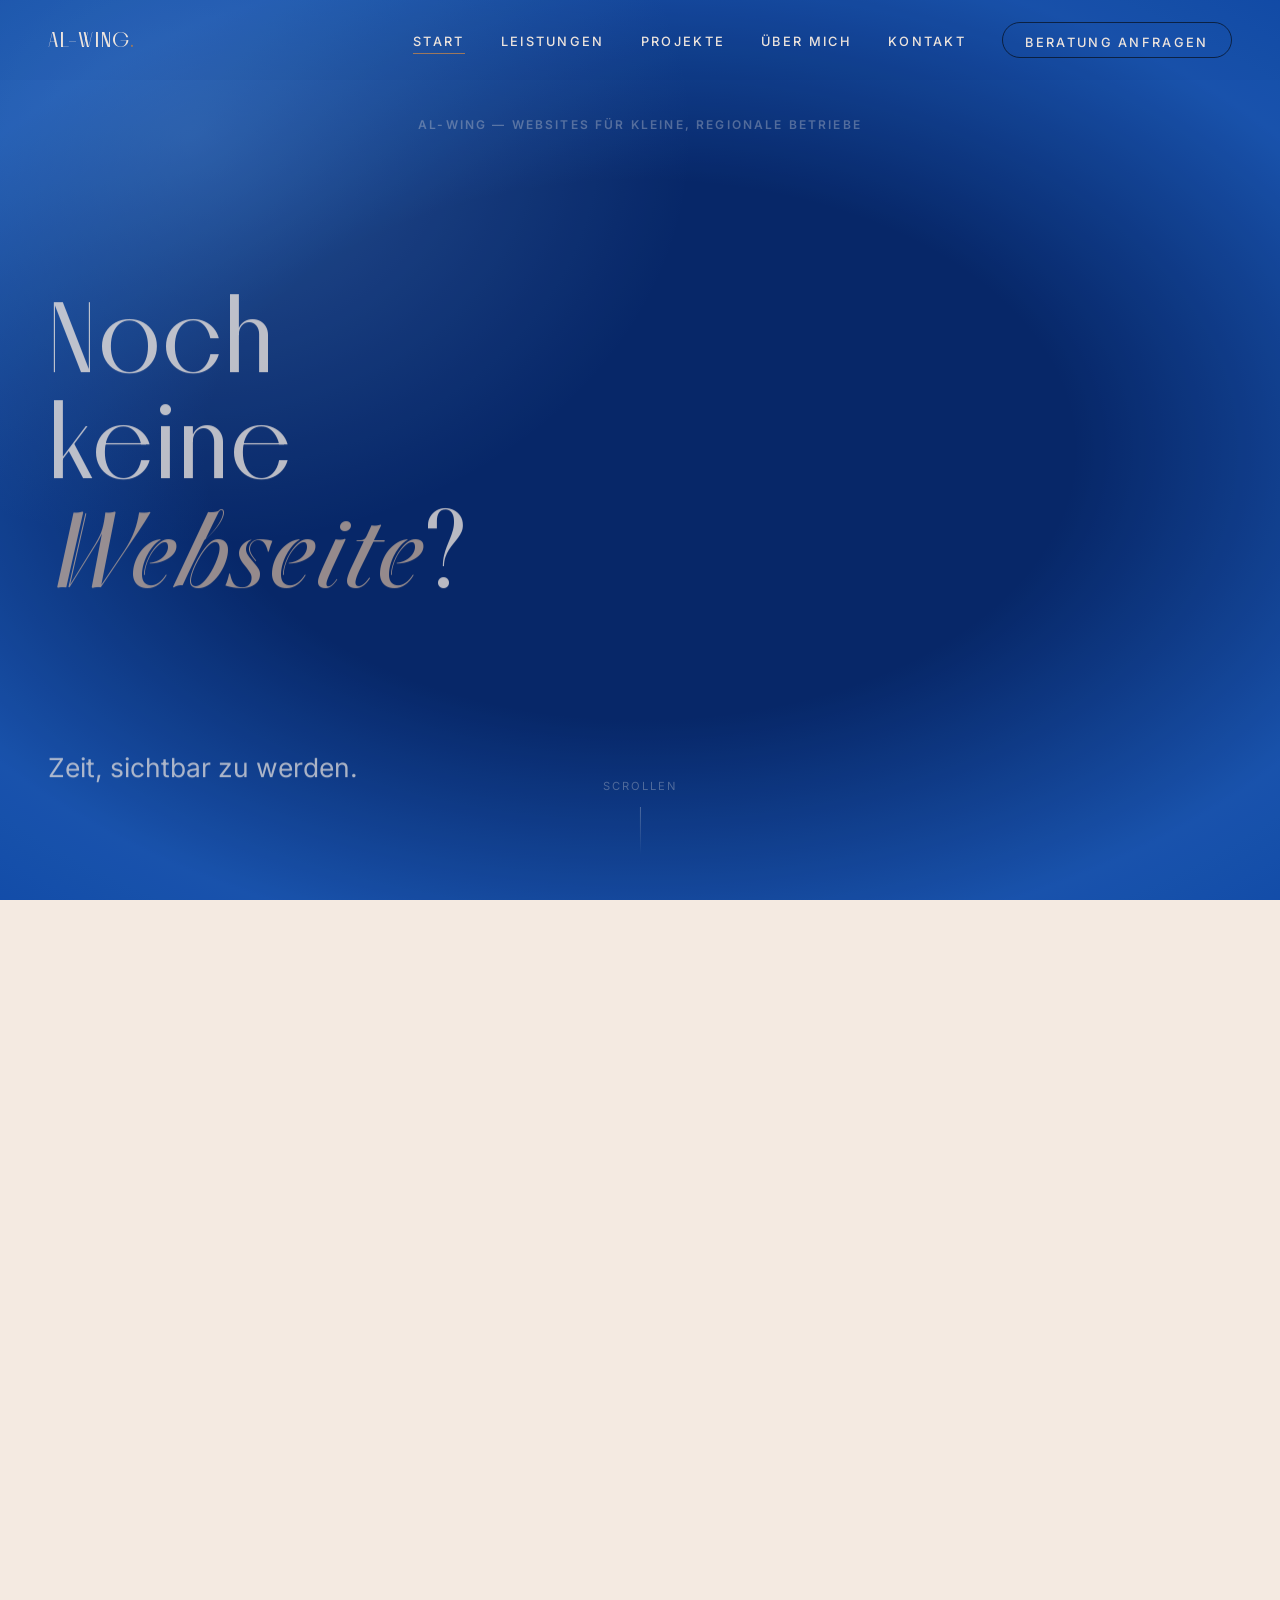
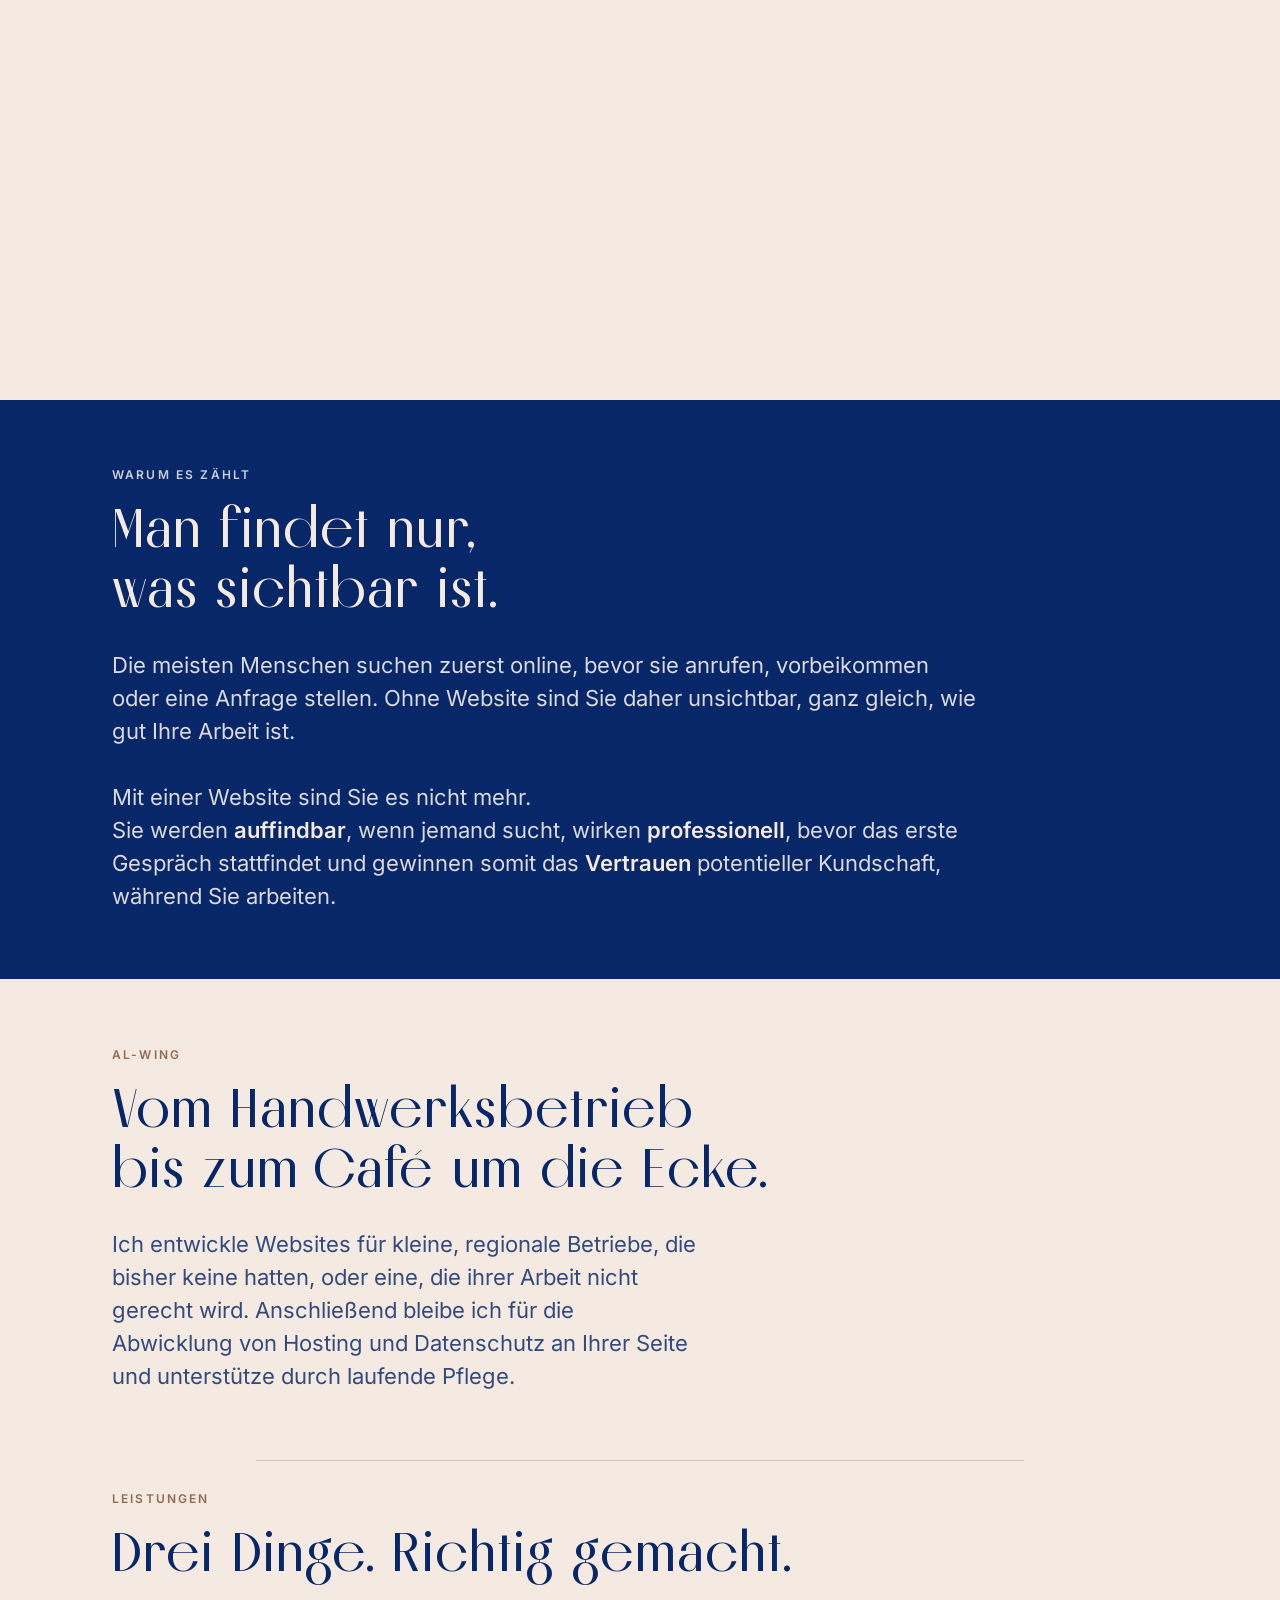
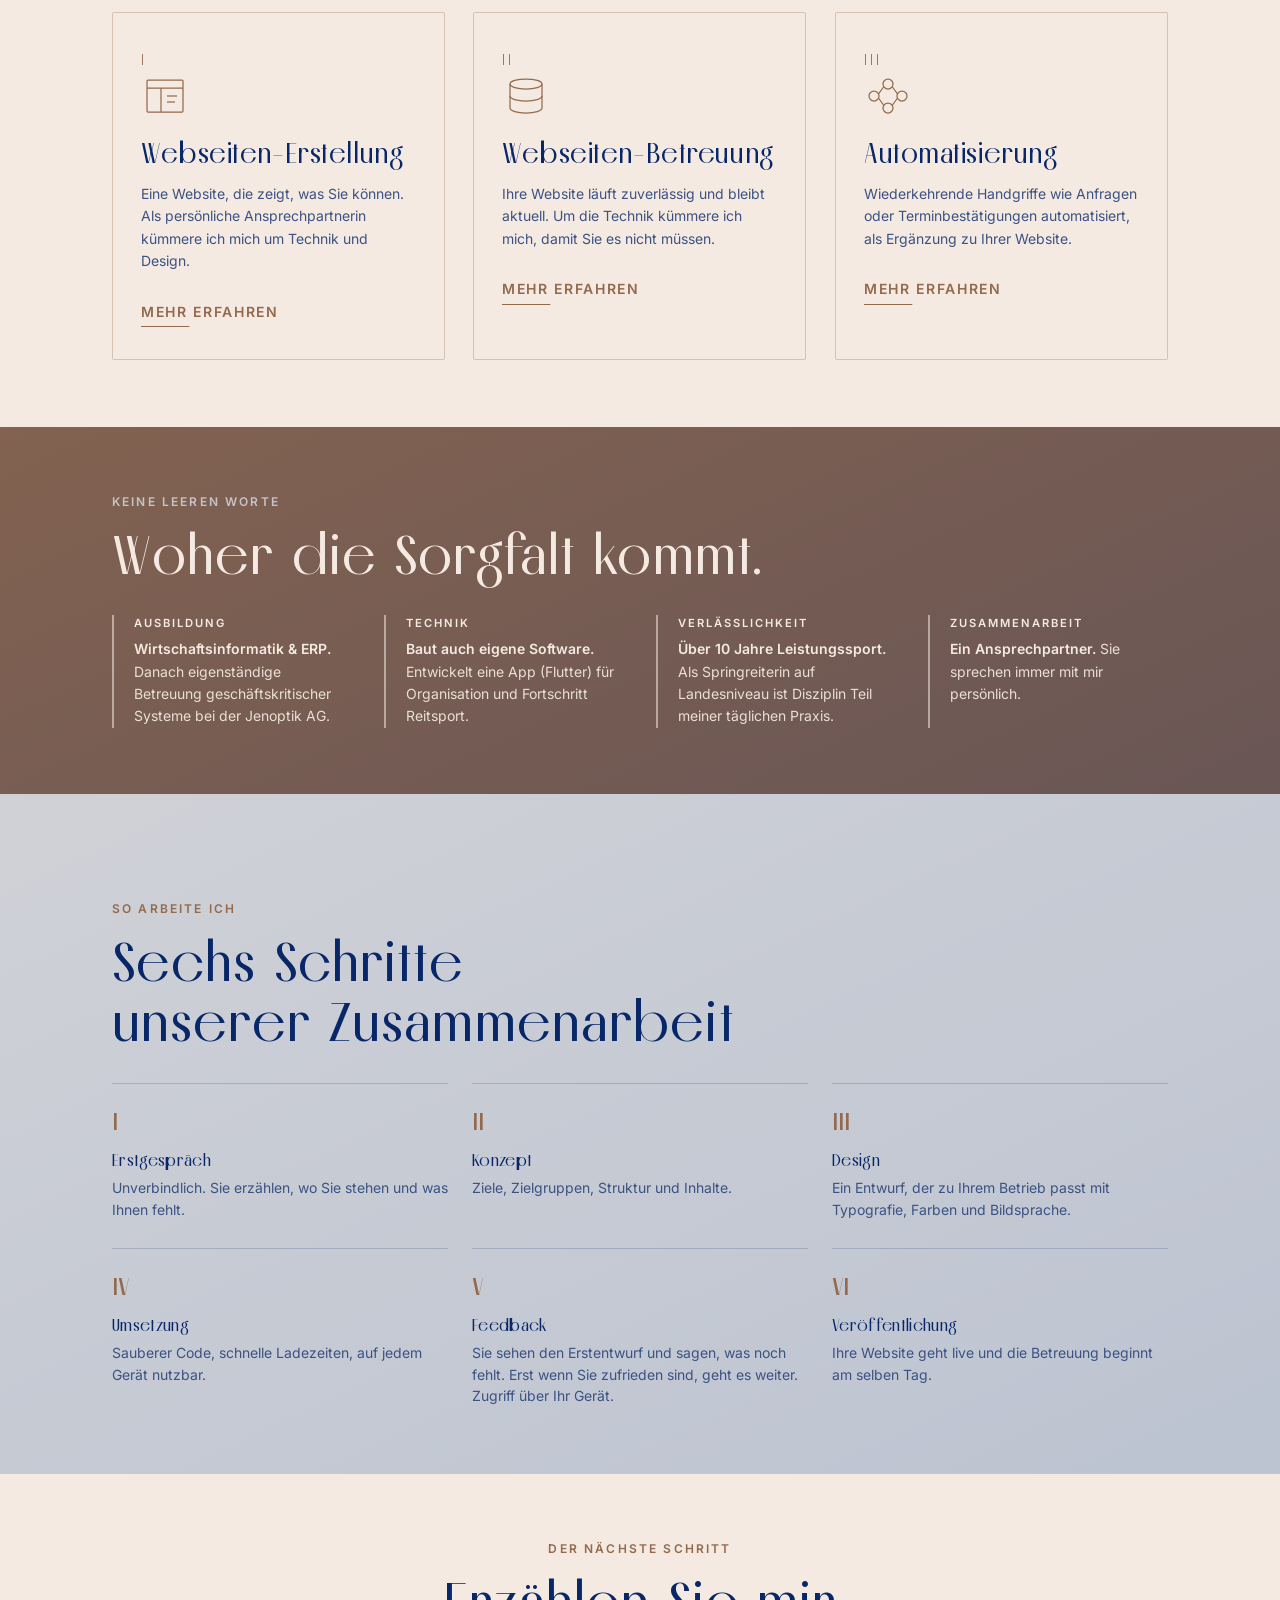
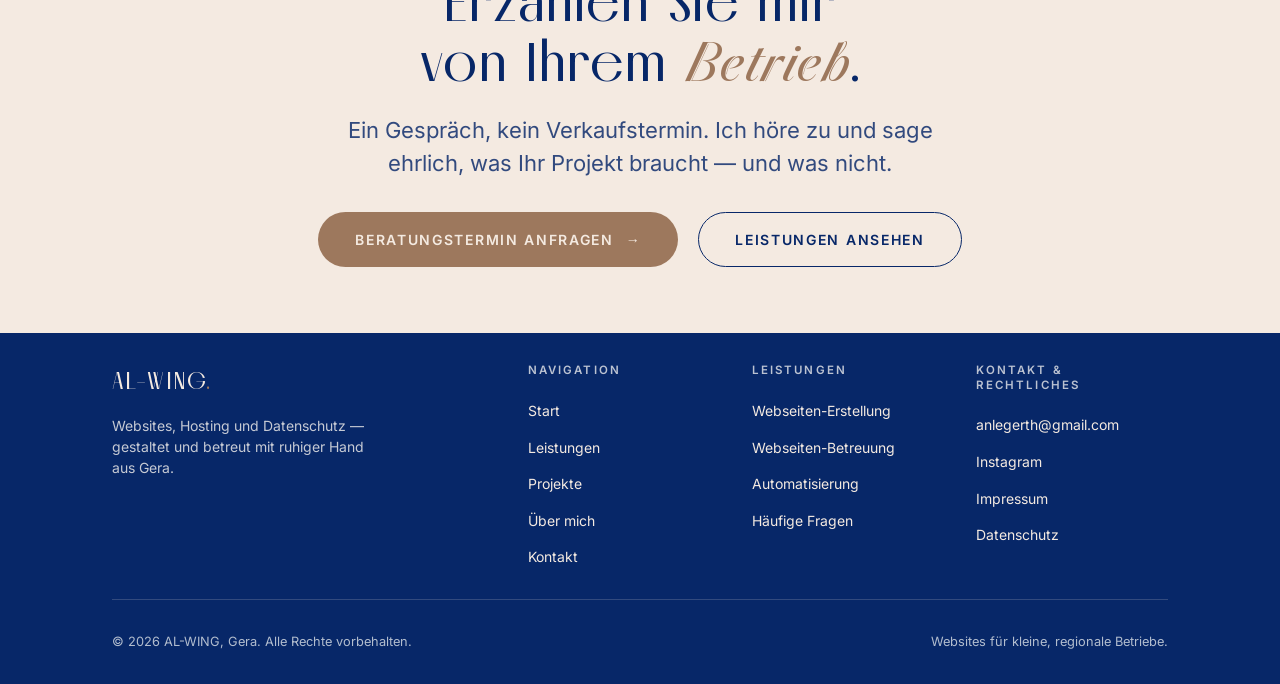
<file: index.html>
<!DOCTYPE html>
<html lang="de" class="no-js">
<head>
  <meta charset="UTF-8">
  <meta name="viewport" content="width=device-width, initial-scale=1.0">
  <title>AL-WING — Websites für kleine, regionale Betriebe</title>
  <meta name="description" content="AL-WING baut Websites für kleine, regionale Betriebe ohne eigene Website — persönlich betreut, mit Hosting und DSGVO-Datenschutz aus einer Hand.">

  <!-- SEO / GEO: Canonical, Open Graph & Twitter Card -->
  <link rel="canonical" href="https://www.al-wing.de/">
  <meta property="og:type" content="website">
  <meta property="og:site_name" content="AL-WING">
  <meta property="og:locale" content="de_DE">
  <meta property="og:title" content="AL-WING — Websites für kleine, regionale Betriebe">
  <meta property="og:description" content="AL-WING baut Websites für kleine, regionale Betriebe ohne eigene Website — persönlich betreut, mit Hosting und DSGVO-Datenschutz aus einer Hand.">
  <meta property="og:url" content="https://www.al-wing.de/">
  <meta property="og:image" content="https://www.al-wing.de/assets/og-image.jpg">
  <meta property="og:image:width" content="1200">
  <meta property="og:image:height" content="630">
  <meta name="twitter:card" content="summary_large_image">
  <meta name="twitter:title" content="AL-WING — Websites für kleine, regionale Betriebe">
  <meta name="twitter:description" content="AL-WING baut Websites für kleine, regionale Betriebe ohne eigene Website — persönlich betreut, mit Hosting und DSGVO-Datenschutz aus einer Hand.">
  <meta name="twitter:image" content="https://www.al-wing.de/assets/og-image.jpg">
  <meta name="theme-color" content="#072768">

  <script type="application/ld+json">
{
  "@context": "https://schema.org",
  "@graph": [
    {
      "@type": "ProfessionalService",
      "@id": "https://www.al-wing.de/#organization",
      "name": "AL-WING",
      "url": "https://www.al-wing.de/",
      "image": "https://www.al-wing.de/assets/og-image.jpg",
      "description": "AL-WING baut Websites für kleine, regionale Betriebe — persönlich betreut, mit Hosting und DSGVO-Datenschutz aus einer Hand.",
      "founder": {
        "@type": "Person",
        "name": "Anna Lena Gerth"
      },
      "address": {
        "@type": "PostalAddress",
        "streetAddress": "Naulitz 9a",
        "postalCode": "07554",
        "addressLocality": "Gera",
        "addressRegion": "Thüringen",
        "addressCountry": "DE"
      },
      "email": "anlegerth@gmail.com",
      "telephone": "+49-1520-2758286",
      "areaServed": {
        "@type": "Country",
        "name": "Deutschland"
      },
      "priceRange": "€€",
      "sameAs": [
        "https://www.instagram.com/alwing.digital/"
      ],
      "knowsLanguage": [
        "de",
        "en"
      ]
    },
    {
      "@type": "WebSite",
      "@id": "https://www.al-wing.de/#website",
      "url": "https://www.al-wing.de/",
      "name": "AL-WING",
      "inLanguage": "de-DE",
      "publisher": {
        "@id": "https://www.al-wing.de/#organization"
      }
    },
    {
      "@type": "WebPage",
      "@id": "https://www.al-wing.de/",
      "url": "https://www.al-wing.de/",
      "name": "AL-WING — Websites für kleine, regionale Betriebe",
      "isPartOf": {
        "@id": "https://www.al-wing.de/#website"
      },
      "about": {
        "@id": "https://www.al-wing.de/#organization"
      },
      "inLanguage": "de-DE"
    }
  ]
}
  </script>
  <!-- Alle Schriften (Inter, Melodrama, Britney) sind lokal eingebunden ueber css/style.css - kein externer Font-CDN mehr. -->

  <!-- Favicon: Monogramm "AL." als Inline-SVG (keine Bilddatei nötig) -->
  <link rel="icon" href="data:image/svg+xml,%3Csvg xmlns='http://www.w3.org/2000/svg' viewBox='0 0 64 64'%3E%3Crect width='64' height='64' fill='%23072768'/%3E%3Ctext x='32' y='43' font-family='Georgia,serif' font-size='26' fill='%23F4EAE1' text-anchor='middle'%3EAL.%3C/text%3E%3C/svg%3E">

  <link rel="stylesheet" href="css/style.css">

  <!-- GSAP + ScrollTrigger: treiben das Video-Scrubbing der Hero-Sektion
       (siehe js/main.js, Abschnitt 4). Selbst gehostet statt über cdnjs,
       damit keine Drittanbieter-Anfrage (mit IP-Übertragung) mehr nötig ist. -->
  <script src="js/vendor/gsap.min.js"></script>
  <script src="js/vendor/ScrollTrigger.min.js"></script>
</head>
<body>
  <a class="skip-link" href="#main">Zum Inhalt springen</a>
  <div class="scroll-progress" aria-hidden="true"></div>

  <header class="site-header header-on-dark">
    <div class="container container--wide header-inner">
      <a class="brand" href="index.html">AL-WING<span class="brand-dot">.</span></a>

      <nav class="site-nav" aria-label="Hauptnavigation">
        <ul class="nav-list">
          <li><a href="index.html" aria-current="page">Start</a></li>
          <li><a href="leistungen.html">Leistungen</a></li>
          <li><a href="projekte.html">Projekte</a></li>
          <li><a href="ueber-mich.html">Über mich</a></li>
          <li><a href="kontakt.html">Kontakt</a></li>
          <li><a class="nav-cta" href="kontakt.html">Beratung anfragen</a></li>
        </ul>
      </nav>

      <button class="nav-toggle" aria-expanded="false" aria-label="Menü öffnen" aria-controls="nav-overlay">
        <span class="bar"></span><span class="bar"></span><span class="bar"></span>
      </button>
    </div>
  </header>

  <!-- Mobiles Vollbild-Menü -->
  <nav class="nav-overlay" id="nav-overlay" aria-label="Mobile Navigation">
    <ul>
      <li><a href="index.html" aria-current="page">Start</a></li>
      <li><a href="leistungen.html">Leistungen</a></li>
          <li><a href="projekte.html">Projekte</a></li>
      <li><a href="ueber-mich.html">Über mich</a></li>
      <li><a href="kontakt.html">Kontakt</a></li>
    </ul>
    <p class="overlay-meta">
      AL-WING · Gera<br>
      <a href="mailto:anlegerth@gmail.com">anlegerth@gmail.com</a>
    </p>
  </nav>

  <main id="main">

    <!-- ================================================================
         HERO — scrollgesteuertes Video-Scrubbing (siehe js/main.js,
         Abschnitt 4, GSAP + ScrollTrigger):
         1) Beim ersten Scrollen blendet das Standbild weich aus, das Video
            übernimmt
         2) Das Video läuft framegenau mit dem Scroll-Fortschritt mit
         3) Der linke Einstiegstext blendet im ersten Drittel aus
         4) Der Header blendet lang gezogen von Dunkelblau zu Cream über
         5) Ab der Hälfte zoomt das Video heran, bis nur noch der
            (schwarze) Laptop-Bildschirm im Bild ist
         6) Das schwarze Overlay blendet ein und hellt zu Cream auf —
            abgeschlossen, bevor Text erscheint
         7) Erst danach fahren Headline und Text (bereits in Navy)
            gestaffelt von unten nach oben ein
         8) Am Ende löst sich die Bühne in den Off-White-Hintergrund der
            nächsten Sektion auf
         (bei prefers-reduced-motion/no-js: statisches Standbild, kein Effekt)
         ================================================================ -->
    <section class="hero" aria-label="Einführung">
      <div id="hero-scroll-container">
        <div class="hero-silk" aria-hidden="true"></div>

        <p class="hero-kicker">AL-WING — Websites für kleine, regionale Betriebe</p>

        <!-- Standbild: fängt unnatürliche KI-Augenbewegungen beim Laden ab,
             bis der erste Scroll das Video übernehmen lässt. Bild selbst
             kommt aus css/style.css (Desktop: Lena-69, Mobile: Lena-20 —
             main.js setzt das passende aria-label). -->
        <div id="hero-fallback-image" role="img" aria-label="Anna Lena Gerth blickt in die Kamera, ein aufgeklappter Laptop in der Hand"></div>

        <!-- preload="none": Auf Mobile (kein Video-Scrubbing, siehe main.js
             Abschnitt 4) wird das Video nie per play()/pause() "aufgewärmt"
             und damit auch nie geladen — spart Datenvolumen. -->
        <video id="hero-video" muted playsinline preload="none" aria-hidden="true">
          <source src="assets/hero-cinematic.mp4" type="video/mp4">
        </video>

        <!-- editierbares, scharfes HTML über dem Video — kein Bild, kein Canvas -->
        <div class="hero-intro-copy">
          <h1 class="hero-intro-copy-line">Noch keine<br><span class="script">Webseite</span>?</h1>
        </div>
        <p class="hero-intro-sub">Zeit, sichtbar zu werden.</p>

        <!-- Ausgeschalteter Laptop-Bildschirm: blendet ein, sobald das Video
             ganz herangezoomt ist; Texte fahren gestaffelt von unten ein.
             Wiederholt die echte Überschrift der folgenden Sektion, daher
             aria-hidden (kein doppelter Inhalt für Screenreader). -->
        <div class="laptop-screen-overlay" aria-hidden="true">
          <div class="laptop-screen-overlay-inner">
            <p class="trigger-headline">Sie leisten gute Arbeit.<br>Zeigen Sie sie.</p>
            <p class="trigger-text">
              Ich erstelle Websites für kleine, regionale Betriebe. Persönlich betreut, mit Hosting und
              DSGVO-konform.
            </p>
          </div>
        </div>

        <p class="hero-cue" aria-hidden="true">Scrollen</p>
      </div>

      <!-- Mobile: kein Video/Zoom (siehe main.js, Abschnitt 4) — dieser Text
           blendet stattdessen ganz regulär per Scroll-Reveal auf beigem
           Grund ein, sobald er in den Viewport scrollt. Sichtbar für
           Screenreader (kein aria-hidden), anders als das Desktop-Pendant
           im Laptop-Bildschirm. -->
      <div class="hero-mobile-followup" data-reveal>
        <p class="trigger-headline">Sie leisten gute Arbeit.<br>Zeigen Sie sie.</p>
        <p class="trigger-text">
          Ich erstelle Websites für kleine, regionale Betriebe. Persönlich betreut, mit Hosting und
          DSGVO-konform.
        </p>
      </div>
    </section>

    <!-- ================================================================
         WARUM ES ZÄHLT — bewusst ein Fließtext-Absatz statt eines
         vierten Icon-Grids (Services, Trust-Badges und Fakten sind
         weiter unten bereits gitterbasiert). Vier Kernbegriffe als
         hervorgehobene Wörter im Satz statt als eigene Boxen. Direkt nach
         dem Hero auf dunklem Grund, damit der Übergang vom cremefarbenen
         Hero-Ende nicht sofort wieder hell wirkt.
         ================================================================ -->
    <section class="section on-dark" aria-labelledby="why-heading">
      <div class="container">
        <div class="section-head" data-reveal>
          <span class="eyebrow">Warum es zählt</span>
          <h2 id="why-heading">Man findet nur, was sichtbar ist.</h2>
        </div>
        <p class="lead lead--wide" data-reveal style="--reveal-delay: 0.08s">
          Die meisten Menschen suchen zuerst online, bevor sie anrufen,
          vorbeikommen oder eine Anfrage stellen. Ohne Website sind Sie
          daher unsichtbar, ganz gleich, wie gut Ihre Arbeit ist. <br><br>
          Mit einer Website sind Sie es nicht mehr. <br> Sie werden
          <strong class="text-accent">auffindbar</strong>, wenn jemand
          sucht, wirken <strong class="text-accent">professionell</strong>,
          bevor das erste Gespräch stattfindet und
          gewinnen somit das <strong class="text-accent">Vertrauen</strong> potentieller Kundschaft,
          während Sie arbeiten.
        </p>
      </div>
    </section>

    <!-- ================================================================
         INTRO — eigenständiger Text, bewusst anders formuliert als die
         Trigger-Headline im Hero (dort nur aria-hidden während der
         Scroll-Choreografie sichtbar), damit derselbe Satz nicht zweimal
         auf der Seite steht. Macht für alle dauerhaft lesbar (auch ohne
         JS und für Screenreader), wer hier konkret gemeint ist — inklusive
         Gastronomie, nicht nur Handwerk.
         ================================================================ -->
    <section class="section" aria-labelledby="intro-heading">
      <div class="container">
        <div class="section-head" data-reveal>
          <span class="eyebrow">AL-WING</span>
          <h2 id="intro-heading">Vom Handwerksbetrieb bis zum Café um die Ecke.</h2>
        </div>
        <p class="lead" data-reveal style="--reveal-delay: 0.08s">
          Ich entwickle Websites für kleine, regionale Betriebe, die bisher
          keine hatten, oder eine, die ihrer Arbeit nicht gerecht wird.
          Anschließend bleibe ich für die Abwicklung von Hosting und Datenschutz
          an Ihrer Seite und unterstütze durch laufende Pflege.
        </p>
      </div>
    </section>

    <!-- ================================================================
         DREI KERNLEISTUNGEN
         ================================================================ -->
    <section class="section section--flush section--flush-bottom section--divide" aria-labelledby="services-heading">
      <div class="container">
        <div class="section-head" data-reveal>
          <span class="eyebrow">Leistungen</span>
          <h2 id="services-heading">Drei Dinge. Richtig gemacht.</h2>
        </div>

        <div class="services-grid">
          <article class="service-card" data-reveal>
            <span class="card-index"></span>
            <div class="card-icon" aria-hidden="true">
              <!-- Feines Linien-Icon: Gestaltungsraster -->
              <svg viewBox="0 0 48 48" fill="none" stroke="currentColor" stroke-width="1.25">
                <rect x="6" y="8" width="36" height="32" rx="1"/>
                <line x1="6" y1="16" x2="42" y2="16"/>
                <line x1="20" y1="16" x2="20" y2="40"/>
                <line x1="26" y1="24" x2="36" y2="24"/>
                <line x1="26" y1="30" x2="34" y2="30"/>
              </svg>
            </div>
            <h3>Webseiten-Erstellung</h3>
            <p>
              Eine Website, die zeigt, was Sie können.
              Als persönliche Ansprechpartnerin kümmere ich mich um Technik und Design.
            </p>
            <a class="link-line" href="leistungen.html#erstellung">Mehr erfahren</a>
          </article>

          <article class="service-card" data-reveal style="--reveal-delay: 0.08s">
            <span class="card-index"></span>
            <div class="card-icon" aria-hidden="true">
              <!-- Feines Linien-Icon: Hosting-Ebenen -->
              <svg viewBox="0 0 48 48" fill="none" stroke="currentColor" stroke-width="1.25">
                <ellipse cx="24" cy="12" rx="16" ry="5"/>
                <path d="M8 12v12c0 2.8 7.2 5 16 5s16-2.2 16-5V12"/>
                <path d="M8 24v12c0 2.8 7.2 5 16 5s16-2.2 16-5V24"/>
              </svg>
            </div>
            <h3>Webseiten-Betreuung</h3>
            <p>
              Ihre Website läuft zuverlässig und bleibt aktuell. Um die Technik kümmere ich mich, damit Sie
              es nicht müssen.
            </p>
            <a class="link-line" href="leistungen.html#betreuung">Mehr erfahren</a>
          </article>

          <article class="service-card" data-reveal style="--reveal-delay: 0.24s">
            <span class="card-index"></span>
            <div class="card-icon" aria-hidden="true">
              <!-- Feines Linien-Icon: vernetzte Abläufe -->
              <svg viewBox="0 0 48 48" fill="none" stroke="currentColor" stroke-width="1.25">
                <circle cx="10" cy="24" r="5"/>
                <circle cx="24" cy="12" r="5"/>
                <circle cx="24" cy="36" r="5"/>
                <circle cx="38" cy="24" r="5"/>
                <path d="M14.5 22l5-7M14.5 26l5 7M28.5 15l5 7M28.5 33l5-7"/>
              </svg>
            </div>
            <h3>Automatisierung</h3>
            <p>
              Wiederkehrende Handgriffe wie Anfragen oder Terminbestätigungen automatisiert, als
              Ergänzung zu Ihrer Website.
            </p>
            <a class="link-line" href="leistungen.html#automatisierung">Mehr erfahren</a>
          </article>
        </div>
      </div>
    </section>

    <!-- ================================================================
         FAKTEN — belegt die Versprechen mit überprüfbaren Tatsachen statt
         eines weiteren Zitats (siehe Details auf „Über mich"). Auf warmem
         Grund (.section--warm), damit nach Intro und Leistungen nicht eine
         dritte helle Cream-Section in Folge steht, aber auch kein zweiter
         dunkler Vollbild-Block direkt vor der Prozess-Section entsteht.
         ================================================================ -->
    <section class="section section--warm" aria-labelledby="facts-heading">
      <div class="container">
        <div class="section-head" data-reveal>
          <span class="eyebrow">Keine leeren Worte</span>
          <h2 id="facts-heading">Woher die Sorgfalt kommt.</h2>
        </div>
        <div class="fact-grid">
          <div class="fact-item" data-reveal>
            <span class="fact-label">Ausbildung</span>
            <p class="fact-value"><strong>Wirtschaftsinformatik &amp; ERP.</strong> Danach eigenständige Betreuung geschäftskritischer Systeme bei der Jenoptik&nbsp;AG.</p>
          </div>
          <div class="fact-item" data-reveal style="--reveal-delay: 0.08s">
            <span class="fact-label">Technik</span>
            <p class="fact-value"><strong>Baut auch eigene Software.</strong> Entwickelt eine App (Flutter) für Organisation und Fortschritt Reitsport.</p>
          </div>
          <div class="fact-item" data-reveal style="--reveal-delay: 0.16s">
            <span class="fact-label">Verlässlichkeit</span>
            <p class="fact-value"><strong>Über 10 Jahre Leistungssport.</strong> Als Springreiterin auf Landesniveau ist Disziplin Teil meiner täglichen Praxis.</p>
          </div>
          <div class="fact-item" data-reveal style="--reveal-delay: 0.24s">
            <span class="fact-label">Zusammenarbeit</span>
            <p class="fact-value"><strong>Ein Ansprechpartner.</strong> Sie sprechen immer mit mir persönlich.</p>
          </div>
        </div>
      </div>
    </section>

    <!-- ================================================================
         PROZESS — Vertrauen durch Klarheit
         ================================================================ -->
    <section class="section section--steel process" aria-labelledby="process-heading">
      <div class="container">
        <div class="section-head" data-reveal>
          <span class="eyebrow">So arbeite ich</span>
          <h2 id="process-heading">Sechs Schritte<br>unserer Zusammenarbeit</h2>
        </div>

        <ol class="process-list">
          <li class="process-step" data-reveal>
            <h3>Erstgespräch</h3>
            <p>Unverbindlich. Sie erzählen, wo Sie stehen und was Ihnen fehlt.</p>
          </li>
          <li class="process-step" data-reveal style="--reveal-delay: 0.08s">
            <h3>Konzept</h3>
            <p>Ziele, Zielgruppen, Struktur und Inhalte.</p>
          </li>
          <li class="process-step" data-reveal style="--reveal-delay: 0.16s">
            <h3>Design</h3>
            <p>Ein Entwurf, der zu Ihrem Betrieb passt mit Typografie, Farben und Bildsprache.</p>
          </li>
          <li class="process-step" data-reveal style="--reveal-delay: 0.08s">
            <h3>Umsetzung</h3>
            <p>Sauberer Code, schnelle Ladezeiten, auf jedem Gerät nutzbar.</p>
          </li>
          <li class="process-step" data-reveal style="--reveal-delay: 0.16s">
            <h3>Feedback</h3>
            <p>Sie sehen den Erstentwurf und sagen, was noch fehlt. Erst wenn Sie zufrieden sind, geht es weiter. Zugriff über Ihr Gerät.</p>
          </li>
          <li class="process-step" data-reveal style="--reveal-delay: 0.24s">
            <h3>Veröffentlichung</h3>
            <p>Ihre Website geht live und die Betreuung beginnt am selben Tag.</p>
          </li>
        </ol>
      </div>
    </section>

    <!-- ================================================================
         CALL-TO-ACTION
         ================================================================ -->
    <section class="section cta-band" aria-labelledby="cta-heading">
      <div class="container">
        <span class="eyebrow" data-reveal>Der nächste Schritt</span>
        <h2 id="cta-heading" data-reveal style="--reveal-delay: 0.08s">
          Erzählen Sie mir von Ihrem <span class="script">Betrieb</span>.
        </h2>
        <p class="lead" data-reveal style="--reveal-delay: 0.16s">
          Ein Gespräch, kein Verkaufstermin. Ich höre zu und sage ehrlich,
          was Ihr Projekt braucht — und was nicht.
        </p>
        <div class="cta-actions" data-reveal style="--reveal-delay: 0.24s">
          <a class="btn btn--primary" href="kontakt.html">Beratungstermin anfragen <span class="btn-arrow" aria-hidden="true">→</span></a>
          <a class="btn btn--outline" href="leistungen.html">Leistungen ansehen</a>
        </div>
      </div>
    </section>

  </main>

  <footer class="site-footer">
    <div class="container">
      <div class="footer-grid">
        <div class="footer-brand">
          <a class="brand" href="index.html">AL-WING<span class="brand-dot">.</span></a>
          <p>Websites, Hosting und Datenschutz — gestaltet und betreut mit ruhiger Hand aus Gera.</p>
        </div>
        <nav class="footer-col" aria-label="Footer-Navigation">
          <h3>Navigation</h3>
          <ul>
            <li><a href="index.html">Start</a></li>
            <li><a href="leistungen.html">Leistungen</a></li>
            <li><a href="projekte.html">Projekte</a></li>
            <li><a href="ueber-mich.html">Über mich</a></li>
            <li><a href="kontakt.html">Kontakt</a></li>
          </ul>
        </nav>
        <div class="footer-col">
          <h3>Leistungen</h3>
          <ul>
            <li><a href="leistungen.html#erstellung">Webseiten-Erstellung</a></li>
            <li><a href="leistungen.html#betreuung">Webseiten-Betreuung</a></li>
            <li><a href="leistungen.html#automatisierung">Automatisierung</a></li>
            <li><a href="leistungen.html#faq">Häufige Fragen</a></li>
          </ul>
        </div>
        <div class="footer-col">
          <h3>Kontakt &amp; Rechtliches</h3>
          <ul>
            <li><a href="mailto:anlegerth@gmail.com">anlegerth@gmail.com</a></li>
            <li><a href="https://www.instagram.com/alwing.digital/" target="_blank" rel="noopener">Instagram</a></li>
            <li><a href="impressum.html">Impressum</a></li>
            <li><a href="datenschutz.html">Datenschutz</a></li>
          </ul>
        </div>
      </div>
      <div class="footer-bottom">
        <p>© <span data-year>2026</span> AL-WING, Gera. Alle Rechte vorbehalten.</p>
        <p>Websites für kleine, regionale Betriebe.</p>
      </div>
    </div>
  </footer>

  <script src="js/main.js"></script>
</body>
</html>
</file>
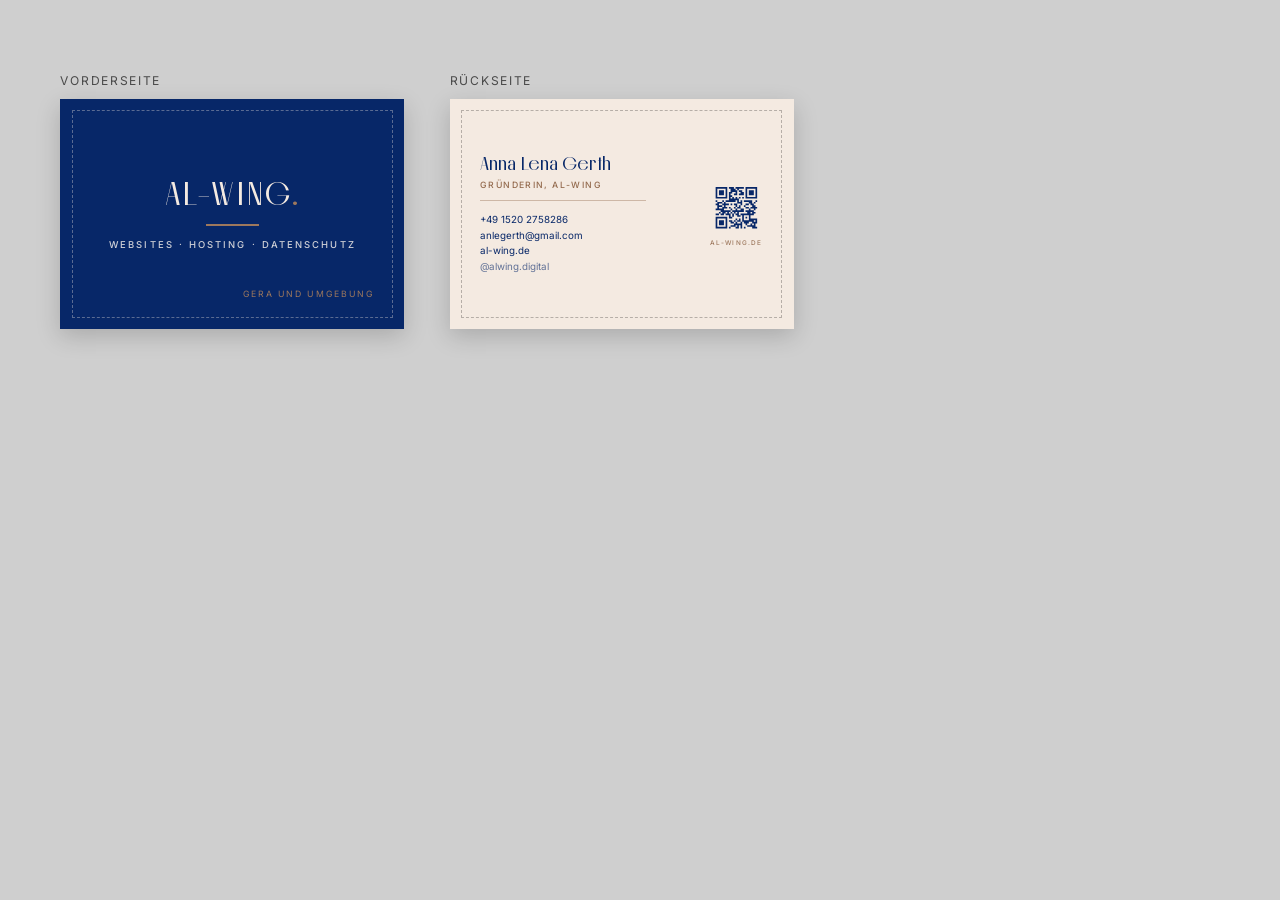
<file: visitenkarte/index.html>
<!DOCTYPE html>
<html lang="de">
<head>
<meta charset="UTF-8">
<title>Visitenkarte — AL-WING</title>
<meta name="viewport" content="width=device-width, initial-scale=1.0">
<style>
  /* Schriften — statische Schnitte statt Variable Fonts: Chromiums PDF-Export
     bettet Variable Fonts nicht als echte Schrift ein, sondern rastert jeden
     Buchstaben als Type3-Umriss ("nicht eingebettete Schriftarten" bei
     Druckdienstleistern wie Vistaprint). Statische Schnitte werden sauber
     als TrueType/CFF eingebettet. */
  @font-face {
    font-family: "Inter";
    font-style: normal;
    font-weight: 400;
    src: url("fonts/Inter-Regular-static.ttf") format("truetype");
  }
  @font-face {
    font-family: "Inter";
    font-style: normal;
    font-weight: 500;
    src: url("fonts/Inter-Medium-static.ttf") format("truetype");
  }
  @font-face {
    font-family: "Melodrama";
    font-style: normal;
    font-weight: 500;
    src: url("fonts/Melodrama-Medium-static.ttf") format("truetype");
  }

  :root {
    --color-navy: #072768;
    --color-steel-blue: #5079B2;
    --color-cream: #F4EAE1;
    --color-tan: #9D785D;
    --color-brown: #936A4D;
    --font-display: "Melodrama", "Cormorant Garamond", Georgia, serif;
    --font-body: "Inter", "Helvetica Neue", Arial, sans-serif;

    /* Standard-EU-Visitenkarte 85 x 55 mm, plus 3 mm Beschnittzugabe je Seite */
    --trim-w: 85mm;
    --trim-h: 55mm;
    --bleed: 3mm;
    --card-w: calc(var(--trim-w) + 2 * var(--bleed));
    --card-h: calc(var(--trim-h) + 2 * var(--bleed));
    --safe: 8mm; /* Sicherheitsabstand für Text ab Anschnittkante */
  }

  * { box-sizing: border-box; }

  html, body {
    margin: 0;
    padding: 0;
    background: #cfcfcf;
    font-family: var(--font-body);
  }

  /* Bildschirm-Vorschau: beide Seiten nebeneinander, mit Beschnittkennzeichnung */
  .preview {
    display: flex;
    flex-wrap: wrap;
    gap: 12mm;
    padding: 16mm;
    align-items: flex-start;
  }

  .card-wrap {
    position: relative;
  }

  .card-label {
    font-family: var(--font-body);
    font-size: 3.2mm;
    letter-spacing: 0.14em;
    text-transform: uppercase;
    color: #4a4a4a;
    margin-bottom: 3mm;
  }

  .card {
    width: var(--card-w);
    height: var(--card-h);
    position: relative;
    overflow: hidden;
    box-shadow: 0 2mm 6mm rgba(0,0,0,0.18);
  }

  /* gestrichelte Trimlinie nur als Bildschirm-Hilfslinie, nicht im Druckexport der Einzelseiten sichtbar */
  .trim-guide {
    position: absolute;
    inset: var(--bleed);
    border: 0.25mm dashed rgba(0,0,0,0.25);
    pointer-events: none;
  }
  .card--front .trim-guide { border-color: rgba(244,234,225,0.35); }

  /* ---------- Vorderseite ---------- */
  .card--front {
    background: var(--color-navy);
    color: var(--color-cream);
    display: flex;
    flex-direction: column;
    align-items: center;
    justify-content: center;
    text-align: center;
  }

  .front-content {
    position: relative;
    z-index: 1;
    padding: 0 var(--safe);
  }

  .front-wordmark {
    font-family: var(--font-display);
    font-weight: 500;
    font-size: 8.6mm;
    letter-spacing: 0.08em;
    color: var(--color-cream);
    line-height: 1;
    white-space: nowrap;
  }
  .front-wordmark .dot { color: var(--color-tan); }

  .front-rule {
    width: 14mm;
    height: 0.35mm;
    background: var(--color-tan);
    margin: 3.6mm auto;
  }

  .front-tagline {
    font-family: var(--font-body);
    font-weight: 500;
    font-size: 2.5mm;
    letter-spacing: 0.22em;
    text-transform: uppercase;
    color: color-mix(in srgb, var(--color-cream) 78%, var(--color-steel-blue));
  }

  .front-city {
    position: absolute;
    right: var(--safe);
    bottom: var(--safe);
    font-family: var(--font-body);
    font-size: 2.3mm;
    letter-spacing: 0.24em;
    text-transform: uppercase;
    color: var(--color-tan);
  }

  /* ---------- Rückseite ---------- */
  .card--back {
    background: var(--color-cream);
    color: var(--color-navy);
  }

  .back-content {
    position: absolute;
    inset: 0;
    padding: var(--safe);
    display: flex;
    flex-direction: column;
    justify-content: center;
    gap: 5.5mm;
  }

  .back-name {
    font-family: var(--font-display);
    font-weight: 500;
    font-size: 5mm;
    color: var(--color-navy);
    line-height: 1.15;
  }

  .back-role {
    margin-top: 1.2mm;
    font-family: var(--font-body);
    font-weight: 500;
    font-size: 2.3mm;
    letter-spacing: 0.16em;
    text-transform: uppercase;
    color: var(--color-brown);
  }

  .back-rule {
    width: 44mm;
    max-width: 100%;
    height: 0.3mm;
    background: color-mix(in srgb, var(--color-tan) 45%, transparent);
    margin: 2.8mm 0;
  }

  .back-contact {
    font-family: var(--font-body);
    font-size: 2.6mm;
    line-height: 1.6;
    color: var(--color-navy);
  }
  .back-contact .muted {
    color: color-mix(in srgb, var(--color-navy) 62%, var(--color-cream));
  }

  .back-qr {
    position: absolute;
    right: var(--safe);
    top: 50%;
    transform: translateY(-50%);
    display: flex;
    flex-direction: column;
    align-items: center;
    gap: 1.2mm;
  }

  .back-qr svg {
    width: 14.5mm;
    height: 14.5mm;
    display: block;
  }
  .back-qr svg path { fill: var(--color-navy); }

  .back-qr-caption {
    font-family: var(--font-body);
    font-weight: 500;
    font-size: 1.7mm;
    letter-spacing: 0.16em;
    text-transform: uppercase;
    color: var(--color-tan);
    white-space: nowrap;
  }

  /* ---------- Druck ---------- */
  @media print {
    html, body { background: #fff; }
    .preview {
      display: block;
      padding: 0;
      gap: 0;
    }
    .card-wrap {
      page-break-after: always;
    }
    .card-wrap:last-child { page-break-after: auto; }
    .card-label { display: none; }
    .trim-guide { display: none; }
    .card { box-shadow: none; }
    @page {
      size: var(--card-w) var(--card-h);
      margin: 0;
    }
  }
</style>
</head>
<body>

  <div class="preview">
    <div class="card-wrap">
      <p class="card-label">Vorderseite</p>
      <div class="card card--front" id="front">
        <div class="trim-guide"></div>
        <div class="front-content">
          <div class="front-wordmark">AL-WING<span class="dot">.</span></div>
          <div class="front-rule"></div>
          <div class="front-tagline">Websites · Hosting · Datenschutz</div>
        </div>
        <div class="front-city">Gera und Umgebung</div>
      </div>
    </div>

    <div class="card-wrap">
      <p class="card-label">Rückseite</p>
      <div class="card card--back" id="back">
        <div class="trim-guide"></div>
        <div class="back-content">
          <div class="back-info">
            <div class="back-name">Anna Lena Gerth</div>
            <div class="back-role">Gründerin, AL-WING</div>
            <div class="back-rule"></div>
            <div class="back-contact">
              +49 1520 2758286<br>
              anlegerth@gmail.com<br>
              al-wing.de<br>
              <span class="muted">@alwing.digital</span>
            </div>
          </div>
        </div>

        <div class="back-qr">
          <svg viewBox="0 0 33 33" xmlns="http://www.w3.org/2000/svg" role="img" aria-label="QR-Code zu al-wing.de">
            <path d="M4,4H5V5H4zM5,4H6V5H5zM6,4H7V5H6zM7,4H8V5H7zM8,4H9V5H8zM9,4H10V5H9zM10,4H11V5H10zM12,4H13V5H12zM13,4H14V5H13zM14,4H15V5H14zM16,4H17V5H16zM17,4H18V5H17zM18,4H19V5H18zM19,4H20V5H19zM20,4H21V5H20zM22,4H23V5H22zM23,4H24V5H23zM24,4H25V5H24zM25,4H26V5H25zM26,4H27V5H26zM27,4H28V5H27zM28,4H29V5H28zM4,5H5V6H4zM10,5H11V6H10zM13,5H14V6H13zM14,5H15V6H14zM15,5H16V6H15zM17,5H18V6H17zM22,5H23V6H22zM28,5H29V6H28zM4,6H5V7H4zM6,6H7V7H6zM7,6H8V7H7zM8,6H9V7H8zM10,6H11V7H10zM13,6H14V7H13zM14,6H15V7H14zM15,6H16V7H15zM16,6H17V7H16zM18,6H19V7H18zM19,6H20V7H19zM22,6H23V7H22zM24,6H25V7H24zM25,6H26V7H25zM26,6H27V7H26zM28,6H29V7H28zM4,7H5V8H4zM6,7H7V8H6zM7,7H8V8H7zM8,7H9V8H8zM10,7H11V8H10zM12,7H13V8H12zM13,7H14V8H13zM16,7H17V8H16zM19,7H20V8H19zM20,7H21V8H20zM22,7H23V8H22zM24,7H25V8H24zM25,7H26V8H25zM26,7H27V8H26zM28,7H29V8H28zM4,8H5V9H4zM6,8H7V9H6zM7,8H8V9H7zM8,8H9V9H8zM10,8H11V9H10zM12,8H13V9H12zM15,8H16V9H15zM16,8H17V9H16zM18,8H19V9H18zM19,8H20V9H19zM20,8H21V9H20zM22,8H23V9H22zM24,8H25V9H24zM25,8H26V9H25zM26,8H27V9H26zM28,8H29V9H28zM4,9H5V10H4zM10,9H11V10H10zM12,9H13V10H12zM13,9H14V10H13zM22,9H23V10H22zM28,9H29V10H28zM4,10H5V11H4zM5,10H6V11H5zM6,10H7V11H6zM7,10H8V11H7zM8,10H9V11H8zM9,10H10V11H9zM10,10H11V11H10zM12,10H13V11H12zM14,10H15V11H14zM16,10H17V11H16zM18,10H19V11H18zM20,10H21V11H20zM22,10H23V11H22zM23,10H24V11H23zM24,10H25V11H24zM25,10H26V11H25zM26,10H27V11H26zM27,10H28V11H27zM28,10H29V11H28zM12,11H13V12H12zM13,11H14V12H13zM14,11H15V12H14zM15,11H16V12H15zM16,11H17V12H16zM17,11H18V12H17zM4,12H5V13H4zM8,12H9V13H8zM10,12H11V13H10zM11,12H12V13H11zM12,12H13V13H12zM13,12H14V13H13zM14,12H15V13H14zM15,12H16V13H15zM17,12H18V13H17zM19,12H20V13H19zM21,12H22V13H21zM22,12H23V13H22zM23,12H24V13H23zM24,12H25V13H24zM25,12H26V13H25zM28,12H29V13H28zM5,13H6V14H5zM6,13H7V14H6zM7,13H8V14H7zM9,13H10V14H9zM17,13H18V14H17zM18,13H19V14H18zM19,13H20V14H19zM24,13H25V14H24zM25,13H26V14H25zM27,13H28V14H27zM4,14H5V15H4zM5,14H6V15H5zM8,14H9V15H8zM9,14H10V15H9zM10,14H11V15H10zM11,14H12V15H11zM13,14H14V15H13zM15,14H16V15H15zM16,14H17V15H16zM19,14H20V15H19zM22,14H23V15H22zM23,14H24V15H23zM25,14H26V15H25zM26,14H27V15H26zM5,15H6V16H5zM6,15H7V16H6zM7,15H8V16H7zM9,15H10V16H9zM16,15H17V16H16zM18,15H19V16H18zM21,15H22V16H21zM26,15H27V16H26zM27,15H28V16H27zM5,16H6V17H5zM8,16H9V17H8zM9,16H10V17H9zM10,16H11V17H10zM12,16H13V17H12zM15,16H16V17H15zM17,16H18V17H17zM18,16H19V17H18zM22,16H23V17H22zM23,16H24V17H23zM25,16H26V17H25zM26,16H27V17H26zM27,16H28V17H27zM28,16H29V17H28zM4,17H5V18H4zM5,17H6V18H5zM6,17H7V18H6zM7,17H8V18H7zM8,17H9V18H8zM13,17H14V18H13zM16,17H17V18H16zM19,17H20V18H19zM20,17H21V18H20zM24,17H25V18H24zM27,17H28V18H27zM7,18H8V19H7zM8,18H9V19H8zM9,18H10V19H9zM10,18H11V19H10zM11,18H12V19H11zM12,18H13V19H12zM14,18H15V19H14zM15,18H16V19H15zM16,18H17V19H16zM17,18H18V19H17zM18,18H19V19H18zM19,18H20V19H19zM20,18H21V19H20zM22,18H23V19H22zM23,18H24V19H23zM24,18H25V19H24zM25,18H26V19H25zM26,18H27V19H26zM6,19H7V20H6zM8,19H9V20H8zM9,19H10V20H9zM11,19H12V20H11zM13,19H14V20H13zM15,19H16V20H15zM17,19H18V20H17zM23,19H24V20H23zM24,19H25V20H24zM26,19H27V20H26zM27,19H28V20H27zM4,20H5V21H4zM5,20H6V21H5zM7,20H8V21H7zM8,20H9V21H8zM10,20H11V21H10zM11,20H12V21H11zM12,20H13V21H12zM14,20H15V21H14zM16,20H17V21H16zM17,20H18V21H17zM19,20H20V21H19zM20,20H21V21H20zM21,20H22V21H21zM22,20H23V21H22zM23,20H24V21H23zM24,20H25V21H24zM25,20H26V21H25zM26,20H27V21H26zM12,21H13V22H12zM14,21H15V22H14zM17,21H18V22H17zM18,21H19V22H18zM20,21H21V22H20zM24,21H25V22H24zM4,22H5V23H4zM5,22H6V23H5zM6,22H7V23H6zM7,22H8V23H7zM8,22H9V23H8zM9,22H10V23H9zM10,22H11V23H10zM12,22H13V23H12zM13,22H14V23H13zM20,22H21V23H20zM22,22H23V23H22zM24,22H25V23H24zM4,23H5V24H4zM10,23H11V24H10zM16,23H17V24H16zM18,23H19V24H18zM20,23H21V24H20zM24,23H25V24H24zM25,23H26V24H25zM26,23H27V24H26zM27,23H28V24H27zM28,23H29V24H28zM4,24H5V25H4zM6,24H7V25H6zM7,24H8V25H7zM8,24H9V25H8zM10,24H11V25H10zM12,24H13V25H12zM13,24H14V25H13zM15,24H16V25H15zM17,24H18V25H17zM18,24H19V25H18zM20,24H21V25H20zM21,24H22V25H21zM22,24H23V25H22zM23,24H24V25H23zM24,24H25V25H24zM25,24H26V25H25zM26,24H27V25H26zM28,24H29V25H28zM4,25H5V26H4zM6,25H7V26H6zM7,25H8V26H7zM8,25H9V26H8zM10,25H11V26H10zM13,25H14V26H13zM14,25H15V26H14zM16,25H17V26H16zM19,25H20V26H19zM21,25H22V26H21zM22,25H23V26H22zM23,25H24V26H23zM26,25H27V26H26zM27,25H28V26H27zM28,25H29V26H28zM4,26H5V27H4zM6,26H7V27H6zM7,26H8V27H7zM8,26H9V27H8zM10,26H11V27H10zM15,26H16V27H15zM16,26H17V27H16zM17,26H18V27H17zM18,26H19V27H18zM19,26H20V27H19zM22,26H23V27H22zM25,26H26V27H25zM27,26H28V27H27zM4,27H5V28H4zM10,27H11V28H10zM13,27H14V28H13zM14,27H15V28H14zM15,27H16V28H15zM17,27H18V28H17zM19,27H20V28H19zM23,27H24V28H23zM24,27H25V28H24zM25,27H26V28H25zM26,27H27V28H26zM27,27H28V28H27zM4,28H5V29H4zM5,28H6V29H5zM6,28H7V29H6zM7,28H8V29H7zM8,28H9V29H8zM9,28H10V29H9zM10,28H11V29H10zM12,28H13V29H12zM16,28H17V29H16zM17,28H18V29H17zM19,28H20V29H19zM21,28H22V29H21zM26,28H27V29H26zM27,28H28V29H27zM28,28H29V29H28z" />
          </svg>
          <span class="back-qr-caption">al-wing.de</span>
        </div>
      </div>
    </div>
  </div>

</body>
</html>
</file>
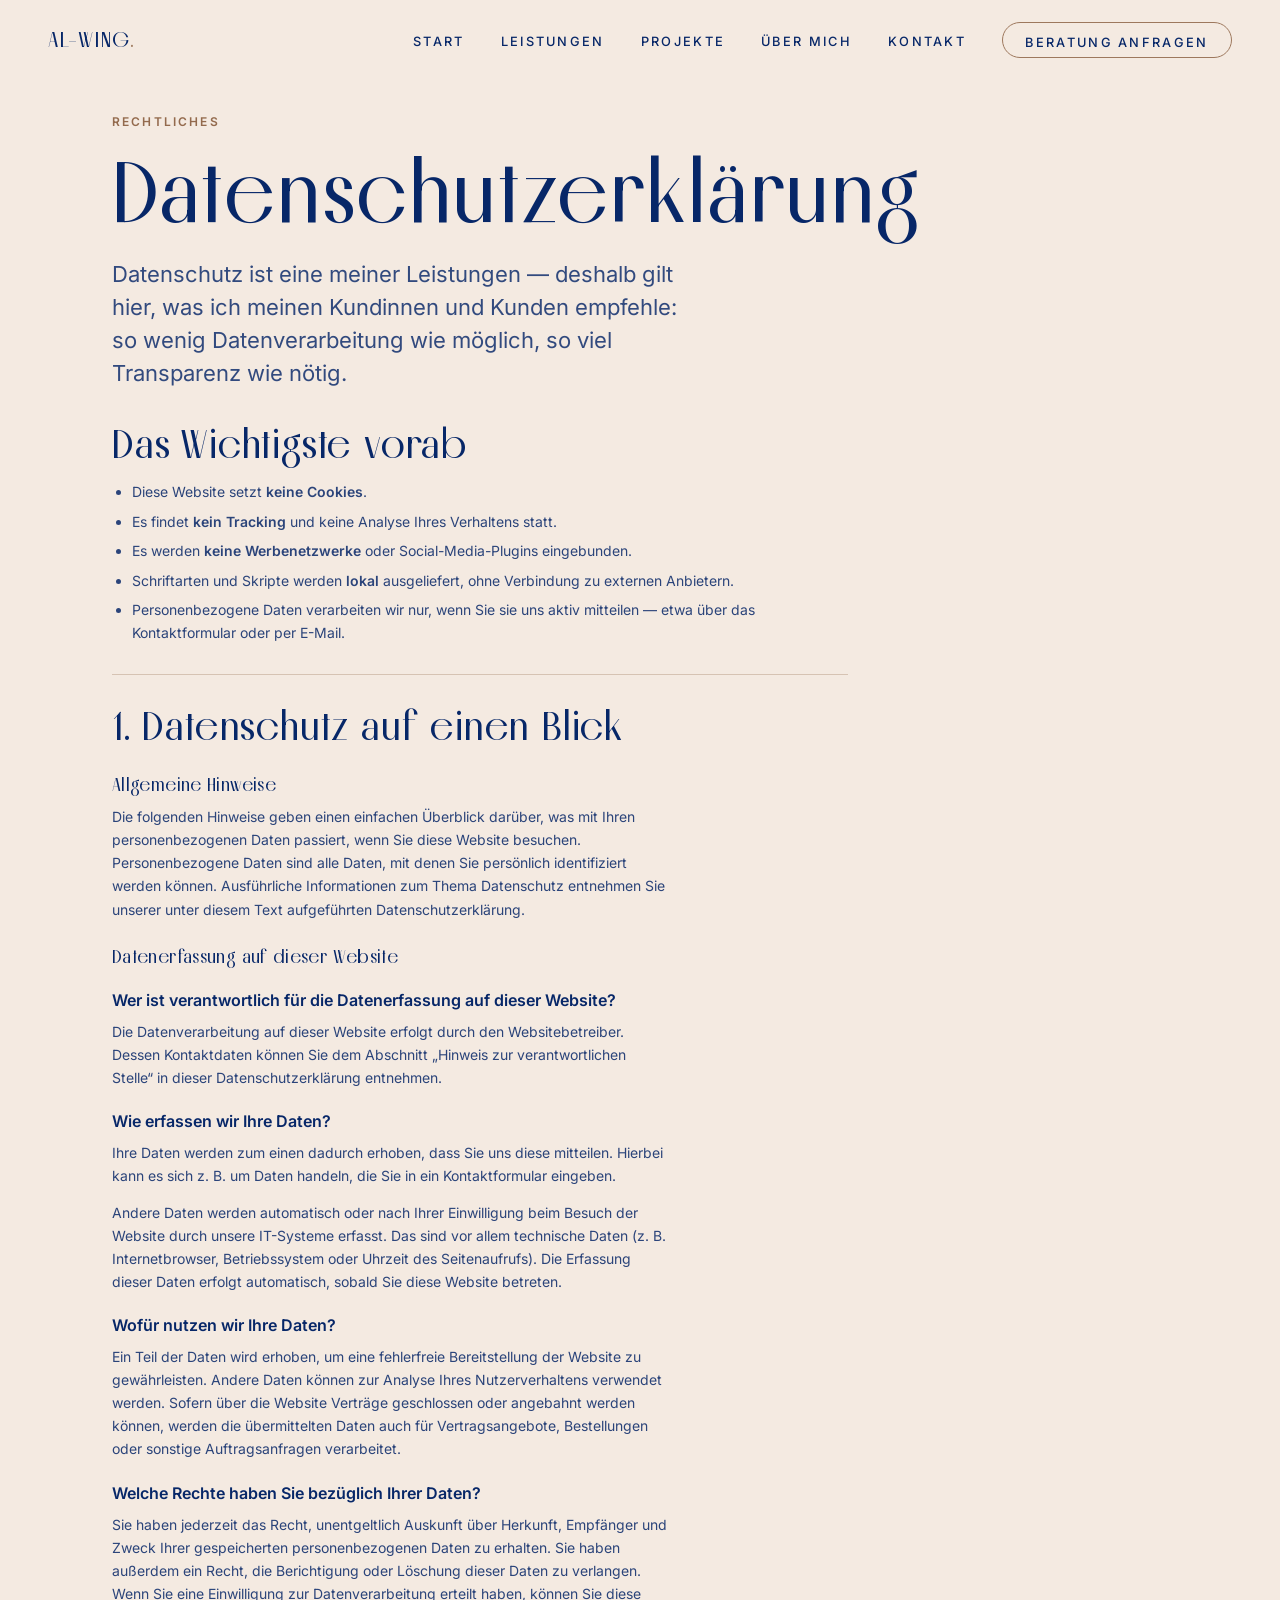
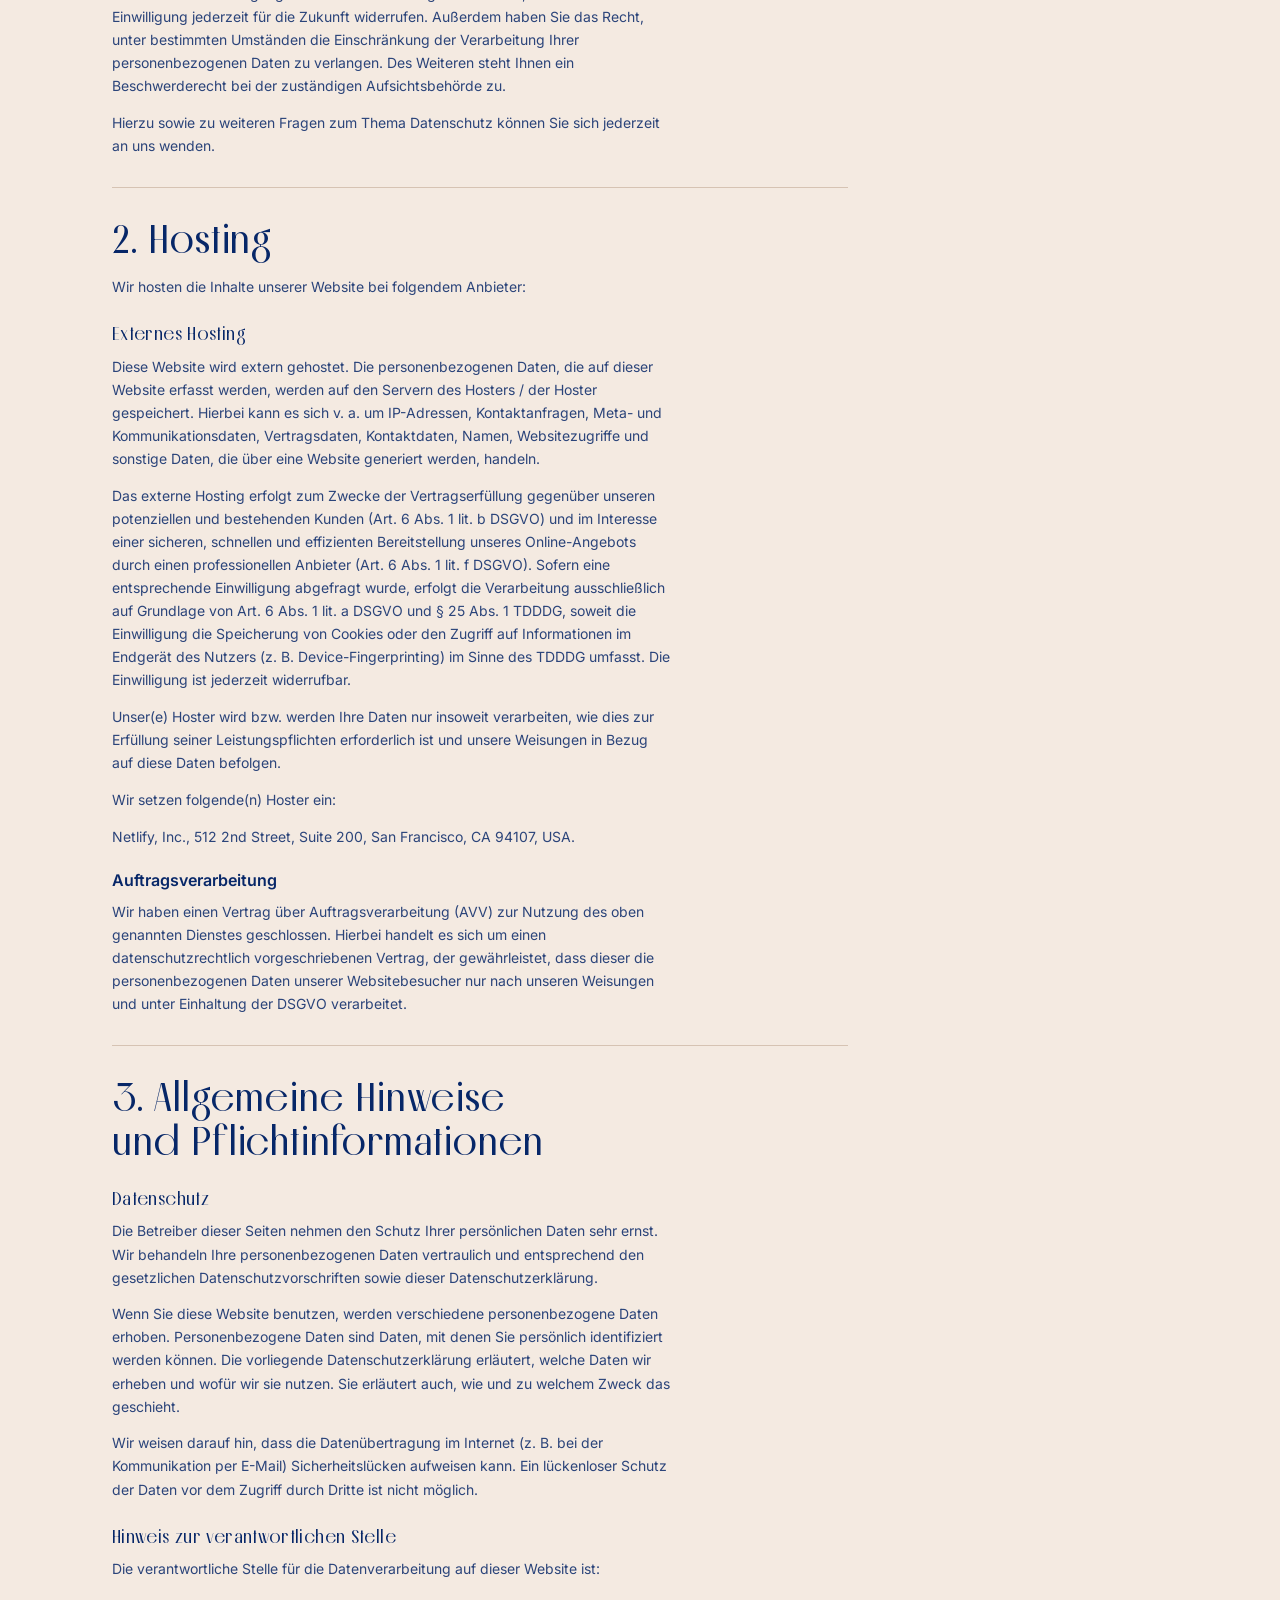
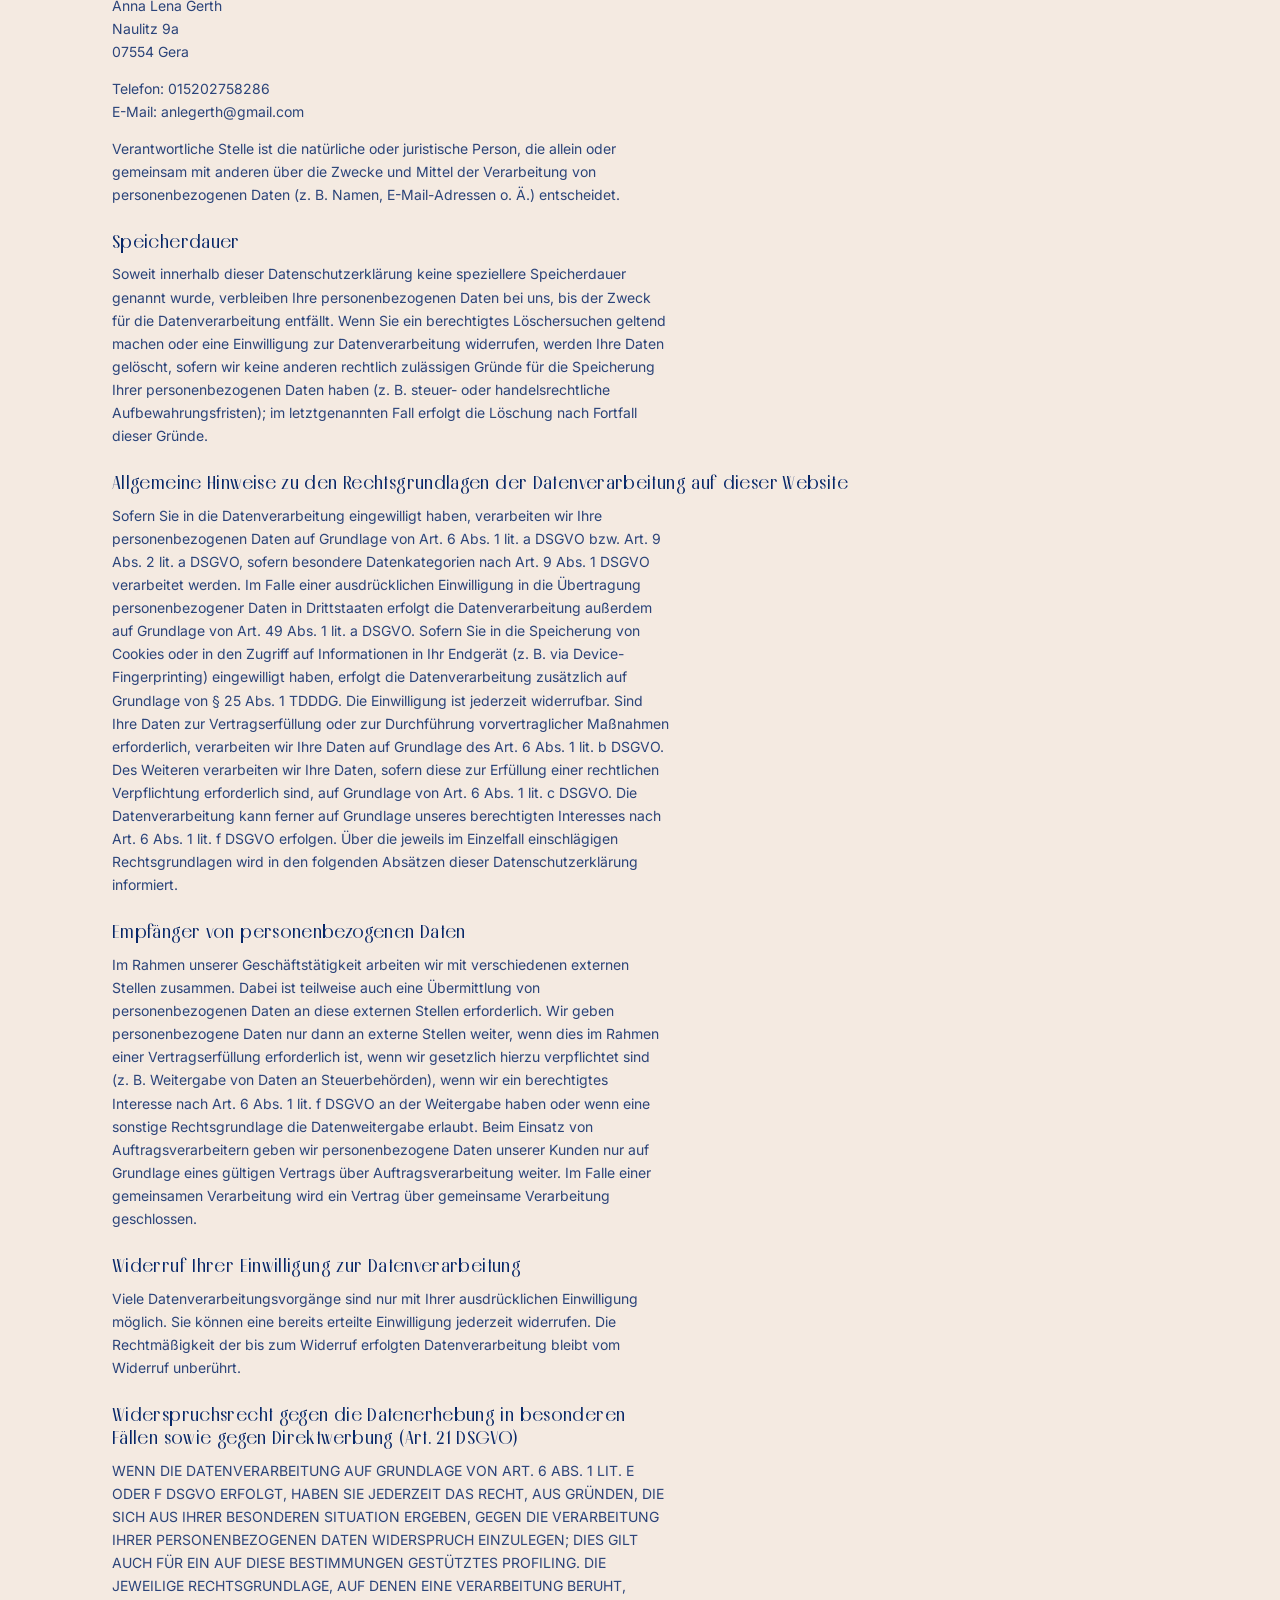
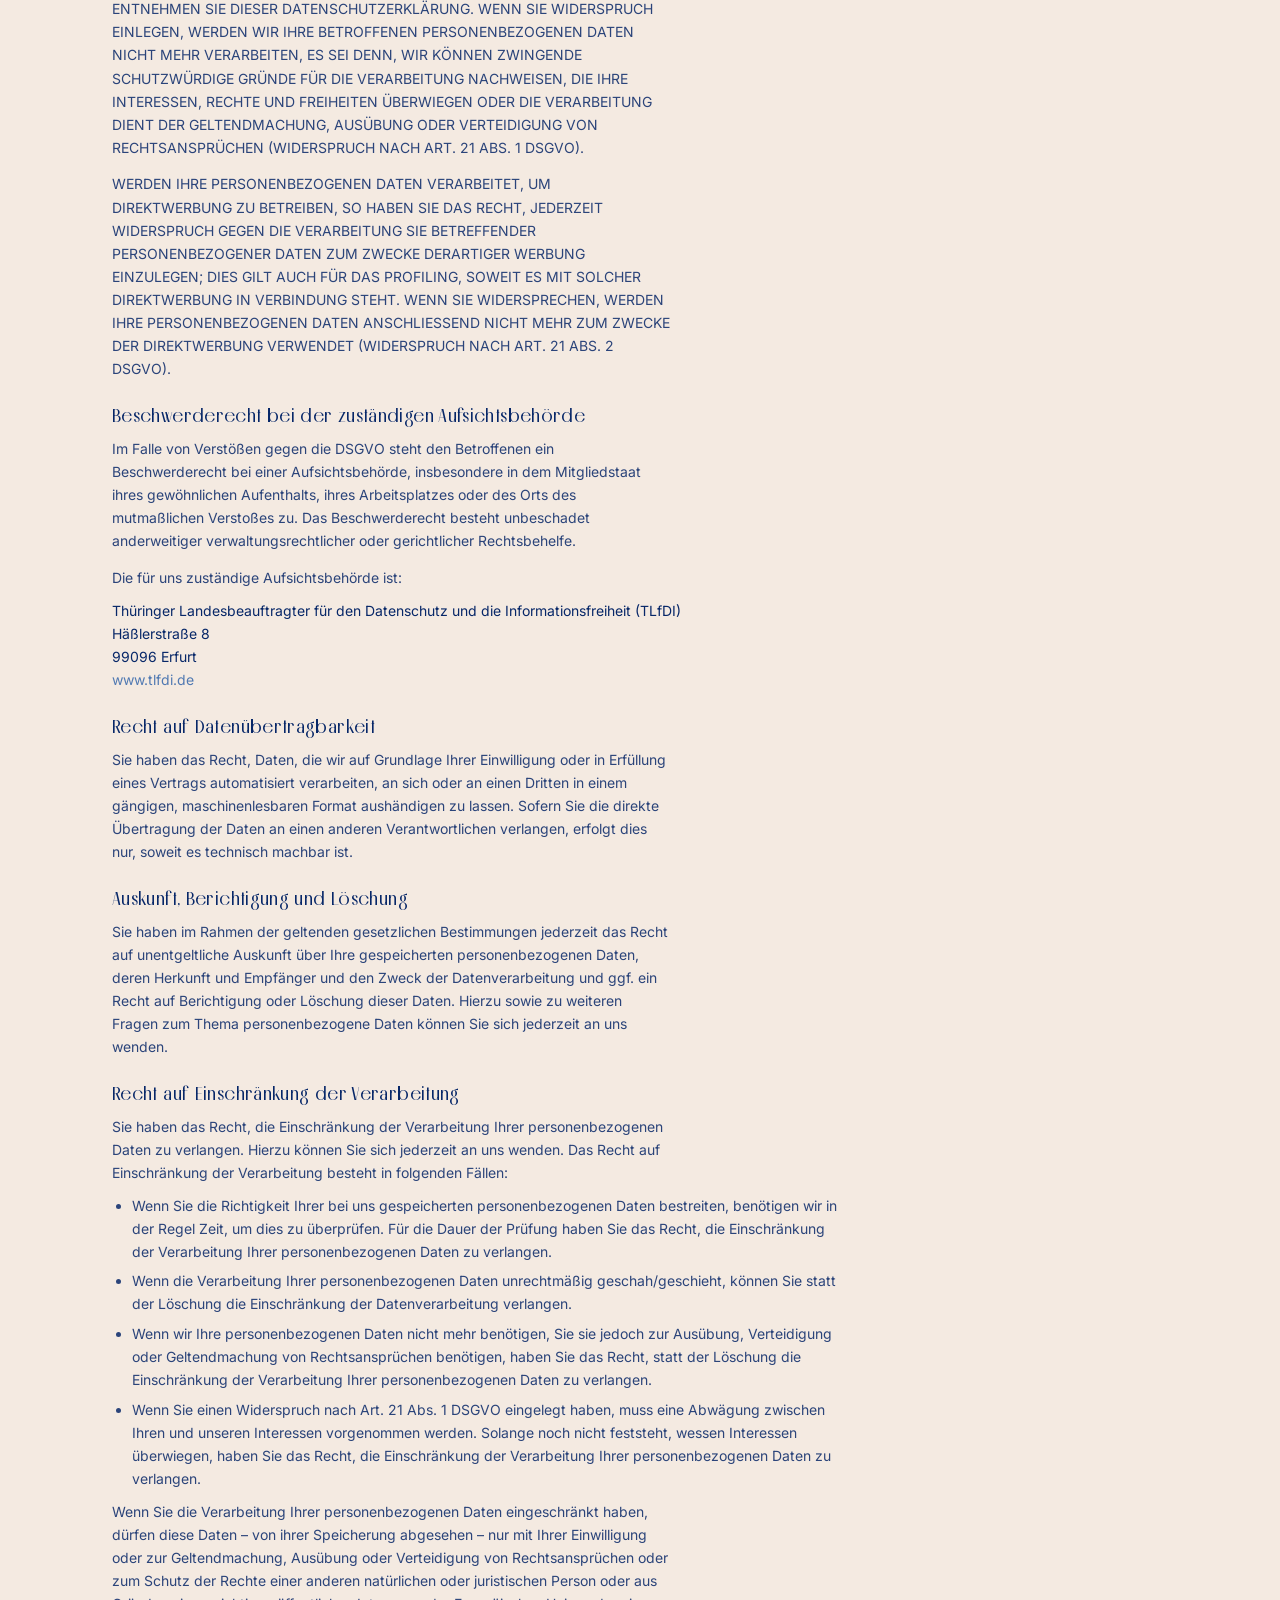
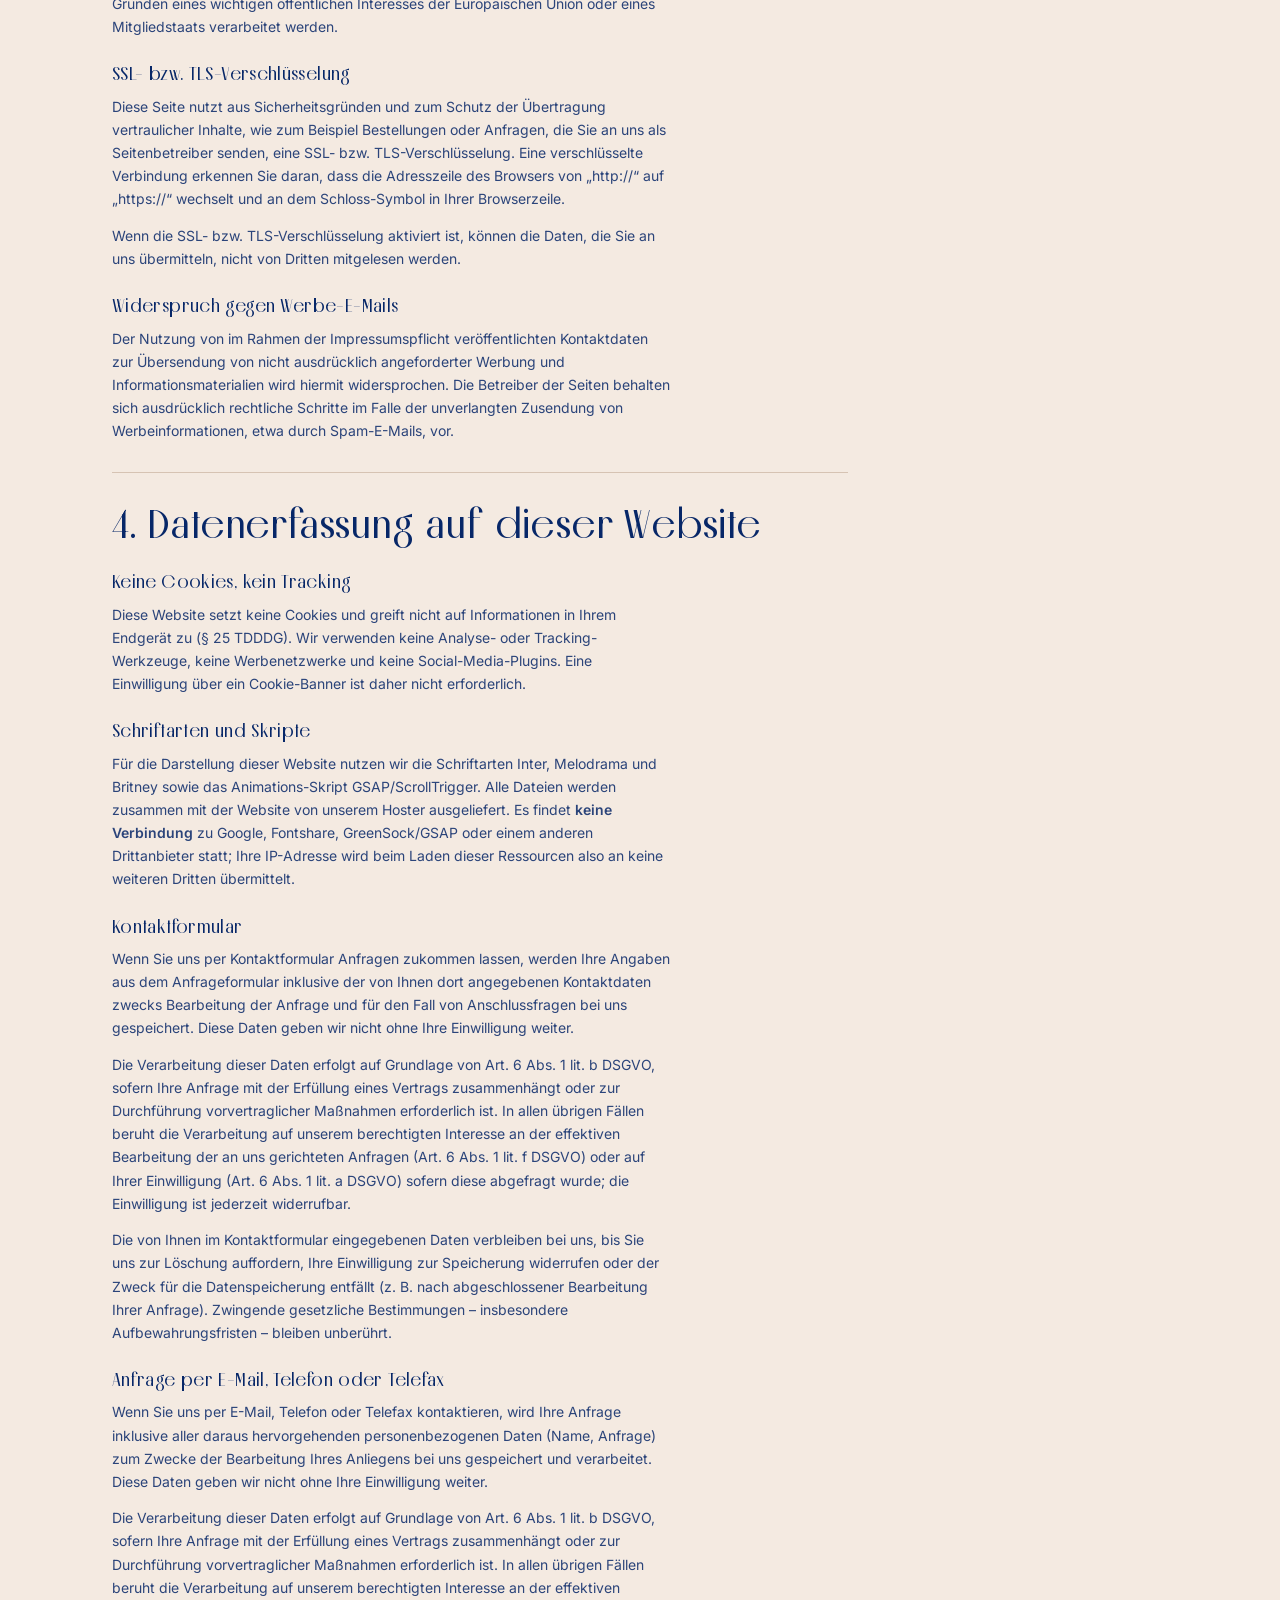
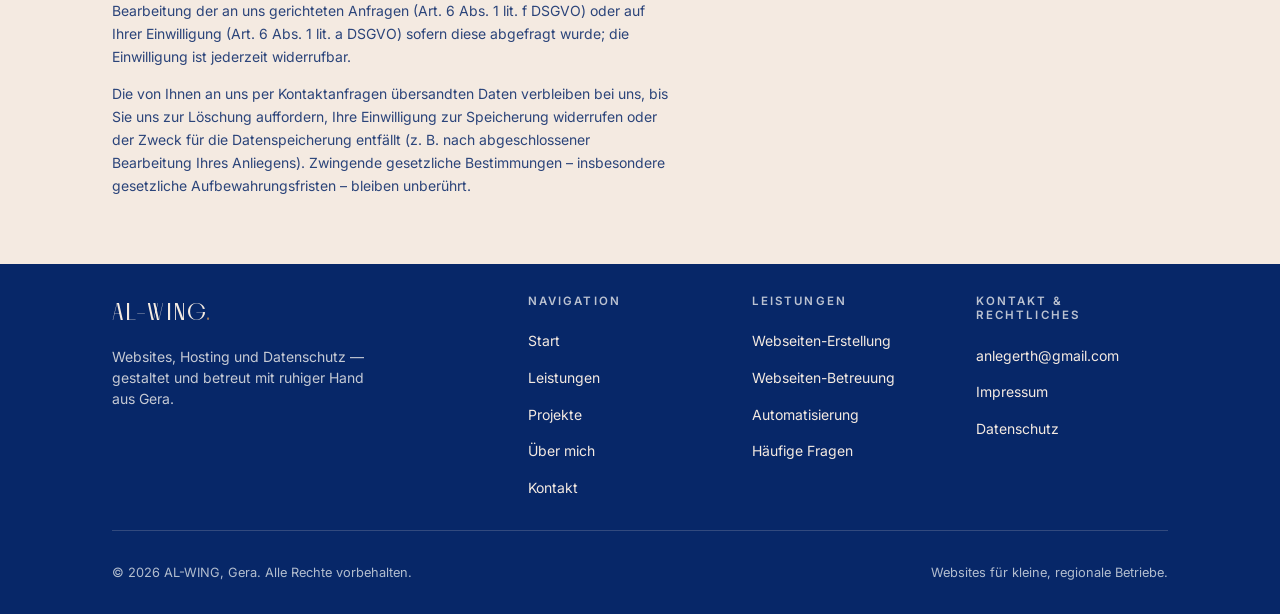
<file: datenschutz.html>
<!DOCTYPE html>
<html lang="de" class="no-js">
<head>
  <meta charset="UTF-8">
  <meta name="viewport" content="width=device-width, initial-scale=1.0">
  <title>Datenschutzerklärung — AL-WING</title>
  <meta name="description" content="Datenschutzerklärung von AL-WING: Welche Daten diese Website verarbeitet — und welche bewusst nicht.">
  <meta name="robots" content="noindex, follow">

  <!-- SEO / GEO: Canonical, Open Graph & Twitter Card -->
  <link rel="canonical" href="https://www.studio-gerth.de/datenschutz.html">
  <meta property="og:type" content="website">
  <meta property="og:site_name" content="AL-WING">
  <meta property="og:locale" content="de_DE">
  <meta property="og:title" content="Datenschutzerklärung — AL-WING">
  <meta property="og:description" content="Datenschutzerklärung von AL-WING: Welche Daten diese Website verarbeitet — und welche bewusst nicht.">
  <meta property="og:url" content="https://www.studio-gerth.de/datenschutz.html">
  <meta property="og:image" content="https://www.studio-gerth.de/assets/og-image.jpg">
  <meta property="og:image:width" content="1200">
  <meta property="og:image:height" content="630">
  <meta name="twitter:card" content="summary_large_image">
  <meta name="twitter:title" content="Datenschutzerklärung — AL-WING">
  <meta name="twitter:description" content="Datenschutzerklärung von AL-WING: Welche Daten diese Website verarbeitet — und welche bewusst nicht.">
  <meta name="twitter:image" content="https://www.studio-gerth.de/assets/og-image.jpg">
  <meta name="theme-color" content="#072768">

  <script type="application/ld+json">
{
  "@context": "https://schema.org",
  "@graph": [
    {
      "@type": "WebPage",
      "@id": "https://www.studio-gerth.de/datenschutz.html",
      "url": "https://www.studio-gerth.de/datenschutz.html",
      "name": "Datenschutzerklärung — AL-WING",
      "about": {
        "@id": "https://www.studio-gerth.de/#organization"
      }
    }
  ]
}
  </script>
  <!-- Alle Schriften (Inter, Melodrama, Britney) sind lokal eingebunden ueber css/style.css - kein externer Font-CDN mehr. -->

  <!-- Favicon: Monogramm "AL." als Inline-SVG (keine Bilddatei nötig) -->
  <link rel="icon" href="data:image/svg+xml,%3Csvg xmlns='http://www.w3.org/2000/svg' viewBox='0 0 64 64'%3E%3Crect width='64' height='64' fill='%23072768'/%3E%3Ctext x='32' y='43' font-family='Georgia,serif' font-size='26' fill='%23F4EAE1' text-anchor='middle'%3EAL.%3C/text%3E%3C/svg%3E">

  <link rel="stylesheet" href="css/style.css">
</head>
<body>
  <a class="skip-link" href="#main">Zum Inhalt springen</a>
  <div class="scroll-progress" aria-hidden="true"></div>

  <header class="site-header">
    <div class="container container--wide header-inner">
      <a class="brand" href="index.html">AL-WING<span class="brand-dot">.</span></a>

      <nav class="site-nav" aria-label="Hauptnavigation">
        <ul class="nav-list">
          <li><a href="index.html">Start</a></li>
          <li><a href="leistungen.html">Leistungen</a></li>
          <li><a href="projekte.html">Projekte</a></li>
          <li><a href="ueber-mich.html">Über mich</a></li>
          <li><a href="kontakt.html">Kontakt</a></li>
          <li><a class="nav-cta" href="kontakt.html">Beratung anfragen</a></li>
        </ul>
      </nav>

      <button class="nav-toggle" aria-expanded="false" aria-label="Menü öffnen" aria-controls="nav-overlay">
        <span class="bar"></span><span class="bar"></span><span class="bar"></span>
      </button>
    </div>
  </header>

  <nav class="nav-overlay" id="nav-overlay" aria-label="Mobile Navigation">
    <ul>
      <li><a href="index.html">Start</a></li>
      <li><a href="leistungen.html">Leistungen</a></li>
          <li><a href="projekte.html">Projekte</a></li>
      <li><a href="ueber-mich.html">Über mich</a></li>
      <li><a href="kontakt.html">Kontakt</a></li>
    </ul>
    <p class="overlay-meta">
      AL-WING · Gera<br>
      <a href="mailto:anlegerth@gmail.com">anlegerth@gmail.com</a>
    </p>
  </nav>

  <main id="main">
    <section class="page-hero" aria-labelledby="page-heading">
      <div class="container">
        <span class="eyebrow">Rechtliches</span>
        <h1 id="page-heading">Datenschutzerklärung</h1>
        <p class="lead">
          Datenschutz ist eine meiner Leistungen — deshalb gilt hier, was ich
          meinen Kundinnen und Kunden empfehle: so wenig Datenverarbeitung
          wie möglich, so viel Transparenz wie nötig.
        </p>
      </div>
    </section>

    <section class="section section--flush section--flush-bottom">
      <div class="container">
        <div class="legal-content">

          <h2>Das Wichtigste vorab</h2>
          <ul>
            <li>Diese Website setzt <strong>keine Cookies</strong>.</li>
            <li>Es findet <strong>kein Tracking</strong> und keine Analyse Ihres Verhaltens statt.</li>
            <li>Es werden <strong>keine Werbenetzwerke</strong> oder Social-Media-Plugins eingebunden.</li>
            <li>Schriftarten und Skripte werden <strong>lokal</strong> ausgeliefert, ohne Verbindung zu externen Anbietern.</li>
            <li>Personenbezogene Daten verarbeiten wir nur, wenn Sie sie uns aktiv mitteilen — etwa über das Kontaktformular oder per E-Mail.</li>
          </ul>
          <h2>1. Datenschutz auf einen Blick</h2>
          <h3>Allgemeine Hinweise</h3>
          <p>Die folgenden Hinweise geben einen einfachen Überblick darüber, was mit Ihren personenbezogenen Daten passiert, wenn Sie diese Website besuchen. Personenbezogene Daten sind alle Daten, mit denen Sie persönlich identifiziert werden können. Ausführliche Informationen zum Thema Datenschutz entnehmen Sie unserer unter diesem Text aufgeführten Datenschutzerklärung.</p>
          <h3>Datenerfassung auf dieser Website</h3>
          <h4>Wer ist verantwortlich für die Datenerfassung auf dieser Website?</h4>
          <p>Die Datenverarbeitung auf dieser Website erfolgt durch den Websitebetreiber. Dessen Kontaktdaten können Sie dem Abschnitt „Hinweis zur verantwortlichen Stelle“ in dieser Datenschutzerklärung entnehmen.</p>
          <h4>Wie erfassen wir Ihre Daten?</h4>
          <p>Ihre Daten werden zum einen dadurch erhoben, dass Sie uns diese mitteilen. Hierbei kann es sich z.&nbsp;B. um Daten handeln, die Sie in ein Kontaktformular eingeben.</p>
          <p>Andere Daten werden automatisch oder nach Ihrer Einwilligung beim Besuch der Website durch unsere IT-Systeme erfasst. Das sind vor allem technische Daten (z.&nbsp;B. Internetbrowser, Betriebssystem oder Uhrzeit des Seitenaufrufs). Die Erfassung dieser Daten erfolgt automatisch, sobald Sie diese Website betreten.</p>
          <h4>Wofür nutzen wir Ihre Daten?</h4>
          <p>Ein Teil der Daten wird erhoben, um eine fehlerfreie Bereitstellung der Website zu gewährleisten. Andere Daten können zur Analyse Ihres Nutzerverhaltens verwendet werden. Sofern über die Website Verträge geschlossen oder angebahnt werden können, werden die übermittelten Daten auch für Vertragsangebote, Bestellungen oder sonstige Auftragsanfragen verarbeitet.</p>
          <h4>Welche Rechte haben Sie bezüglich Ihrer Daten?</h4>
          <p>Sie haben jederzeit das Recht, unentgeltlich Auskunft über Herkunft, Empfänger und Zweck Ihrer gespeicherten personenbezogenen Daten zu erhalten. Sie haben außerdem ein Recht, die Berichtigung oder Löschung dieser Daten zu verlangen. Wenn Sie eine Einwilligung zur Datenverarbeitung erteilt haben, können Sie diese Einwilligung jederzeit für die Zukunft widerrufen. Außerdem haben Sie das Recht, unter bestimmten Umständen die Einschränkung der Verarbeitung Ihrer personenbezogenen Daten zu verlangen. Des Weiteren steht Ihnen ein Beschwerderecht bei der zuständigen Aufsichtsbehörde zu.</p>
          <p>Hierzu sowie zu weiteren Fragen zum Thema Datenschutz können Sie sich jederzeit an uns wenden.</p>
          <h2>2. Hosting</h2>
          <p>Wir hosten die Inhalte unserer Website bei folgendem Anbieter:</p>
          <h3>Externes Hosting</h3>
          <p>Diese Website wird extern gehostet. Die personenbezogenen Daten, die auf dieser Website erfasst werden, werden auf den Servern des Hosters / der Hoster gespeichert. Hierbei kann es sich v.&nbsp;a. um IP-Adressen, Kontaktanfragen, Meta- und Kommunikationsdaten, Vertragsdaten, Kontaktdaten, Namen, Websitezugriffe und sonstige Daten, die über eine Website generiert werden, handeln.</p>
          <p>Das externe Hosting erfolgt zum Zwecke der Vertragserfüllung gegenüber unseren potenziellen und bestehenden Kunden (Art. 6 Abs. 1 lit. b DSGVO) und im Interesse einer sicheren, schnellen und effizienten Bereitstellung unseres Online-Angebots durch einen professionellen Anbieter (Art. 6 Abs. 1 lit. f DSGVO). Sofern eine entsprechende Einwilligung abgefragt wurde, erfolgt die Verarbeitung ausschließlich auf Grundlage von Art. 6 Abs. 1 lit. a DSGVO und § 25 Abs. 1 TDDDG, soweit die Einwilligung die Speicherung von Cookies oder den Zugriff auf Informationen im Endgerät des Nutzers (z.&nbsp;B. Device-Fingerprinting) im Sinne des TDDDG umfasst. Die Einwilligung ist jederzeit widerrufbar.</p>
          <p>Unser(e) Hoster wird bzw. werden Ihre Daten nur insoweit verarbeiten, wie dies zur Erfüllung seiner Leistungspflichten erforderlich ist und unsere Weisungen in Bezug auf diese Daten befolgen.</p>
          <p>Wir setzen folgende(n) Hoster ein:</p>
          <p>Netlify, Inc., 512 2nd Street, Suite 200, San Francisco, CA 94107, USA.</p>
          <h4>Auftragsverarbeitung</h4>
          <p>Wir haben einen Vertrag über Auftragsverarbeitung (AVV) zur Nutzung des oben genannten Dienstes geschlossen. Hierbei handelt es sich um einen datenschutzrechtlich vorgeschriebenen Vertrag, der gewährleistet, dass dieser die personenbezogenen Daten unserer Websitebesucher nur nach unseren Weisungen und unter Einhaltung der DSGVO verarbeitet.</p>
          <h2>3. Allgemeine Hinweise und Pflicht&shy;informationen</h2>
          <h3>Datenschutz</h3>
          <p>Die Betreiber dieser Seiten nehmen den Schutz Ihrer persönlichen Daten sehr ernst. Wir behandeln Ihre personenbezogenen Daten vertraulich und entsprechend den gesetzlichen Datenschutzvorschriften sowie dieser Datenschutzerklärung.</p>
          <p>Wenn Sie diese Website benutzen, werden verschiedene personenbezogene Daten erhoben. Personenbezogene Daten sind Daten, mit denen Sie persönlich identifiziert werden können. Die vorliegende Datenschutzerklärung erläutert, welche Daten wir erheben und wofür wir sie nutzen. Sie erläutert auch, wie und zu welchem Zweck das geschieht.</p>
          <p>Wir weisen darauf hin, dass die Datenübertragung im Internet (z.&nbsp;B. bei der Kommunikation per E-Mail) Sicherheitslücken aufweisen kann. Ein lückenloser Schutz der Daten vor dem Zugriff durch Dritte ist nicht möglich.</p>
          <h3>Hinweis zur verantwortlichen Stelle</h3>
          <p>Die verantwortliche Stelle für die Datenverarbeitung auf dieser Website ist:</p>
          <p>Anna Lena Gerth<br>
          Naulitz 9a<br>
          07554 Gera</p>
          <p>Telefon: 015202758286<br>
          E-Mail: anlegerth@gmail.com</p>
          <p>Verantwortliche Stelle ist die natürliche oder juristische Person, die allein oder gemeinsam mit anderen über die Zwecke und Mittel der Verarbeitung von personenbezogenen Daten (z.&nbsp;B. Namen, E-Mail-Adressen o. Ä.) entscheidet.</p>
          <h3>Speicherdauer</h3>
          <p>Soweit innerhalb dieser Datenschutzerklärung keine speziellere Speicherdauer genannt wurde, verbleiben Ihre personenbezogenen Daten bei uns, bis der Zweck für die Datenverarbeitung entfällt. Wenn Sie ein berechtigtes Löschersuchen geltend machen oder eine Einwilligung zur Datenverarbeitung widerrufen, werden Ihre Daten gelöscht, sofern wir keine anderen rechtlich zulässigen Gründe für die Speicherung Ihrer personenbezogenen Daten haben (z.&nbsp;B. steuer- oder handelsrechtliche Aufbewahrungsfristen); im letztgenannten Fall erfolgt die Löschung nach Fortfall dieser Gründe.</p>
          <h3>Allgemeine Hinweise zu den Rechtsgrundlagen der Datenverarbeitung auf dieser Website</h3>
          <p>Sofern Sie in die Datenverarbeitung eingewilligt haben, verarbeiten wir Ihre personenbezogenen Daten auf Grundlage von Art. 6 Abs. 1 lit. a DSGVO bzw. Art. 9 Abs. 2 lit. a DSGVO, sofern besondere Datenkategorien nach Art. 9 Abs. 1 DSGVO verarbeitet werden. Im Falle einer ausdrücklichen Einwilligung in die Übertragung personenbezogener Daten in Drittstaaten erfolgt die Datenverarbeitung außerdem auf Grundlage von Art. 49 Abs. 1 lit. a DSGVO. Sofern Sie in die Speicherung von Cookies oder in den Zugriff auf Informationen in Ihr Endgerät (z.&nbsp;B. via Device-Fingerprinting) eingewilligt haben, erfolgt die Datenverarbeitung zusätzlich auf Grundlage von § 25 Abs. 1 TDDDG. Die Einwilligung ist jederzeit widerrufbar. Sind Ihre Daten zur Vertragserfüllung oder zur Durchführung vorvertraglicher Maßnahmen erforderlich, verarbeiten wir Ihre Daten auf Grundlage des Art. 6 Abs. 1 lit. b DSGVO. Des Weiteren verarbeiten wir Ihre Daten, sofern diese zur Erfüllung einer rechtlichen Verpflichtung erforderlich sind, auf Grundlage von Art. 6 Abs. 1 lit. c DSGVO. Die Datenverarbeitung kann ferner auf Grundlage unseres berechtigten Interesses nach Art. 6 Abs. 1 lit. f DSGVO erfolgen. Über die jeweils im Einzelfall einschlägigen Rechtsgrundlagen wird in den folgenden Absätzen dieser Datenschutzerklärung informiert.</p>
          <h3>Empfänger von personenbezogenen Daten</h3>
          <p>Im Rahmen unserer Geschäftstätigkeit arbeiten wir mit verschiedenen externen Stellen zusammen. Dabei ist teilweise auch eine Übermittlung von personenbezogenen Daten an diese externen Stellen erforderlich. Wir geben personenbezogene Daten nur dann an externe Stellen weiter, wenn dies im Rahmen einer Vertragserfüllung erforderlich ist, wenn wir gesetzlich hierzu verpflichtet sind (z.&nbsp;B. Weitergabe von Daten an Steuerbehörden), wenn wir ein berechtigtes Interesse nach Art. 6 Abs. 1 lit. f DSGVO an der Weitergabe haben oder wenn eine sonstige Rechtsgrundlage die Datenweitergabe erlaubt. Beim Einsatz von Auftragsverarbeitern geben wir personenbezogene Daten unserer Kunden nur auf Grundlage eines gültigen Vertrags über Auftragsverarbeitung weiter. Im Falle einer gemeinsamen Verarbeitung wird ein Vertrag über gemeinsame Verarbeitung geschlossen.</p>
          <h3>Widerruf Ihrer Einwilligung zur Datenverarbeitung</h3>
          <p>Viele Datenverarbeitungsvorgänge sind nur mit Ihrer ausdrücklichen Einwilligung möglich. Sie können eine bereits erteilte Einwilligung jederzeit widerrufen. Die Rechtmäßigkeit der bis zum Widerruf erfolgten Datenverarbeitung bleibt vom Widerruf unberührt.</p>
          <h3>Widerspruchsrecht gegen die Datenerhebung in besonderen Fällen sowie gegen Direktwerbung (Art. 21 DSGVO)</h3>
          <p>WENN DIE DATENVERARBEITUNG AUF GRUNDLAGE VON ART. 6 ABS. 1 LIT. E ODER F DSGVO ERFOLGT, HABEN SIE JEDERZEIT DAS RECHT, AUS GRÜNDEN, DIE SICH AUS IHRER BESONDEREN SITUATION ERGEBEN, GEGEN DIE VERARBEITUNG IHRER PERSONENBEZOGENEN DATEN WIDERSPRUCH EINZULEGEN; DIES GILT AUCH FÜR EIN AUF DIESE BESTIMMUNGEN GESTÜTZTES PROFILING. DIE JEWEILIGE RECHTSGRUNDLAGE, AUF DENEN EINE VERARBEITUNG BERUHT, ENTNEHMEN SIE DIESER DATENSCHUTZERKLÄRUNG. WENN SIE WIDERSPRUCH EINLEGEN, WERDEN WIR IHRE BETROFFENEN PERSONENBEZOGENEN DATEN NICHT MEHR VERARBEITEN, ES SEI DENN, WIR KÖNNEN ZWINGENDE SCHUTZWÜRDIGE GRÜNDE FÜR DIE VERARBEITUNG NACHWEISEN, DIE IHRE INTERESSEN, RECHTE UND FREIHEITEN ÜBERWIEGEN ODER DIE VERARBEITUNG DIENT DER GELTENDMACHUNG, AUSÜBUNG ODER VERTEIDIGUNG VON RECHTSANSPRÜCHEN (WIDERSPRUCH NACH ART. 21 ABS. 1 DSGVO).</p>
          <p>WERDEN IHRE PERSONENBEZOGENEN DATEN VERARBEITET, UM DIREKTWERBUNG ZU BETREIBEN, SO HABEN SIE DAS RECHT, JEDERZEIT WIDERSPRUCH GEGEN DIE VERARBEITUNG SIE BETREFFENDER PERSONENBEZOGENER DATEN ZUM ZWECKE DERARTIGER WERBUNG EINZULEGEN; DIES GILT AUCH FÜR DAS PROFILING, SOWEIT ES MIT SOLCHER DIREKTWERBUNG IN VERBINDUNG STEHT. WENN SIE WIDERSPRECHEN, WERDEN IHRE PERSONENBEZOGENEN DATEN ANSCHLIESSEND NICHT MEHR ZUM ZWECKE DER DIREKTWERBUNG VERWENDET (WIDERSPRUCH NACH ART. 21 ABS. 2 DSGVO).</p>
          <h3>Beschwerde&shy;recht bei der zuständigen Aufsichts&shy;behörde</h3>
          <p>Im Falle von Verstößen gegen die DSGVO steht den Betroffenen ein Beschwerderecht bei einer Aufsichtsbehörde, insbesondere in dem Mitgliedstaat ihres gewöhnlichen Aufenthalts, ihres Arbeitsplatzes oder des Orts des mutmaßlichen Verstoßes zu. Das Beschwerderecht besteht unbeschadet anderweitiger verwaltungsrechtlicher oder gerichtlicher Rechtsbehelfe.</p>
          <p>Die für uns zuständige Aufsichtsbehörde ist:</p>
          <address>
            Thüringer Landesbeauftragter für den Datenschutz und die Informationsfreiheit (TLfDI)<br>
            Häßlerstraße 8<br>
            99096 Erfurt<br>
            <a href="https://www.tlfdi.de" rel="noopener">www.tlfdi.de</a>
          </address>
          <h3>Recht auf Daten&shy;übertrag&shy;barkeit</h3>
          <p>Sie haben das Recht, Daten, die wir auf Grundlage Ihrer Einwilligung oder in Erfüllung eines Vertrags automatisiert verarbeiten, an sich oder an einen Dritten in einem gängigen, maschinenlesbaren Format aushändigen zu lassen. Sofern Sie die direkte Übertragung der Daten an einen anderen Verantwortlichen verlangen, erfolgt dies nur, soweit es technisch machbar ist.</p>
          <h3>Auskunft, Berichtigung und Löschung</h3>
          <p>Sie haben im Rahmen der geltenden gesetzlichen Bestimmungen jederzeit das Recht auf unentgeltliche Auskunft über Ihre gespeicherten personenbezogenen Daten, deren Herkunft und Empfänger und den Zweck der Datenverarbeitung und ggf. ein Recht auf Berichtigung oder Löschung dieser Daten. Hierzu sowie zu weiteren Fragen zum Thema personenbezogene Daten können Sie sich jederzeit an uns wenden.</p>
          <h3>Recht auf Einschränkung der Verarbeitung</h3>
          <p>Sie haben das Recht, die Einschränkung der Verarbeitung Ihrer personenbezogenen Daten zu verlangen. Hierzu können Sie sich jederzeit an uns wenden. Das Recht auf Einschränkung der Verarbeitung besteht in folgenden Fällen:</p>
          <ul>
          <li>Wenn Sie die Richtigkeit Ihrer bei uns gespeicherten personenbezogenen Daten bestreiten, benötigen wir in der Regel Zeit, um dies zu überprüfen. Für die Dauer der Prüfung haben Sie das Recht, die Einschränkung der Verarbeitung Ihrer personenbezogenen Daten zu verlangen.</li>
          <li>Wenn die Verarbeitung Ihrer personenbezogenen Daten unrechtmäßig geschah/geschieht, können Sie statt der Löschung die Einschränkung der Datenverarbeitung verlangen.</li>
          <li>Wenn wir Ihre personenbezogenen Daten nicht mehr benötigen, Sie sie jedoch zur Ausübung, Verteidigung oder Geltendmachung von Rechtsansprüchen benötigen, haben Sie das Recht, statt der Löschung die Einschränkung der Verarbeitung Ihrer personenbezogenen Daten zu verlangen.</li>
          <li>Wenn Sie einen Widerspruch nach Art. 21 Abs. 1 DSGVO eingelegt haben, muss eine Abwägung zwischen Ihren und unseren Interessen vorgenommen werden. Solange noch nicht feststeht, wessen Interessen überwiegen, haben Sie das Recht, die Einschränkung der Verarbeitung Ihrer personenbezogenen Daten zu verlangen.</li>
          </ul>
          <p>Wenn Sie die Verarbeitung Ihrer personenbezogenen Daten eingeschränkt haben, dürfen diese Daten – von ihrer Speicherung abgesehen – nur mit Ihrer Einwilligung oder zur Geltendmachung, Ausübung oder Verteidigung von Rechtsansprüchen oder zum Schutz der Rechte einer anderen natürlichen oder juristischen Person oder aus Gründen eines wichtigen öffentlichen Interesses der Europäischen Union oder eines Mitgliedstaats verarbeitet werden.</p>
          <h3>SSL- bzw. TLS-Verschlüsselung</h3>
          <p>Diese Seite nutzt aus Sicherheitsgründen und zum Schutz der Übertragung vertraulicher Inhalte, wie zum Beispiel Bestellungen oder Anfragen, die Sie an uns als Seitenbetreiber senden, eine SSL- bzw. TLS-Verschlüsselung. Eine verschlüsselte Verbindung erkennen Sie daran, dass die Adresszeile des Browsers von „http://“ auf „https://“ wechselt und an dem Schloss-Symbol in Ihrer Browserzeile.</p>
          <p>Wenn die SSL- bzw. TLS-Verschlüsselung aktiviert ist, können die Daten, die Sie an uns übermitteln, nicht von Dritten mitgelesen werden.</p>
          <h3>Widerspruch gegen Werbe-E-Mails</h3>
          <p>Der Nutzung von im Rahmen der Impressumspflicht veröffentlichten Kontaktdaten zur Übersendung von nicht ausdrücklich angeforderter Werbung und Informationsmaterialien wird hiermit widersprochen. Die Betreiber der Seiten behalten sich ausdrücklich rechtliche Schritte im Falle der unverlangten Zusendung von Werbeinformationen, etwa durch Spam-E-Mails, vor.</p>
          <h2>4. Datenerfassung auf dieser Website</h2>
          <h3>Keine Cookies, kein Tracking</h3>
          <p>Diese Website setzt keine Cookies und greift nicht auf Informationen in Ihrem Endgerät zu (§ 25 TDDDG). Wir verwenden keine Analyse- oder Tracking-Werkzeuge, keine Werbenetzwerke und keine Social-Media-Plugins. Eine Einwilligung über ein Cookie-Banner ist daher nicht erforderlich.</p>
          <h3>Schriftarten und Skripte</h3>
          <p>Für die Darstellung dieser Website nutzen wir die Schriftarten Inter, Melodrama und Britney sowie das Animations-Skript GSAP/ScrollTrigger. Alle Dateien werden zusammen mit der Website von unserem Hoster ausgeliefert. Es findet <strong>keine Verbindung</strong> zu Google, Fontshare, GreenSock/GSAP oder einem anderen Drittanbieter statt; Ihre IP-Adresse wird beim Laden dieser Ressourcen also an keine weiteren Dritten übermittelt.</p>
          <h3>Kontaktformular</h3>
          <p>Wenn Sie uns per Kontaktformular Anfragen zukommen lassen, werden Ihre Angaben aus dem Anfrageformular inklusive der von Ihnen dort angegebenen Kontaktdaten zwecks Bearbeitung der Anfrage und für den Fall von Anschlussfragen bei uns gespeichert. Diese Daten geben wir nicht ohne Ihre Einwilligung weiter.</p>
          <p>Die Verarbeitung dieser Daten erfolgt auf Grundlage von Art. 6 Abs. 1 lit. b DSGVO, sofern Ihre Anfrage mit der Erfüllung eines Vertrags zusammenhängt oder zur Durchführung vorvertraglicher Maßnahmen erforderlich ist. In allen übrigen Fällen beruht die Verarbeitung auf unserem berechtigten Interesse an der effektiven Bearbeitung der an uns gerichteten Anfragen (Art. 6 Abs. 1 lit. f DSGVO) oder auf Ihrer Einwilligung (Art. 6 Abs. 1 lit. a DSGVO) sofern diese abgefragt wurde; die Einwilligung ist jederzeit widerrufbar.</p>
          <p>Die von Ihnen im Kontaktformular eingegebenen Daten verbleiben bei uns, bis Sie uns zur Löschung auffordern, Ihre Einwilligung zur Speicherung widerrufen oder der Zweck für die Datenspeicherung entfällt (z.&nbsp;B. nach abgeschlossener Bearbeitung Ihrer Anfrage). Zwingende gesetzliche Bestimmungen – insbesondere Aufbewahrungsfristen – bleiben unberührt.</p>
          <h3>Anfrage per E-Mail, Telefon oder Telefax</h3>
          <p>Wenn Sie uns per E-Mail, Telefon oder Telefax kontaktieren, wird Ihre Anfrage inklusive aller daraus hervorgehenden personenbezogenen Daten (Name, Anfrage) zum Zwecke der Bearbeitung Ihres Anliegens bei uns gespeichert und verarbeitet. Diese Daten geben wir nicht ohne Ihre Einwilligung weiter.</p>
          <p>Die Verarbeitung dieser Daten erfolgt auf Grundlage von Art. 6 Abs. 1 lit. b DSGVO, sofern Ihre Anfrage mit der Erfüllung eines Vertrags zusammenhängt oder zur Durchführung vorvertraglicher Maßnahmen erforderlich ist. In allen übrigen Fällen beruht die Verarbeitung auf unserem berechtigten Interesse an der effektiven Bearbeitung der an uns gerichteten Anfragen (Art. 6 Abs. 1 lit. f DSGVO) oder auf Ihrer Einwilligung (Art. 6 Abs. 1 lit. a DSGVO) sofern diese abgefragt wurde; die Einwilligung ist jederzeit widerrufbar.</p>
          <p>Die von Ihnen an uns per Kontaktanfragen übersandten Daten verbleiben bei uns, bis Sie uns zur Löschung auffordern, Ihre Einwilligung zur Speicherung widerrufen oder der Zweck für die Datenspeicherung entfällt (z.&nbsp;B. nach abgeschlossener Bearbeitung Ihres Anliegens). Zwingende gesetzliche Bestimmungen – insbesondere gesetzliche Aufbewahrungsfristen – bleiben unberührt.</p>

        </div>
      </div>
    </section>
  </main>

  <footer class="site-footer">
    <div class="container">
      <div class="footer-grid">
        <div class="footer-brand">
          <a class="brand" href="index.html">AL-WING<span class="brand-dot">.</span></a>
          <p>Websites, Hosting und Datenschutz — gestaltet und betreut mit ruhiger Hand aus Gera.</p>
        </div>
        <nav class="footer-col" aria-label="Footer-Navigation">
          <h3>Navigation</h3>
          <ul>
            <li><a href="index.html">Start</a></li>
            <li><a href="leistungen.html">Leistungen</a></li>
            <li><a href="projekte.html">Projekte</a></li>
            <li><a href="ueber-mich.html">Über mich</a></li>
            <li><a href="kontakt.html">Kontakt</a></li>
          </ul>
        </nav>
        <div class="footer-col">
          <h3>Leistungen</h3>
          <ul>
            <li><a href="leistungen.html#erstellung">Webseiten-Erstellung</a></li>
            <li><a href="leistungen.html#betreuung">Webseiten-Betreuung</a></li>
            <li><a href="leistungen.html#automatisierung">Automatisierung</a></li>
            <li><a href="leistungen.html#faq">Häufige Fragen</a></li>
          </ul>
        </div>
        <div class="footer-col">
          <h3>Kontakt &amp; Rechtliches</h3>
          <ul>
            <li><a href="mailto:anlegerth@gmail.com">anlegerth@gmail.com</a></li>
            <li><a href="impressum.html">Impressum</a></li>
            <li><a href="datenschutz.html">Datenschutz</a></li>
          </ul>
        </div>
      </div>
      <div class="footer-bottom">
        <p>© <span data-year>2026</span> AL-WING, Gera. Alle Rechte vorbehalten.</p>
        <p>Websites für kleine, regionale Betriebe.</p>
      </div>
    </div>
  </footer>

  <script src="js/main.js"></script>
</body>
</html>
</file>
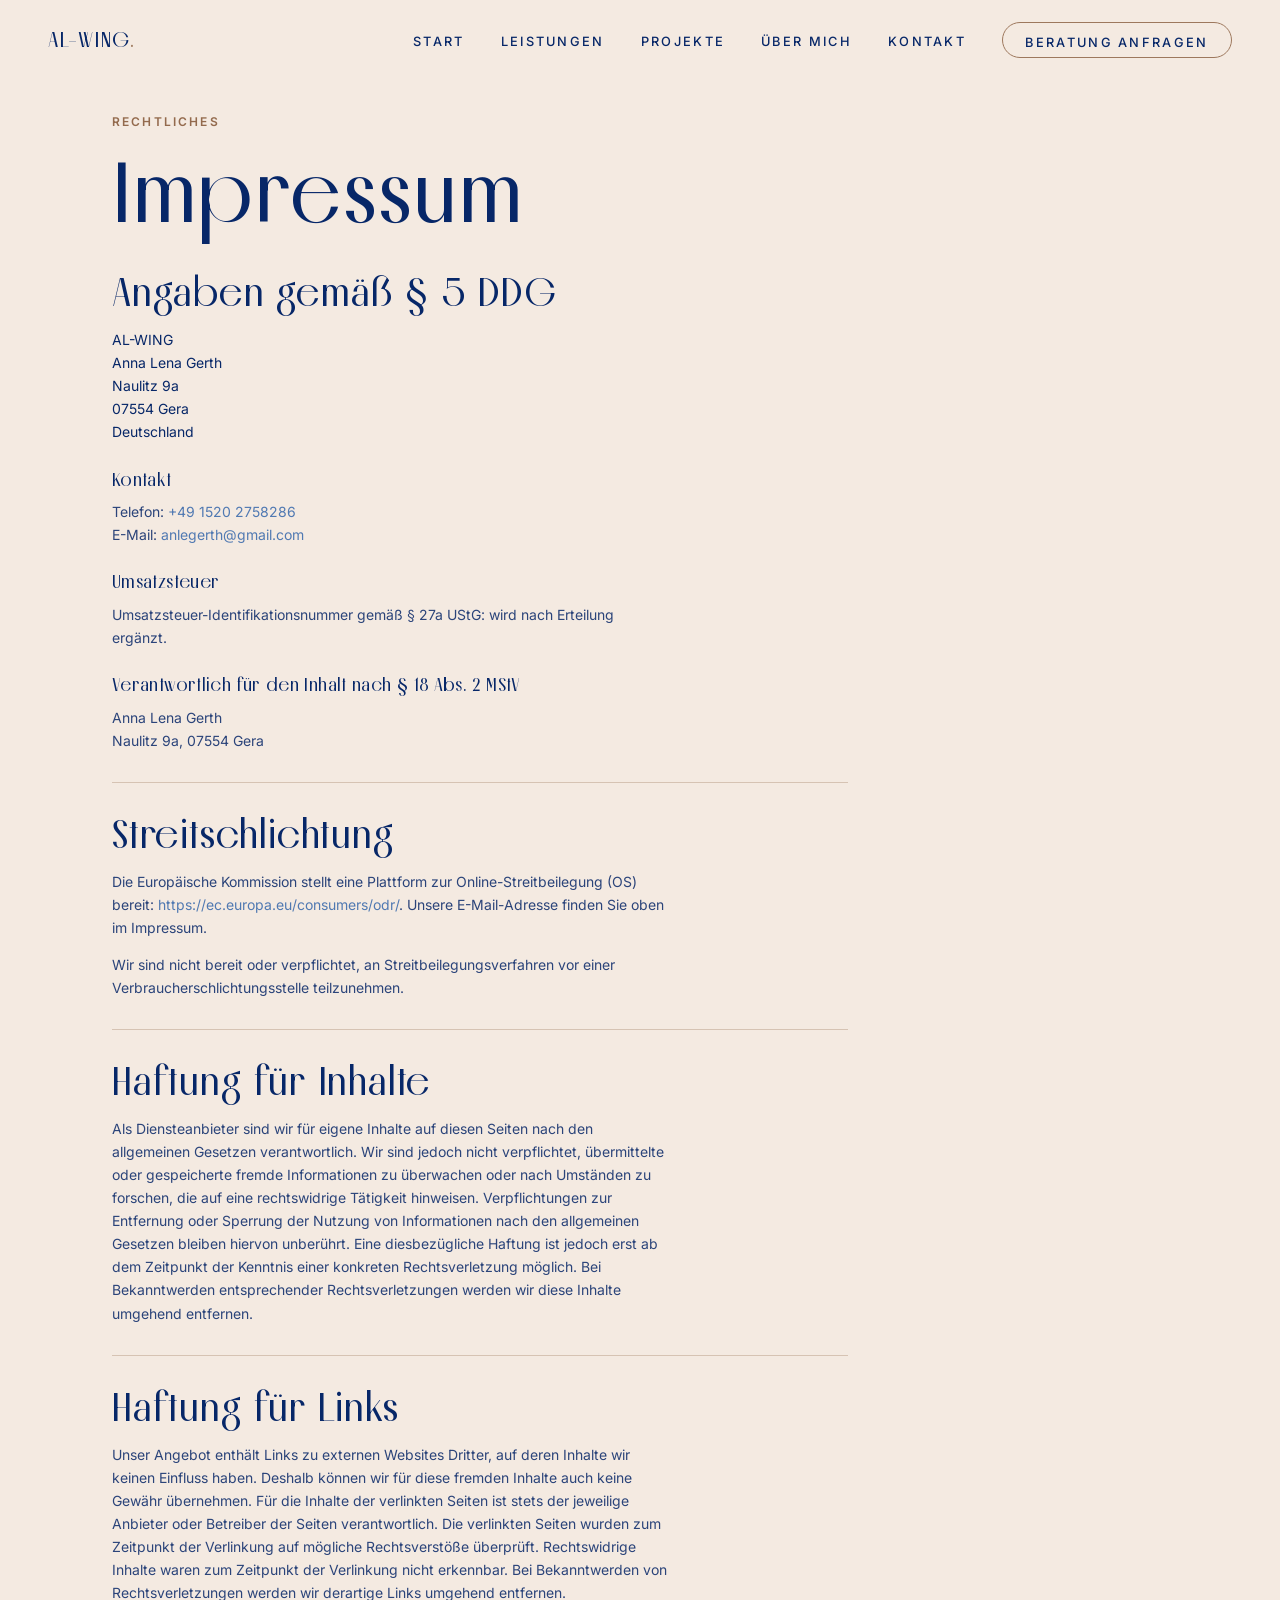
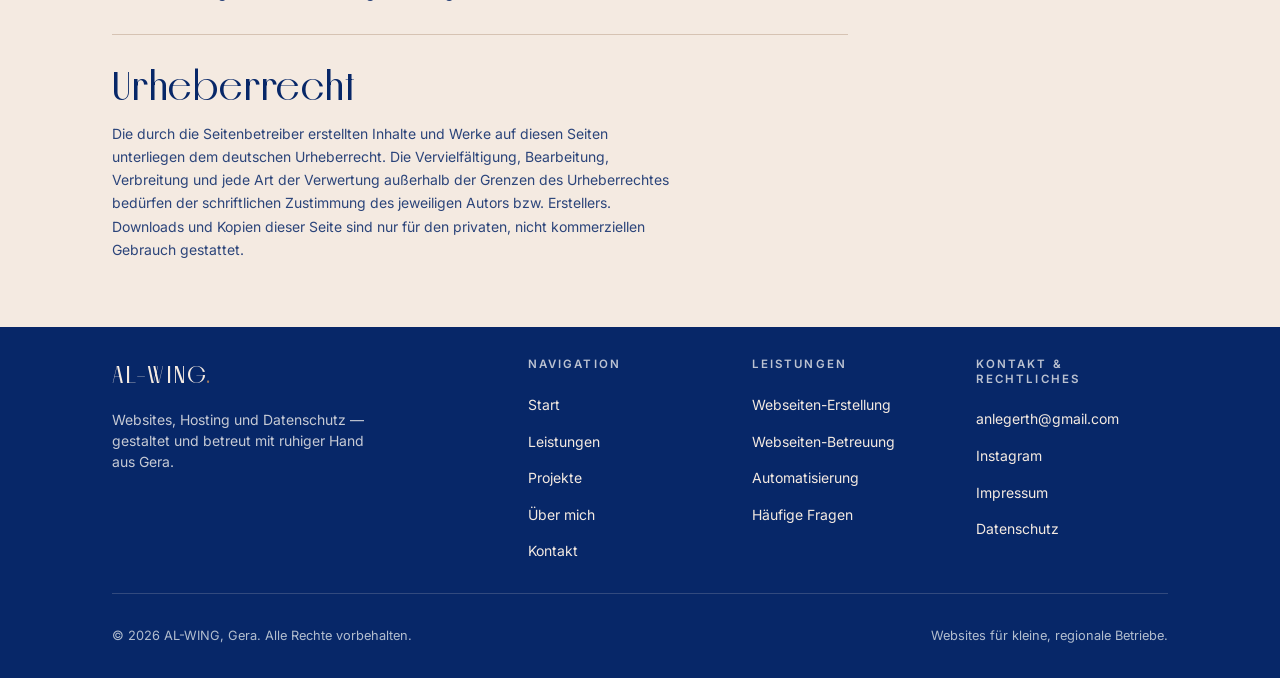
<file: impressum.html>
<!DOCTYPE html>
<html lang="de" class="no-js">
<head>
  <meta charset="UTF-8">
  <meta name="viewport" content="width=device-width, initial-scale=1.0">
  <title>Impressum — AL-WING</title>
  <meta name="description" content="Impressum von AL-WING, Anna Lena Gerth, Gera — Anbieterkennzeichnung nach § 5 DDG.">
  <meta name="robots" content="noindex, follow">

  <!-- SEO / GEO: Canonical, Open Graph & Twitter Card -->
  <link rel="canonical" href="https://www.al-wing.de/impressum.html">
  <meta property="og:type" content="website">
  <meta property="og:site_name" content="AL-WING">
  <meta property="og:locale" content="de_DE">
  <meta property="og:title" content="Impressum — AL-WING">
  <meta property="og:description" content="Impressum von AL-WING, Anna Lena Gerth, Gera — Anbieterkennzeichnung nach § 5 DDG.">
  <meta property="og:url" content="https://www.al-wing.de/impressum.html">
  <meta property="og:image" content="https://www.al-wing.de/assets/og-image.jpg">
  <meta property="og:image:width" content="1200">
  <meta property="og:image:height" content="630">
  <meta name="twitter:card" content="summary_large_image">
  <meta name="twitter:title" content="Impressum — AL-WING">
  <meta name="twitter:description" content="Impressum von AL-WING, Anna Lena Gerth, Gera — Anbieterkennzeichnung nach § 5 DDG.">
  <meta name="twitter:image" content="https://www.al-wing.de/assets/og-image.jpg">
  <meta name="theme-color" content="#072768">

  <script type="application/ld+json">
{
  "@context": "https://schema.org",
  "@graph": [
    {
      "@type": "WebPage",
      "@id": "https://www.al-wing.de/impressum.html",
      "url": "https://www.al-wing.de/impressum.html",
      "name": "Impressum — AL-WING",
      "about": {
        "@id": "https://www.al-wing.de/#organization"
      }
    }
  ]
}
  </script>
  <!-- Alle Schriften (Inter, Melodrama, Britney) sind lokal eingebunden ueber css/style.css - kein externer Font-CDN mehr. -->

  <!-- Favicon: Monogramm "AL." als Inline-SVG (keine Bilddatei nötig) -->
  <link rel="icon" href="data:image/svg+xml,%3Csvg xmlns='http://www.w3.org/2000/svg' viewBox='0 0 64 64'%3E%3Crect width='64' height='64' fill='%23072768'/%3E%3Ctext x='32' y='43' font-family='Georgia,serif' font-size='26' fill='%23F4EAE1' text-anchor='middle'%3EAL.%3C/text%3E%3C/svg%3E">

  <link rel="stylesheet" href="css/style.css">
</head>
<body>
  <a class="skip-link" href="#main">Zum Inhalt springen</a>
  <div class="scroll-progress" aria-hidden="true"></div>

  <header class="site-header">
    <div class="container container--wide header-inner">
      <a class="brand" href="index.html">AL-WING<span class="brand-dot">.</span></a>

      <nav class="site-nav" aria-label="Hauptnavigation">
        <ul class="nav-list">
          <li><a href="index.html">Start</a></li>
          <li><a href="leistungen.html">Leistungen</a></li>
          <li><a href="projekte.html">Projekte</a></li>
          <li><a href="ueber-mich.html">Über mich</a></li>
          <li><a href="kontakt.html">Kontakt</a></li>
          <li><a class="nav-cta" href="kontakt.html">Beratung anfragen</a></li>
        </ul>
      </nav>

      <button class="nav-toggle" aria-expanded="false" aria-label="Menü öffnen" aria-controls="nav-overlay">
        <span class="bar"></span><span class="bar"></span><span class="bar"></span>
      </button>
    </div>
  </header>

  <nav class="nav-overlay" id="nav-overlay" aria-label="Mobile Navigation">
    <ul>
      <li><a href="index.html">Start</a></li>
      <li><a href="leistungen.html">Leistungen</a></li>
          <li><a href="projekte.html">Projekte</a></li>
      <li><a href="ueber-mich.html">Über mich</a></li>
      <li><a href="kontakt.html">Kontakt</a></li>
    </ul>
    <p class="overlay-meta">
      AL-WING · Gera<br>
      <a href="mailto:anlegerth@gmail.com">anlegerth@gmail.com</a>
    </p>
  </nav>

  <main id="main">
    <section class="page-hero" aria-labelledby="page-heading">
      <div class="container">
        <span class="eyebrow">Rechtliches</span>
        <h1 id="page-heading">Impressum</h1>
      </div>
    </section>

    <section class="section section--flush section--flush-bottom">
      <div class="container">
        <div class="legal-content">

          <h2>Angaben gemäß § 5 DDG</h2>
          <address>
            AL-WING<br>
            Anna Lena Gerth<br>
            Naulitz 9a<br>
            07554 Gera<br>
            Deutschland
          </address>

          <h3>Kontakt</h3>
          <p>
            Telefon: <a href="tel:+4915202758286">+49 1520 2758286</a><br>
            E-Mail: <a href="mailto:anlegerth@gmail.com">anlegerth@gmail.com</a>
          </p>

          <h3>Umsatzsteuer</h3>
          <p>
            Umsatzsteuer-Identifikationsnummer gemäß § 27a UStG:
            wird nach Erteilung ergänzt.
            <!-- HINWEIS: Vor Veröffentlichung prüfen — falls Kleinunternehmerregelung
                 (§ 19 UStG) gilt, kann dieser Abschnitt entsprechend angepasst werden. -->
          </p>

          <h3>Verantwortlich für den Inhalt nach § 18 Abs. 2 MStV</h3>
          <p>
            Anna Lena Gerth<br>
            Naulitz 9a, 07554 Gera
          </p>

          <h2>Streitschlichtung</h2>
          <p>
            Die Europäische Kommission stellt eine Plattform zur
            Online-Streitbeilegung (OS) bereit:
            <a href="https://ec.europa.eu/consumers/odr/" rel="noopener" target="_blank">https://ec.europa.eu/consumers/odr/</a>.
            Unsere E-Mail-Adresse finden Sie oben im Impressum.
          </p>
          <p>
            Wir sind nicht bereit oder verpflichtet, an Streitbeilegungsverfahren
            vor einer Verbraucherschlichtungsstelle teilzunehmen.
          </p>

          <h2>Haftung für Inhalte</h2>
          <p>
            Als Diensteanbieter sind wir für eigene Inhalte auf diesen Seiten
            nach den allgemeinen Gesetzen verantwortlich. Wir sind jedoch nicht
            verpflichtet, übermittelte oder gespeicherte fremde Informationen zu
            überwachen oder nach Umständen zu forschen, die auf eine
            rechtswidrige Tätigkeit hinweisen. Verpflichtungen zur Entfernung
            oder Sperrung der Nutzung von Informationen nach den allgemeinen
            Gesetzen bleiben hiervon unberührt. Eine diesbezügliche Haftung ist
            jedoch erst ab dem Zeitpunkt der Kenntnis einer konkreten
            Rechtsverletzung möglich. Bei Bekanntwerden entsprechender
            Rechtsverletzungen werden wir diese Inhalte umgehend entfernen.
          </p>

          <h2>Haftung für Links</h2>
          <p>
            Unser Angebot enthält Links zu externen Websites Dritter, auf deren
            Inhalte wir keinen Einfluss haben. Deshalb können wir für diese
            fremden Inhalte auch keine Gewähr übernehmen. Für die Inhalte der
            verlinkten Seiten ist stets der jeweilige Anbieter oder Betreiber
            der Seiten verantwortlich. Die verlinkten Seiten wurden zum
            Zeitpunkt der Verlinkung auf mögliche Rechtsverstöße überprüft.
            Rechtswidrige Inhalte waren zum Zeitpunkt der Verlinkung nicht
            erkennbar. Bei Bekanntwerden von Rechtsverletzungen werden wir
            derartige Links umgehend entfernen.
          </p>

          <h2>Urheberrecht</h2>
          <p>
            Die durch die Seitenbetreiber erstellten Inhalte und Werke auf
            diesen Seiten unterliegen dem deutschen Urheberrecht. Die
            Vervielfältigung, Bearbeitung, Verbreitung und jede Art der
            Verwertung außerhalb der Grenzen des Urheberrechtes bedürfen der
            schriftlichen Zustimmung des jeweiligen Autors bzw. Erstellers.
            Downloads und Kopien dieser Seite sind nur für den privaten, nicht
            kommerziellen Gebrauch gestattet.
          </p>

        </div>
      </div>
    </section>
  </main>

  <footer class="site-footer">
    <div class="container">
      <div class="footer-grid">
        <div class="footer-brand">
          <a class="brand" href="index.html">AL-WING<span class="brand-dot">.</span></a>
          <p>Websites, Hosting und Datenschutz — gestaltet und betreut mit ruhiger Hand aus Gera.</p>
        </div>
        <nav class="footer-col" aria-label="Footer-Navigation">
          <h3>Navigation</h3>
          <ul>
            <li><a href="index.html">Start</a></li>
            <li><a href="leistungen.html">Leistungen</a></li>
            <li><a href="projekte.html">Projekte</a></li>
            <li><a href="ueber-mich.html">Über mich</a></li>
            <li><a href="kontakt.html">Kontakt</a></li>
          </ul>
        </nav>
        <div class="footer-col">
          <h3>Leistungen</h3>
          <ul>
            <li><a href="leistungen.html#erstellung">Webseiten-Erstellung</a></li>
            <li><a href="leistungen.html#betreuung">Webseiten-Betreuung</a></li>
            <li><a href="leistungen.html#automatisierung">Automatisierung</a></li>
            <li><a href="leistungen.html#faq">Häufige Fragen</a></li>
          </ul>
        </div>
        <div class="footer-col">
          <h3>Kontakt &amp; Rechtliches</h3>
          <ul>
            <li><a href="mailto:anlegerth@gmail.com">anlegerth@gmail.com</a></li>
            <li><a href="https://www.instagram.com/alwing.digital/" target="_blank" rel="noopener">Instagram</a></li>
            <li><a href="impressum.html">Impressum</a></li>
            <li><a href="datenschutz.html">Datenschutz</a></li>
          </ul>
        </div>
      </div>
      <div class="footer-bottom">
        <p>© <span data-year>2026</span> AL-WING, Gera. Alle Rechte vorbehalten.</p>
        <p>Websites für kleine, regionale Betriebe.</p>
      </div>
    </div>
  </footer>

  <script src="js/main.js"></script>
</body>
</html>
</file>
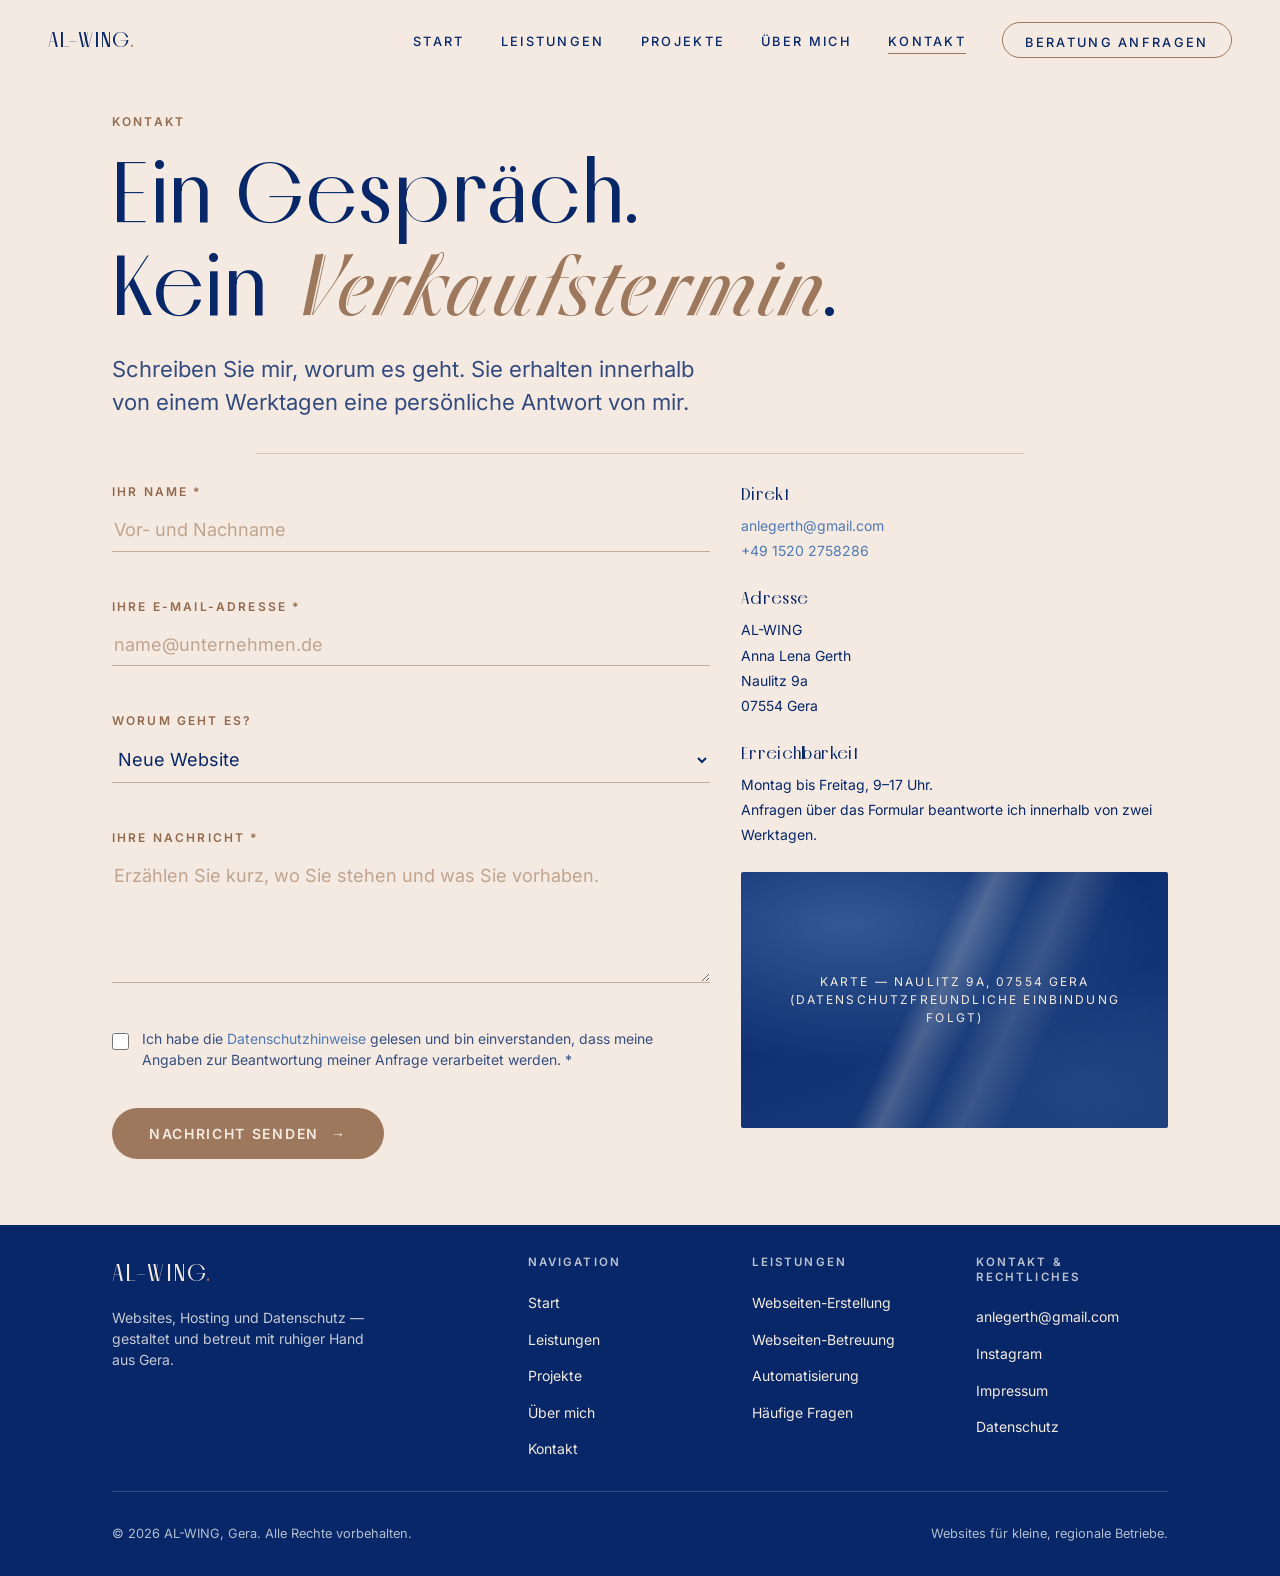
<file: kontakt.html>
<!DOCTYPE html>
<html lang="de" class="no-js">
<head>
  <meta charset="UTF-8">
  <meta name="viewport" content="width=device-width, initial-scale=1.0">
  <title>Kontakt — AL-WING</title>
  <meta name="description" content="Nehmen Sie Kontakt zu AL-WING auf: Beratung zu Website, Hosting, Datenschutz und Wartung. Ein Gespräch, kein Verkaufstermin.">

  <!-- SEO / GEO: Canonical, Open Graph & Twitter Card -->
  <link rel="canonical" href="https://www.al-wing.de/kontakt.html">
  <meta property="og:type" content="website">
  <meta property="og:site_name" content="AL-WING">
  <meta property="og:locale" content="de_DE">
  <meta property="og:title" content="Kontakt — AL-WING">
  <meta property="og:description" content="Nehmen Sie Kontakt zu AL-WING auf: Beratung zu Website, Hosting, Datenschutz und Wartung. Ein Gespräch, kein Verkaufstermin.">
  <meta property="og:url" content="https://www.al-wing.de/kontakt.html">
  <meta property="og:image" content="https://www.al-wing.de/assets/og-image.jpg">
  <meta property="og:image:width" content="1200">
  <meta property="og:image:height" content="630">
  <meta name="twitter:card" content="summary_large_image">
  <meta name="twitter:title" content="Kontakt — AL-WING">
  <meta name="twitter:description" content="Nehmen Sie Kontakt zu AL-WING auf: Beratung zu Website, Hosting, Datenschutz und Wartung. Ein Gespräch, kein Verkaufstermin.">
  <meta name="twitter:image" content="https://www.al-wing.de/assets/og-image.jpg">
  <meta name="theme-color" content="#072768">

  <script type="application/ld+json">
{
  "@context": "https://schema.org",
  "@graph": [
    {
      "@type": "ProfessionalService",
      "@id": "https://www.al-wing.de/#organization",
      "name": "AL-WING",
      "url": "https://www.al-wing.de/",
      "image": "https://www.al-wing.de/assets/og-image.jpg",
      "description": "AL-WING baut Websites für kleine, regionale Betriebe — persönlich betreut, mit Hosting und DSGVO-Datenschutz aus einer Hand.",
      "founder": {
        "@type": "Person",
        "name": "Anna Lena Gerth"
      },
      "address": {
        "@type": "PostalAddress",
        "streetAddress": "Naulitz 9a",
        "postalCode": "07554",
        "addressLocality": "Gera",
        "addressRegion": "Thüringen",
        "addressCountry": "DE"
      },
      "email": "anlegerth@gmail.com",
      "telephone": "+49-1520-2758286",
      "areaServed": {
        "@type": "Country",
        "name": "Deutschland"
      },
      "priceRange": "€€",
      "sameAs": [
        "https://www.instagram.com/alwing.digital/"
      ],
      "knowsLanguage": [
        "de",
        "en"
      ]
    },
    {
      "@type": "ContactPage",
      "@id": "https://www.al-wing.de/kontakt.html",
      "url": "https://www.al-wing.de/kontakt.html",
      "name": "Kontakt — AL-WING",
      "about": {
        "@id": "https://www.al-wing.de/#organization"
      }
    },
    {
      "@type": "BreadcrumbList",
      "itemListElement": [
        {
          "@type": "ListItem",
          "position": 1,
          "name": "Start",
          "item": "https://www.al-wing.de/"
        },
        {
          "@type": "ListItem",
          "position": 2,
          "name": "Kontakt",
          "item": "https://www.al-wing.de/kontakt.html"
        }
      ]
    }
  ]
}
  </script>
  <!-- Alle Schriften (Inter, Melodrama, Britney) sind lokal eingebunden ueber css/style.css - kein externer Font-CDN mehr. -->

  <!-- Favicon: Monogramm "AL." als Inline-SVG (keine Bilddatei nötig) -->
  <link rel="icon" href="data:image/svg+xml,%3Csvg xmlns='http://www.w3.org/2000/svg' viewBox='0 0 64 64'%3E%3Crect width='64' height='64' fill='%23072768'/%3E%3Ctext x='32' y='43' font-family='Georgia,serif' font-size='26' fill='%23F4EAE1' text-anchor='middle'%3EAL.%3C/text%3E%3C/svg%3E">

  <link rel="stylesheet" href="css/style.css">
</head>
<body>
  <a class="skip-link" href="#main">Zum Inhalt springen</a>
  <div class="scroll-progress" aria-hidden="true"></div>

  <header class="site-header">
    <div class="container container--wide header-inner">
      <a class="brand" href="index.html">AL-WING<span class="brand-dot">.</span></a>

      <nav class="site-nav" aria-label="Hauptnavigation">
        <ul class="nav-list">
          <li><a href="index.html">Start</a></li>
          <li><a href="leistungen.html">Leistungen</a></li>
          <li><a href="projekte.html">Projekte</a></li>
          <li><a href="ueber-mich.html">Über mich</a></li>
          <li><a href="kontakt.html" aria-current="page">Kontakt</a></li>
          <li><a class="nav-cta" href="kontakt.html">Beratung anfragen</a></li>
        </ul>
      </nav>

      <button class="nav-toggle" aria-expanded="false" aria-label="Menü öffnen" aria-controls="nav-overlay">
        <span class="bar"></span><span class="bar"></span><span class="bar"></span>
      </button>
    </div>
  </header>

  <nav class="nav-overlay" id="nav-overlay" aria-label="Mobile Navigation">
    <ul>
      <li><a href="index.html">Start</a></li>
      <li><a href="leistungen.html">Leistungen</a></li>
          <li><a href="projekte.html">Projekte</a></li>
      <li><a href="ueber-mich.html">Über mich</a></li>
      <li><a href="kontakt.html" aria-current="page">Kontakt</a></li>
    </ul>
    <p class="overlay-meta">
      AL-WING · Gera<br>
      <a href="mailto:anlegerth@gmail.com">anlegerth@gmail.com</a>
    </p>
  </nav>

  <main id="main">

    <!-- Seitenkopf -->
    <section class="page-hero" aria-labelledby="page-heading">
      <div class="container">
        <span class="eyebrow" data-reveal>Kontakt</span>
        <h1 id="page-heading" data-reveal style="--reveal-delay: 0.08s">
          Ein Gespräch.<br>Kein <span class="script">Verkaufstermin</span>.
        </h1>
        <p class="lead" data-reveal style="--reveal-delay: 0.16s">
          Schreiben Sie mir, worum es geht. Sie erhalten innerhalb von
          einem Werktagen eine persönliche Antwort von mir.
        </p>
      </div>
    </section>

    <!-- Formular & Kontaktdaten -->
    <section class="section section--flush section--flush-bottom section--divide" aria-label="Kontaktformular und Kontaktdaten">
      <div class="container">
        <div class="contact-grid">
          <div data-reveal>
            
            <!-- Ein einziges Form-Tag mit allen Attributen -->
            <form 
              class="contact-form" 
              name="kontakt" 
              method="POST" 
              data-netlify="true" 
              data-netlify-honeypot="_honey"
              data-contact-form 
              novalidate
            >
              <!-- Netlify benötigt oft ein verstecktes form-name Feld, wenn per JS/Build verarbeitet wird -->
              <input type="hidden" name="form-name" value="kontakt" />
    
              <!-- Honeypot Feld (versteckt via inline style ODER CSS) -->
              <div class="form-honeypot" style="display: none;" aria-hidden="true">
                <label for="field-hp">Bitte leer lassen</label>
                <input type="text" id="field-hp" name="_honey" tabindex="-1" autocomplete="off">
              </div>
    
              <div class="form-field">
                <label for="field-name">Ihr Name *</label>
                <input type="text" id="field-name" name="name" autocomplete="name" required placeholder="Vor- und Nachname">
                <p class="field-error" aria-live="polite"></p>
              </div>
    
              <div class="form-field">
                <label for="field-email">Ihre E-Mail-Adresse *</label>
                <input type="email" id="field-email" name="email" autocomplete="email" required placeholder="name@unternehmen.de">
                <p class="field-error" aria-live="polite"></p>
              </div>
    
              <div class="form-field">
                <label for="field-topic">Worum geht es?</label>
                <select id="field-topic" name="topic">
                  <option value="neue-website">Neue Website</option>
                  <option value="hosting">Hosting</option>
                  <option value="datenschutz">Datenschutz / DSGVO</option>
                  <option value="wartung">Wartung &amp; Aktualisierung</option>
                  <option value="sonstiges">Etwas anderes</option>
                </select>
                <p class="field-error" aria-live="polite"></p>
              </div>
    
              <div class="form-field">
                <label for="field-message">Ihre Nachricht *</label>
                <textarea id="field-message" name="message" required placeholder="Erzählen Sie kurz, wo Sie stehen und was Sie vorhaben."></textarea>
                <p class="field-error" aria-live="polite"></p>
              </div>
    
              <div>
                <label class="form-consent">
                  <input type="checkbox" name="consent" required>
                  <span>
                    Ich habe die <a href="datenschutz.html">Datenschutzhinweise</a> gelesen und bin
                    einverstanden, dass meine Angaben zur Beantwortung meiner Anfrage
                    verarbeitet werden. *
                  </span>
                </label>
                <p class="field-error" aria-live="polite"></p>
              </div>
    
              <div>
                <button type="submit" class="btn btn--primary">Nachricht senden <span class="btn-arrow" aria-hidden="true">→</span></button>
              </div>
            </form>

            <div class="form-status" data-form-status hidden tabindex="-1" role="status">
              <strong>Vielen Danke für Ihre Nachricht!</strong><br>
              Ich melde mich bei Ihnen innerhalb von einem Werktag.
            </div>
          </div>

          <!-- Kontaktdaten & Karte -->
          <div class="contact-meta" data-reveal style="--reveal-delay: 0.12s">
            <div class="meta-block">
              <h3>Direkt</h3>
              <p>
                <a href="mailto:anlegerth@gmail.com">anlegerth@gmail.com</a><br>
                <a href="tel:+4915202758286">+49 1520 2758286</a>
              </p>
            </div>
            <div class="meta-block">
              <h3>Adresse</h3>
              <p>
                AL-WING<br>
                Anna Lena Gerth<br>
                Naulitz 9a<br>
                07554 Gera
              </p>
            </div>
            <div class="meta-block">
              <h3>Erreichbarkeit</h3>
              <p>
                Montag bis Freitag, 9–17 Uhr.<br>
                Anfragen über das Formular beantworte ich
                innerhalb von zwei Werktagen.
              </p>
            </div>

            <!-- Karten-Platzhalter: hier kann später eine datenschutzfreundliche
                 Karte eingebunden werden (z. B. selbst gehostetes OpenStreetMap-
                 Bild oder Zwei-Klick-Lösung). Bewusst keine Google-Maps-Einbettung
                 ohne Einwilligung — Datenschutz ist unsere Leistung. -->
            <div class="media media--duotone map-placeholder" role="img" aria-label="Platzhalter für eine Anfahrtskarte: Naulitz 9a, 07554 Gera">
              <span>Karte — Naulitz 9a, 07554 Gera<br>(datenschutzfreundliche Einbindung folgt)</span>
            </div>
          </div>

        </div>
      </div>
    </section>

  </main>

  <footer class="site-footer">
    <div class="container">
      <div class="footer-grid">
        <div class="footer-brand">
          <a class="brand" href="index.html">AL-WING<span class="brand-dot">.</span></a>
          <p>Websites, Hosting und Datenschutz — gestaltet und betreut mit ruhiger Hand aus Gera.</p>
        </div>
        <nav class="footer-col" aria-label="Footer-Navigation">
          <h3>Navigation</h3>
          <ul>
            <li><a href="index.html">Start</a></li>
            <li><a href="leistungen.html">Leistungen</a></li>
            <li><a href="projekte.html">Projekte</a></li>
            <li><a href="ueber-mich.html">Über mich</a></li>
            <li><a href="kontakt.html">Kontakt</a></li>
          </ul>
        </nav>
        <div class="footer-col">
          <h3>Leistungen</h3>
          <ul>
            <li><a href="leistungen.html#erstellung">Webseiten-Erstellung</a></li>
            <li><a href="leistungen.html#betreuung">Webseiten-Betreuung</a></li>
            <li><a href="leistungen.html#automatisierung">Automatisierung</a></li>
            <li><a href="leistungen.html#faq">Häufige Fragen</a></li>
          </ul>
        </div>
        <div class="footer-col">
          <h3>Kontakt &amp; Rechtliches</h3>
          <ul>
            <li><a href="mailto:anlegerth@gmail.com">anlegerth@gmail.com</a></li>
            <li><a href="https://www.instagram.com/alwing.digital/" target="_blank" rel="noopener">Instagram</a></li>
            <li><a href="impressum.html">Impressum</a></li>
            <li><a href="datenschutz.html">Datenschutz</a></li>
          </ul>
        </div>
      </div>
      <div class="footer-bottom">
        <p>© <span data-year>2026</span> AL-WING, Gera. Alle Rechte vorbehalten.</p>
        <p>Websites für kleine, regionale Betriebe.</p>
      </div>
    </div>
  </footer>

  <script src="js/main.js"></script>
</body>
</html>
</file>
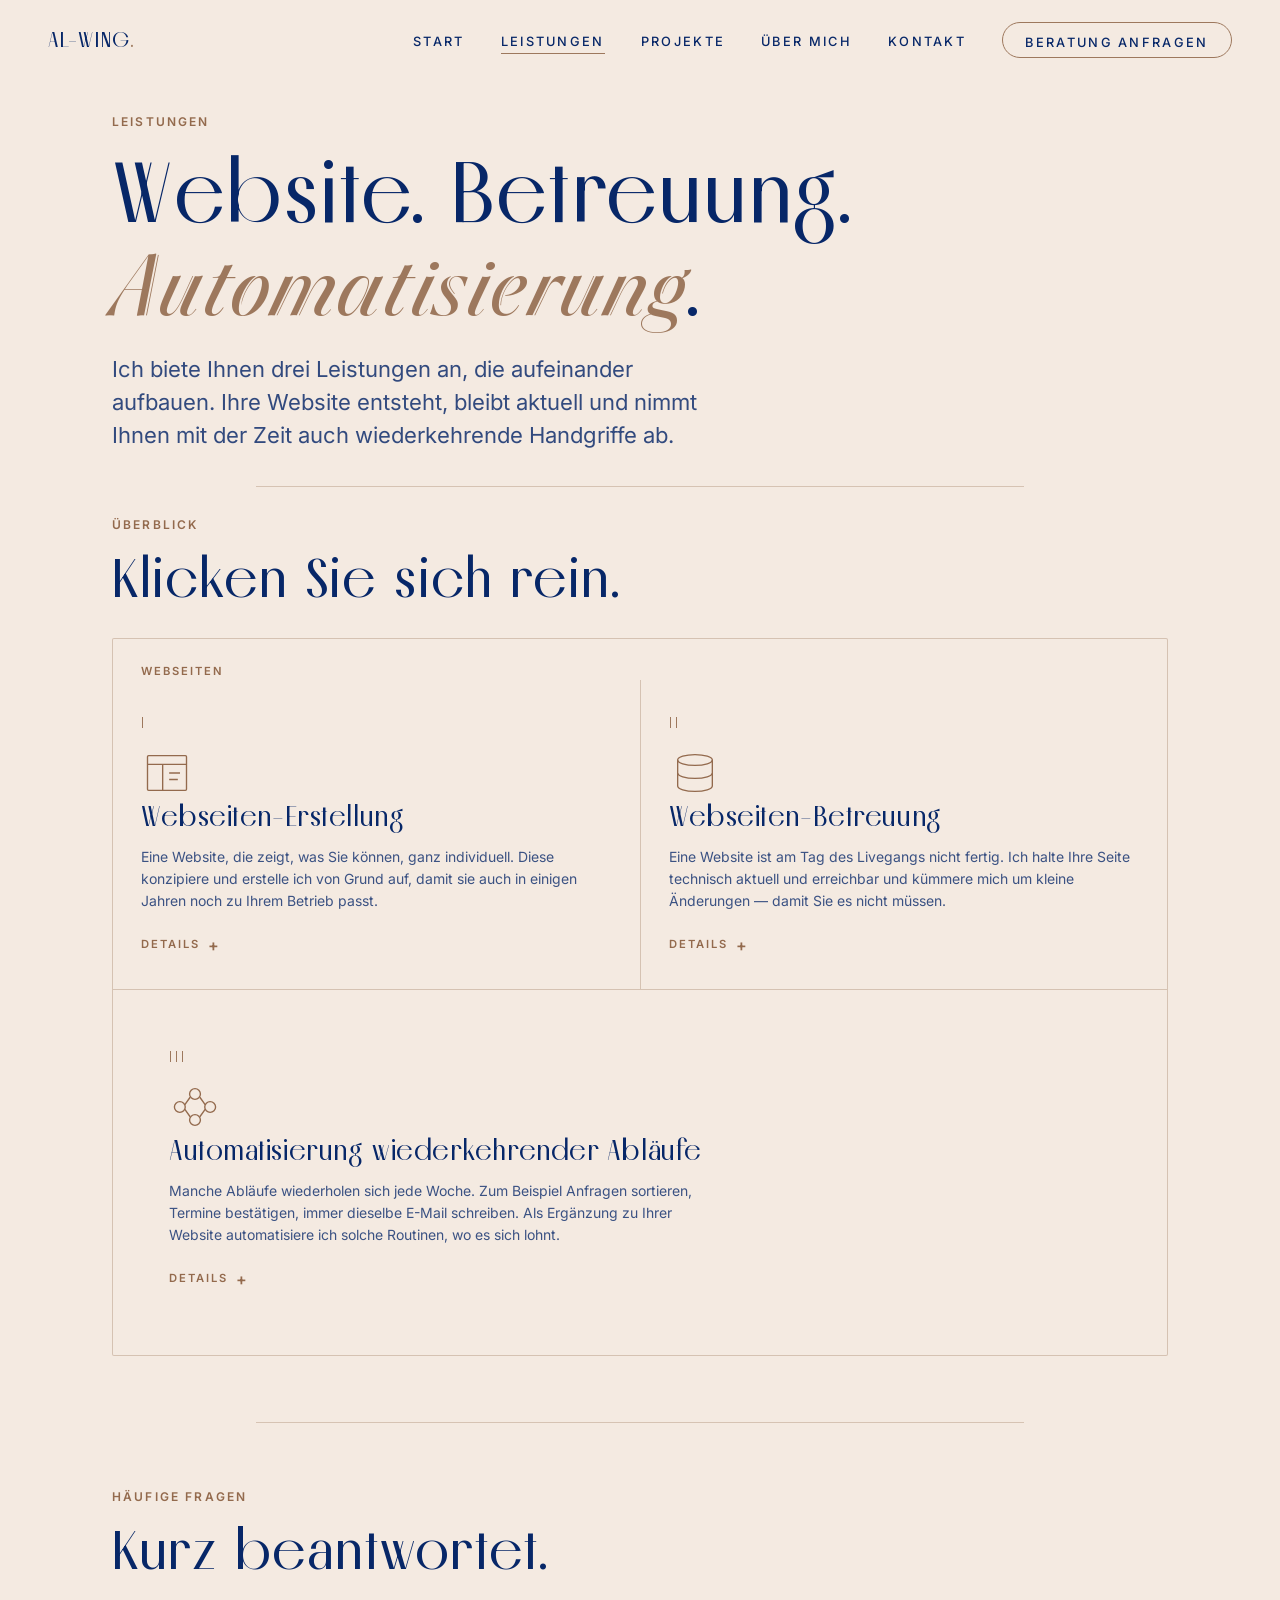
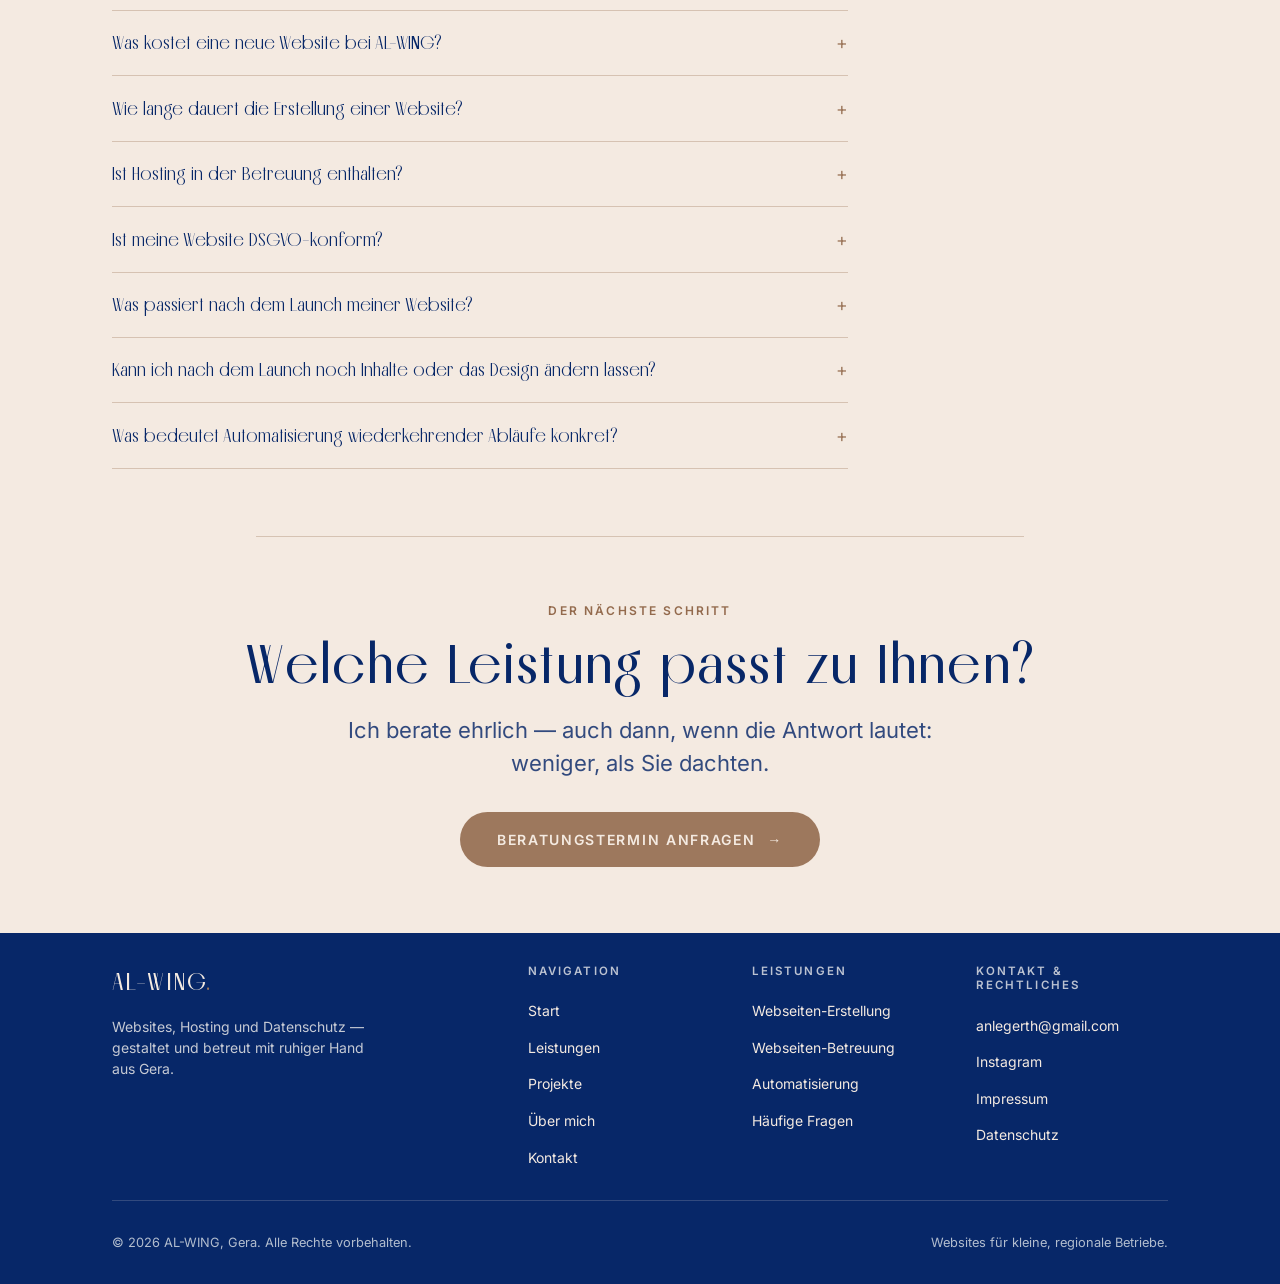
<file: leistungen.html>
<!DOCTYPE html>
<html lang="de" class="no-js">
<head>
  <meta charset="UTF-8">
  <meta name="viewport" content="width=device-width, initial-scale=1.0">
  <title>Leistungen — AL-WING</title>
  <meta name="description" content="Webseiten-Erstellung, Betreuung und Automatisierung wiederkehrender Abläufe — die drei Leistungen von AL-WING für kleine, regionale Betriebe.">

  <!-- SEO / GEO: Canonical, Open Graph & Twitter Card -->
  <link rel="canonical" href="https://www.al-wing.de/leistungen.html">
  <meta property="og:type" content="website">
  <meta property="og:site_name" content="AL-WING">
  <meta property="og:locale" content="de_DE">
  <meta property="og:title" content="Leistungen — AL-WING">
  <meta property="og:description" content="Webseiten-Erstellung, Betreuung und Automatisierung wiederkehrender Abläufe — die drei Leistungen von AL-WING für kleine, regionale Betriebe.">
  <meta property="og:url" content="https://www.al-wing.de/leistungen.html">
  <meta property="og:image" content="https://www.al-wing.de/assets/og-image.jpg">
  <meta property="og:image:width" content="1200">
  <meta property="og:image:height" content="630">
  <meta name="twitter:card" content="summary_large_image">
  <meta name="twitter:title" content="Leistungen — AL-WING">
  <meta name="twitter:description" content="Webseiten-Erstellung, Betreuung und Automatisierung wiederkehrender Abläufe — die drei Leistungen von AL-WING für kleine, regionale Betriebe.">
  <meta name="twitter:image" content="https://www.al-wing.de/assets/og-image.jpg">
  <meta name="theme-color" content="#072768">

  <script type="application/ld+json">
{
  "@context": "https://schema.org",
  "@graph": [
    {
      "@type": "ProfessionalService",
      "@id": "https://www.al-wing.de/#organization",
      "name": "AL-WING",
      "url": "https://www.al-wing.de/",
      "image": "https://www.al-wing.de/assets/og-image.jpg",
      "description": "AL-WING baut Websites für kleine, regionale Betriebe — persönlich betreut, mit Hosting und DSGVO-Datenschutz aus einer Hand.",
      "founder": {
        "@type": "Person",
        "name": "Anna Lena Gerth"
      },
      "address": {
        "@type": "PostalAddress",
        "streetAddress": "Naulitz 9a",
        "postalCode": "07554",
        "addressLocality": "Gera",
        "addressRegion": "Thüringen",
        "addressCountry": "DE"
      },
      "email": "anlegerth@gmail.com",
      "telephone": "+49-1520-2758286",
      "areaServed": {
        "@type": "Country",
        "name": "Deutschland"
      },
      "priceRange": "€€",
      "sameAs": [
        "https://www.instagram.com/alwing.digital/"
      ],
      "knowsLanguage": [
        "de",
        "en"
      ]
    },
    {
      "@type": "Service",
      "serviceType": "Webseiten-Erstellung",
      "provider": {
        "@id": "https://www.al-wing.de/#organization"
      },
      "areaServed": {
        "@type": "Country",
        "name": "Deutschland"
      },
      "description": "Individuelles Design, mobile Optimierung und technische Einrichtung inklusive DSGVO-Grundlagen.",
      "url": "https://www.al-wing.de/leistungen.html#erstellung",
      "offers": [
        {
          "@type": "Offer",
          "name": "Kleine Website (1 bis 5 Seiten)",
          "priceSpecification": {
            "@type": "PriceSpecification",
            "minPrice": 1200,
            "maxPrice": 2000,
            "priceCurrency": "EUR"
          }
        },
        {
          "@type": "Offer",
          "name": "Business Website (5 bis 10 Seiten)",
          "priceSpecification": {
            "@type": "PriceSpecification",
            "minPrice": 2000,
            "maxPrice": 3500,
            "priceCurrency": "EUR"
          }
        },
        {
          "@type": "Offer",
          "name": "Video-Hero-Section (Zusatz)",
          "priceSpecification": {
            "@type": "PriceSpecification",
            "price": 350,
            "priceCurrency": "EUR"
          }
        }
      ]
    },
    {
      "@type": "Service",
      "serviceType": "Webseiten-Betreuung",
      "provider": {
        "@id": "https://www.al-wing.de/#organization"
      },
      "areaServed": {
        "@type": "Country",
        "name": "Deutschland"
      },
      "description": "Hosting, Updates, Inhaltsänderungen und technische Wartung aus einer Hand.",
      "url": "https://www.al-wing.de/leistungen.html#betreuung",
      "offers": {
        "@type": "Offer",
        "name": "Monatliches Betreuungspaket",
        "priceSpecification": {
          "@type": "UnitPriceSpecification",
          "minPrice": 50,
          "maxPrice": 200,
          "priceCurrency": "EUR",
          "unitText": "MONTH"
        }
      }
    },
    {
      "@type": "Service",
      "serviceType": "Automatisierung wiederkehrender Abläufe",
      "provider": {
        "@id": "https://www.al-wing.de/#organization"
      },
      "areaServed": {
        "@type": "Country",
        "name": "Deutschland"
      },
      "description": "Automatisierung wiederkehrender Aufgaben wie Formular-Workflows oder Terminmanagement, als Ergänzung zur Website.",
      "url": "https://www.al-wing.de/leistungen.html#automatisierung"
    },
    {
      "@type": "FAQPage",
      "@id": "https://www.al-wing.de/leistungen.html#faq",
      "mainEntity": [
        {
          "@type": "Question",
          "name": "Was kostet eine neue Website bei AL-WING?",
          "acceptedAnswer": {
            "@type": "Answer",
            "text": "Richtwerte: Kleine Websites (1–5 Seiten) liegen bei etwa 1.200–2.000 €, Business-Websites (5–10 Seiten) bei etwa 2.000–3.500 €. Individuelle Projekte kalkuliere ich gesondert. Nach einem kurzen Erstgespräch erhalten Sie ein transparentes Festpreisangebot — ohne versteckte Kosten."
          }
        },
        {
          "@type": "Question",
          "name": "Wie lange dauert die Erstellung einer Website?",
          "acceptedAnswer": {
            "@type": "Answer",
            "text": "Je nach Umfang zwischen drei und acht Wochen, von der Konzeption bis zum Livegang. Der Zeitplan steht bereits im Angebot fest."
          }
        },
        {
          "@type": "Question",
          "name": "Ist Hosting in der Betreuung enthalten?",
          "acceptedAnswer": {
            "@type": "Answer",
            "text": "Ja. Hosting, Updates und technische Wartung sind fester Bestandteil der Webseiten-Betreuung."
          }
        },
        {
          "@type": "Question",
          "name": "Ist meine Website DSGVO-konform?",
          "acceptedAnswer": {
            "@type": "Answer",
            "text": "Die Grundlagen richte ich bei der Erstellung datensparsam ein — sinnvolle technische Einstellungen, eine bewährte Vorlage für Impressum und Datenschutzerklärung nach Ihren Angaben inklusive. Das ist keine individuelle Rechtsberatung: Für laufende rechtliche Fragen empfehle ich bei Bedarf zusätzlich eine Anwältin oder einen Anwalt."
          }
        },
        {
          "@type": "Question",
          "name": "Was passiert nach dem Launch meiner Website?",
          "acceptedAnswer": {
            "@type": "Answer",
            "text": "Ich bleibe zuständig: Sicherheitsupdates, technische Kontrolle und Unterstützung bei Problemen gehören zur Betreuung dazu — ohne dass Sie sich darum kümmern müssen."
          }
        },
        {
          "@type": "Question",
          "name": "Kann ich nach dem Launch noch Inhalte oder das Design ändern lassen?",
          "acceptedAnswer": {
            "@type": "Answer",
            "text": "Ja, beides. Kleinere Inhaltsänderungen — neue Texte, Bilder, einzelne Seiten — sind Teil der Webseiten-Betreuung. Größere Design-Anpassungen sind ebenfalls jederzeit möglich, werden aber separat angeboten und vorab transparent kalkuliert."
          }
        },
        {
          "@type": "Question",
          "name": "Was bedeutet Automatisierung wiederkehrender Abläufe konkret?",
          "acceptedAnswer": {
            "@type": "Answer",
            "text": "Zum Beispiel: Anfragen aus Ihrem Kontaktformular landen automatisch sortiert in Ihrem Postfach, oder Terminanfragen werden automatisch bestätigt. Ich schaue mir Ihren Ablauf an und sage ehrlich, ob sich das lohnt — für große Digitalisierungsprojekte oder Prozessberatung bin ich nicht die richtige Ansprechpartnerin."
          }
        }
      ]
    },
    {
      "@type": "BreadcrumbList",
      "itemListElement": [
        {
          "@type": "ListItem",
          "position": 1,
          "name": "Start",
          "item": "https://www.al-wing.de/"
        },
        {
          "@type": "ListItem",
          "position": 2,
          "name": "Leistungen",
          "item": "https://www.al-wing.de/leistungen.html"
        }
      ]
    }
  ]
}
  </script>
  <!-- Alle Schriften (Inter, Melodrama, Britney) sind lokal eingebunden ueber css/style.css - kein externer Font-CDN mehr. -->

  <!-- Favicon: Monogramm "AL." als Inline-SVG (keine Bilddatei nötig) -->
  <link rel="icon" href="data:image/svg+xml,%3Csvg xmlns='http://www.w3.org/2000/svg' viewBox='0 0 64 64'%3E%3Crect width='64' height='64' fill='%23072768'/%3E%3Ctext x='32' y='43' font-family='Georgia,serif' font-size='26' fill='%23F4EAE1' text-anchor='middle'%3EAL.%3C/text%3E%3C/svg%3E">

  <link rel="stylesheet" href="css/style.css">
</head>
<body>
  <a class="skip-link" href="#main">Zum Inhalt springen</a>
  <div class="scroll-progress" aria-hidden="true"></div>

  <header class="site-header">
    <div class="container container--wide header-inner">
      <a class="brand" href="index.html">AL-WING<span class="brand-dot">.</span></a>

      <nav class="site-nav" aria-label="Hauptnavigation">
        <ul class="nav-list">
          <li><a href="index.html">Start</a></li>
          <li><a href="leistungen.html" aria-current="page">Leistungen</a></li>
          <li><a href="projekte.html">Projekte</a></li>
          <li><a href="ueber-mich.html">Über mich</a></li>
          <li><a href="kontakt.html">Kontakt</a></li>
          <li><a class="nav-cta" href="kontakt.html">Beratung anfragen</a></li>
        </ul>
      </nav>

      <button class="nav-toggle" aria-expanded="false" aria-label="Menü öffnen" aria-controls="nav-overlay">
        <span class="bar"></span><span class="bar"></span><span class="bar"></span>
      </button>
    </div>
  </header>

  <nav class="nav-overlay" id="nav-overlay" aria-label="Mobile Navigation">
    <ul>
      <li><a href="index.html">Start</a></li>
      <li><a href="leistungen.html" aria-current="page">Leistungen</a></li>
          <li><a href="projekte.html">Projekte</a></li>
      <li><a href="ueber-mich.html">Über mich</a></li>
      <li><a href="kontakt.html">Kontakt</a></li>
    </ul>
    <p class="overlay-meta">
      AL-WING · Gera<br>
      <a href="mailto:anlegerth@gmail.com">anlegerth@gmail.com</a>
    </p>
  </nav>

  <main id="main">

    <!-- Seitenkopf -->
    <section class="page-hero" aria-labelledby="page-heading">
      <div class="container">
        <span class="eyebrow" data-reveal>Leistungen</span>
        <h1 id="page-heading" data-reveal style="--reveal-delay: 0.08s">
          Website. Betreuung.<br><span class="script">Automatisierung</span>.
        </h1>
        <p class="lead" data-reveal style="--reveal-delay: 0.16s">
          Ich biete Ihnen drei Leistungen an, die aufeinander aufbauen. Ihre Website entsteht,
          bleibt aktuell und nimmt Ihnen mit der Zeit auch wiederkehrende
          Handgriffe ab.
        </p>
      </div>
    </section>

    <!-- ============================================================
         DREI LEISTUNGEN IM ÜBERBLICK — ein gemeinsames Panel statt drei
         einzelner Karten, damit unterschiedlich lange Texte nicht wie drei
         zufällig große Boxen wirken. Jedes Feld ist ein natives
         <details name="capabilities">: dasselbe Attribut sorgt browserseitig
         dafür, dass immer nur eines offen ist — ganz ohne JavaScript
         (Fallback in älteren Browsern: mehrere können offen bleiben, bleibt
         trotzdem voll nutzbar). Überschrift und Kurztext sind sofort
         sichtbar, die konkrete Leistungsliste klappt erst auf Klick auf.
         ============================================================ -->
    <section class="section section--flush section--flush-bottom section--divide" aria-labelledby="capabilities-heading">
      <div class="container">
        <div class="section-head" data-reveal>
          <span class="eyebrow">Überblick</span>
          <h2 id="capabilities-heading">Klicken Sie sich rein.</h2>
        </div>
        <div class="capability-panel" data-reveal>

          <div class="capability-group">
            <span class="capability-group-label">Webseiten</span>
            <div class="capability-group-row">

              <!-- I · WEBSEITEN-ERSTELLUNG -->
              <details class="capability-details" name="capabilities" id="erstellung">
                <summary class="capability-summary">
                  <span class="card-index" aria-hidden="true">I</span>
                  <div class="detail-icon" aria-hidden="true">
                    <svg viewBox="0 0 48 48" fill="none" stroke="currentColor" stroke-width="1.25">
                      <rect x="6" y="8" width="36" height="32" rx="1"/>
                      <line x1="6" y1="16" x2="42" y2="16"/>
                      <line x1="20" y1="16" x2="20" y2="40"/>
                      <line x1="26" y1="24" x2="36" y2="24"/>
                      <line x1="26" y1="30" x2="34" y2="30"/>
                    </svg>
                  </div>
                  <h3>Webseiten-Erstellung</h3>
                  <p class="capability-intro">
                    Eine Website, die zeigt, was Sie können, ganz individuell. Diese
                    konzipiere und erstelle ich von
                    Grund auf, damit sie auch in einigen Jahren noch zu Ihrem
                    Betrieb passt.
                  </p>
                  <span class="capability-toggle">Details <span class="capability-toggle-icon">+</span></span>
                </summary>
                <div class="capability-body">
                  <div class="capability-body-inner">
                    <ul class="feature-list">
                      <li>Individuelles Design</li>
                      <li>Mobile Optimierung</li>
                      <li>Kontaktformular</li>
                      <li>DSGVO-Grundlagen <span class="tag">immer inklusive</span></li>
                      <li>Basis-SEO &amp; GEO</li>
                      <li>Technische Einrichtung (u. a. Anfahrtskarte, Domain, SSL)</li>
                    </ul>
                    <div class="benefit">
                      <strong>Ihr Nutzen</strong>
                      Ein Auftritt, der Vertrauen aufbaut, bevor das erste
                      Gespräch stattfindet.
                    </div>
                    <div class="pricing-tiers">
                      <div class="pricing-tier">
                        <span class="pricing-tier-name">
                          Kleine Website
                          <span class="pricing-scope">1 bis 5 Seiten</span>
                        </span>
                        <span class="pricing-tier-value">1.200–2.000 €</span>
                      </div>
                      <div class="pricing-tier">
                        <span class="pricing-tier-name">
                          Business Website
                          <span class="pricing-scope">5 bis 10 Seiten</span>
                        </span>
                        <span class="pricing-tier-value">2.000–3.500 €</span>
                      </div>
                      <div class="pricing-tier">
                        <span class="pricing-tier-name">
                          Individuelle Projekte
                          <span class="pricing-scope">Individuelle Kalkulation</span>
                        </span>
                        <span class="pricing-tier-value">auf Anfrage</span>
                      </div>
                    </div>
                    <p class="pricing-note">
                      Richtwerte — das endgültige Angebot steht nach dem
                      Erstgespräch fest. Zusatz: Video-Hero-Section 350 €.
                    </p>
                  </div>
                </div>
              </details>

              <!-- II · WEBSEITEN-BETREUUNG -->
              <details class="capability-details" name="capabilities" id="betreuung">
                <summary class="capability-summary">
                  <span class="card-index" aria-hidden="true">II</span>
                  <div class="detail-icon" aria-hidden="true">
                    <svg viewBox="0 0 48 48" fill="none" stroke="currentColor" stroke-width="1.25">
                      <ellipse cx="24" cy="12" rx="16" ry="5"/>
                      <path d="M8 12v12c0 2.8 7.2 5 16 5s16-2.2 16-5V12"/>
                      <path d="M8 24v12c0 2.8 7.2 5 16 5s16-2.2 16-5V24"/>
                    </svg>
                  </div>
                  <h3>Webseiten-Betreuung</h3>
                  <p class="capability-intro">
                    Eine Website ist am Tag des Livegangs nicht fertig. Ich
                    halte Ihre Seite technisch aktuell und erreichbar und
                    kümmere mich um kleine Änderungen — damit Sie es nicht
                    müssen.
                  </p>
                  <span class="capability-toggle">Details <span class="capability-toggle-icon">+</span></span>
                </summary>
                <div class="capability-body">
                  <div class="capability-body-inner">
                    <ul class="feature-list">
                      <li>Hosting</li>
                      <li>Updates</li>
                      <li>Inhaltsänderungen</li>
                      <li>Technische Wartung</li>
                      <li>Unterstützung bei Problemen</li>
                    </ul>
                    <div class="benefit">
                      <strong>Ihr Nutzen</strong>
                      Sie denken nicht mehr an Ihre Website — sie läuft einfach,
                      Tag für Tag.
                    </div>
                    <div class="pricing-tiers">
                      <div class="pricing-tier">
                        <span class="pricing-tier-name">
                          Monatliches Paket
                          <span class="pricing-scope">Abhängig von Hosting, Wartung und Änderungsaufwand</span>
                        </span>
                        <span class="pricing-tier-value">50–200 € / Monat</span>
                      </div>
                    </div>
                    <p class="pricing-note">
                      Richtwert — der genaue Umfang wird individuell auf
                      Ihre Website abgestimmt.
                    </p>
                  </div>
                </div>
              </details>

            </div>
          </div>

          <!-- III · AUTOMATISIERUNG WIEDERKEHRENDER ABLÄUFE -->
          <details class="capability-details" name="capabilities" id="automatisierung">
            <summary class="capability-summary">
              
              <div class="capability-summary-body">
                <span class="card-index" aria-hidden="true">III</span>
                <div class="detail-icon" aria-hidden="true">
                  <svg viewBox="0 0 48 48" fill="none" stroke="currentColor" stroke-width="1.25">
                    <circle cx="10" cy="24" r="5"/>
                    <circle cx="24" cy="12" r="5"/>
                    <circle cx="24" cy="36" r="5"/>
                    <circle cx="38" cy="24" r="5"/>
                    <path d="M14.5 22l5-7M14.5 26l5 7M28.5 15l5 7M28.5 33l5-7"/>
                  </svg>
                </div>
                <h3>Automatisierung wiederkehrender Abläufe</h3>
                <p class="capability-intro">
                  Manche Abläufe wiederholen sich jede Woche. Zum Beispiel Anfragen
                  sortieren, Termine bestätigen, immer dieselbe E-Mail
                  schreiben. Als Ergänzung zu Ihrer Website automatisiere
                  ich solche Routinen, wo es sich lohnt.
                </p>
                <span class="capability-toggle">Details <span class="capability-toggle-icon">+</span></span>
              </div>
            </summary>
            <div class="capability-body">
              <div class="capability-body-inner">
                <ul class="feature-list">
                  <li>Automatisierung wiederkehrender Aufgaben</li>
                  <li>Formular- und E-Mail-Workflows</li>
                  <li>Termin- und Anfragenmanagement</li>
                  <li>Individuelle Lösungen auf Anfrage</li>
                  <li>Auftragsverarbeitungsvertrag <span class="tag">immer inklusive</span></li>
                </ul>
                <div class="benefit">
                  <strong>Ihr Nutzen</strong>
                  Weniger Zeit für Wiederholung, mehr Zeit für die
                  eigentliche Arbeit — datenschutzrechtlich sauber
                  geregelt, weil personenbezogene Daten Ihrer
                  Website-Besucher mit im Spiel sind.
                </div>
              </div>
            </div>
          </details>

        </div>
      </div>
    </section>

    <!-- FAQ: entspricht dem FAQPage-Schema im <head> — sichtbarer Inhalt
         und Strukturdaten müssen übereinstimmen. Native <details>/<summary>,
         kein JS nötig. -->
    <section class="section faq section--divide" id="faq" aria-labelledby="faq-heading">
      <div class="container">
        <div class="section-head" data-reveal>
          <span class="eyebrow">Häufige Fragen</span>
          <h2 id="faq-heading">Kurz beantwortet.</h2>
        </div>
        <div class="faq-list" data-reveal style="--reveal-delay: 0.1s">
          <details class="faq-item">
            <summary>Was kostet eine neue Website bei AL-WING?</summary>
            <p>Richtwerte: Kleine Websites (1–5 Seiten) liegen bei etwa 1.200–2.000 €, Business-Websites (5–10 Seiten) bei etwa 2.000–3.500 €. Individuelle Projekte kalkuliere ich gesondert. Nach einem kurzen Erstgespräch erhalten Sie ein transparentes Festpreisangebot — ohne versteckte Kosten.</p>
          </details>
          <details class="faq-item">
            <summary>Wie lange dauert die Erstellung einer Website?</summary>
            <p>Je nach Umfang zwischen drei und acht Wochen, von der Konzeption bis zum Livegang. Der Zeitplan steht bereits im Angebot fest.</p>
          </details>
          <details class="faq-item">
            <summary>Ist Hosting in der Betreuung enthalten?</summary>
            <p>Ja. Hosting, Updates und technische Wartung sind fester Bestandteil der Webseiten-Betreuung.</p>
          </details>
          <details class="faq-item">
            <summary>Ist meine Website DSGVO-konform?</summary>
            <p>Die Grundlagen richte ich bei der Erstellung datensparsam ein — sinnvolle technische Einstellungen, eine bewährte Vorlage für Impressum und Datenschutzerklärung nach Ihren Angaben inklusive. Das ist keine individuelle Rechtsberatung: Für laufende rechtliche Fragen empfehle ich bei Bedarf zusätzlich eine Anwältin oder einen Anwalt.</p>
          </details>
          <details class="faq-item">
            <summary>Was passiert nach dem Launch meiner Website?</summary>
            <p>Ich bleibe zuständig: Sicherheitsupdates, technische Kontrolle und Unterstützung bei Problemen gehören zur Betreuung dazu — ohne dass Sie sich darum kümmern müssen.</p>
          </details>
          <details class="faq-item">
            <summary>Kann ich nach dem Launch noch Inhalte oder das Design ändern lassen?</summary>
            <p>Ja, beides. Kleinere Inhaltsänderungen — neue Texte, Bilder, einzelne Seiten — sind Teil der Webseiten-Betreuung. Größere Design-Anpassungen sind ebenfalls jederzeit möglich, werden aber separat angeboten und vorab transparent kalkuliert.</p>
          </details>
          <details class="faq-item">
            <summary>Was bedeutet Automatisierung wiederkehrender Abläufe konkret?</summary>
            <p>Zum Beispiel: Anfragen aus Ihrem Kontaktformular landen automatisch sortiert in Ihrem Postfach, oder Terminanfragen werden automatisch bestätigt. Ich schaue mir Ihren Ablauf an und sage ehrlich, ob sich das lohnt — für große Digitalisierungsprojekte oder Prozessberatung bin ich nicht die richtige Ansprechpartnerin.</p>
          </details>
        </div>
      </div>
    </section>

    <!-- CTA -->
    <section class="section cta-band section--divide" aria-labelledby="cta-heading">
      <div class="container">
        <span class="eyebrow" data-reveal>Der nächste Schritt</span>
        <h2 id="cta-heading" data-reveal style="--reveal-delay: 0.08s">
          Welche Leistung passt zu Ihnen?
        </h2>
        <p class="lead" data-reveal style="--reveal-delay: 0.16s">
          Ich berate ehrlich — auch dann, wenn die Antwort lautet:
          weniger, als Sie dachten.
        </p>
        <div class="cta-actions" data-reveal style="--reveal-delay: 0.24s">
          <a class="btn btn--primary" href="kontakt.html">Beratungstermin anfragen <span class="btn-arrow" aria-hidden="true">→</span></a>
        </div>
      </div>
    </section>

  </main>

  <footer class="site-footer">
    <div class="container">
      <div class="footer-grid">
        <div class="footer-brand">
          <a class="brand" href="index.html">AL-WING<span class="brand-dot">.</span></a>
          <p>Websites, Hosting und Datenschutz — gestaltet und betreut mit ruhiger Hand aus Gera.</p>
        </div>
        <nav class="footer-col" aria-label="Footer-Navigation">
          <h3>Navigation</h3>
          <ul>
            <li><a href="index.html">Start</a></li>
            <li><a href="leistungen.html">Leistungen</a></li>
            <li><a href="projekte.html">Projekte</a></li>
            <li><a href="ueber-mich.html">Über mich</a></li>
            <li><a href="kontakt.html">Kontakt</a></li>
          </ul>
        </nav>
        <div class="footer-col">
          <h3>Leistungen</h3>
          <ul>
            <li><a href="leistungen.html#erstellung">Webseiten-Erstellung</a></li>
            <li><a href="leistungen.html#betreuung">Webseiten-Betreuung</a></li>
            <li><a href="leistungen.html#automatisierung">Automatisierung</a></li>
            <li><a href="leistungen.html#faq">Häufige Fragen</a></li>
          </ul>
        </div>
        <div class="footer-col">
          <h3>Kontakt &amp; Rechtliches</h3>
          <ul>
            <li><a href="mailto:anlegerth@gmail.com">anlegerth@gmail.com</a></li>
            <li><a href="https://www.instagram.com/alwing.digital/" target="_blank" rel="noopener">Instagram</a></li>
            <li><a href="impressum.html">Impressum</a></li>
            <li><a href="datenschutz.html">Datenschutz</a></li>
          </ul>
        </div>
      </div>
      <div class="footer-bottom">
        <p>© <span data-year>2026</span> AL-WING, Gera. Alle Rechte vorbehalten.</p>
        <p>Websites für kleine, regionale Betriebe.</p>
      </div>
    </div>
  </footer>

  <script src="js/main.js"></script>
</body>
</html>
</file>
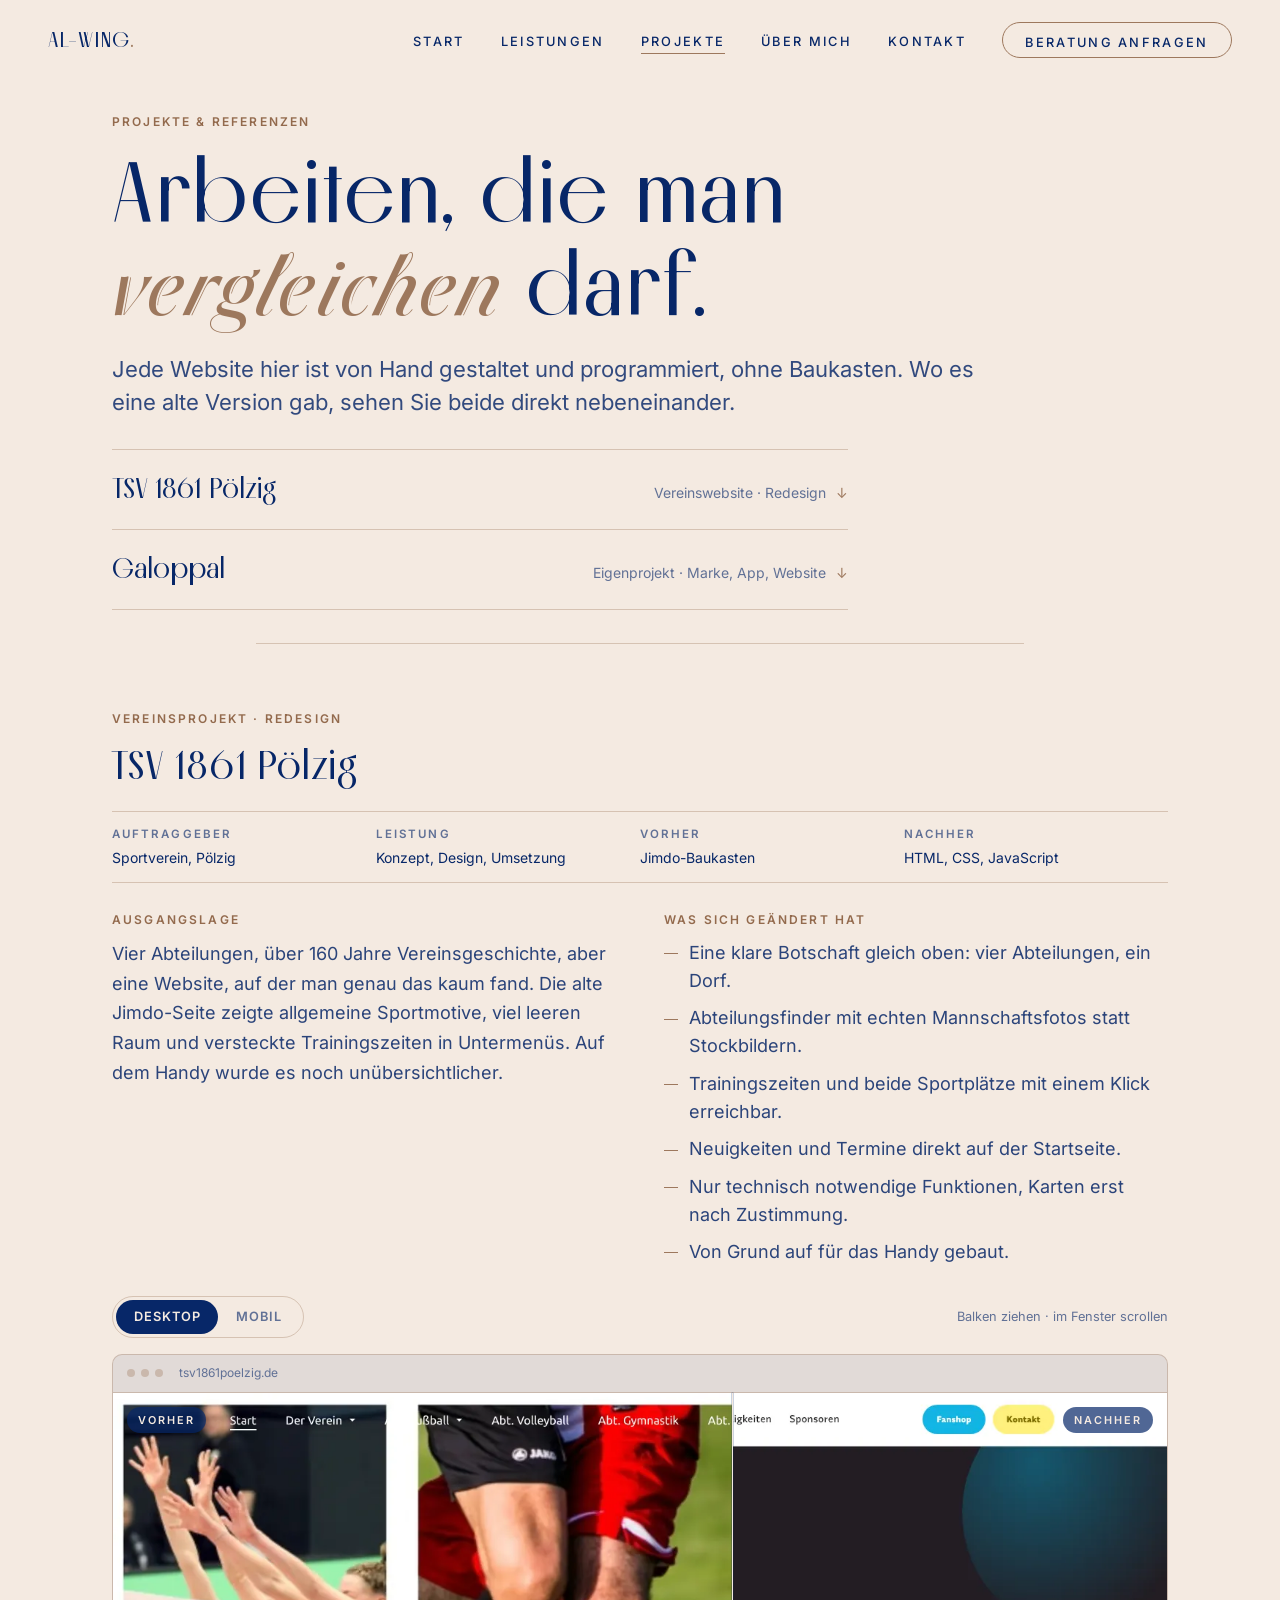
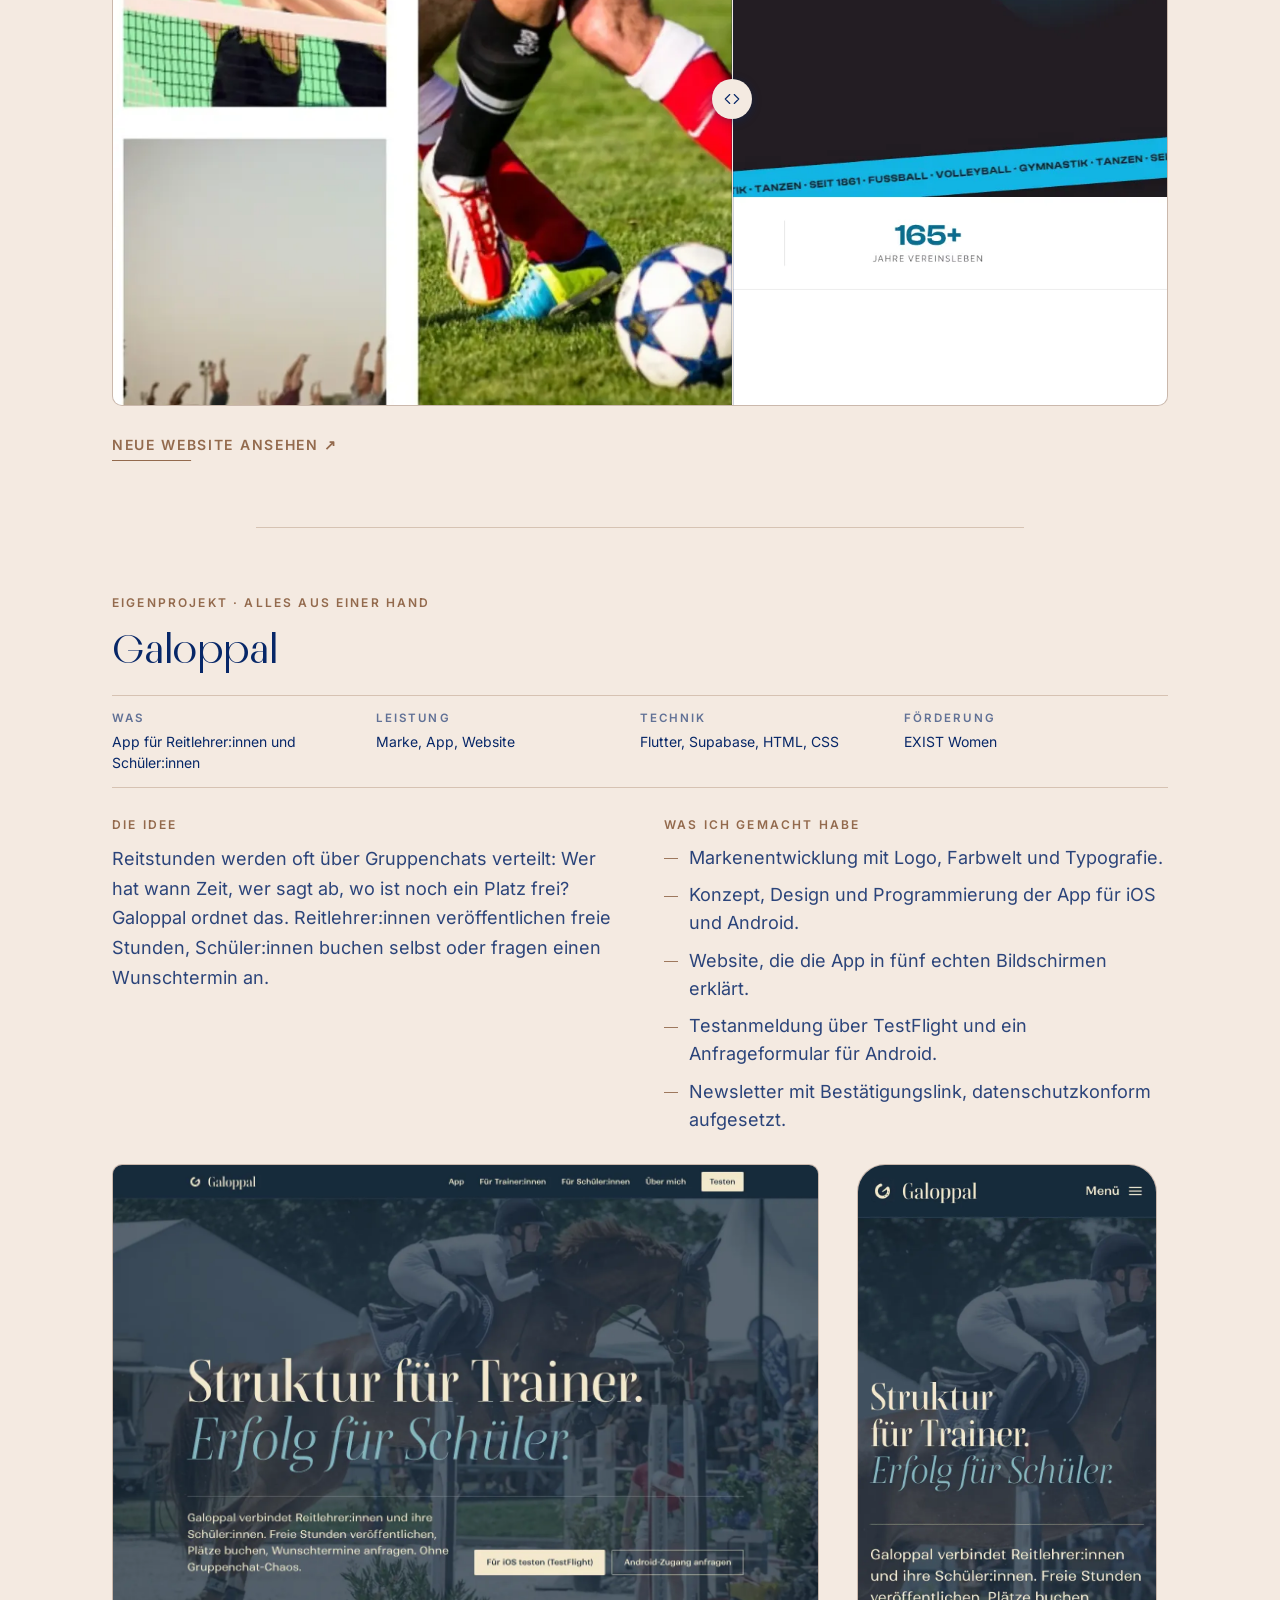
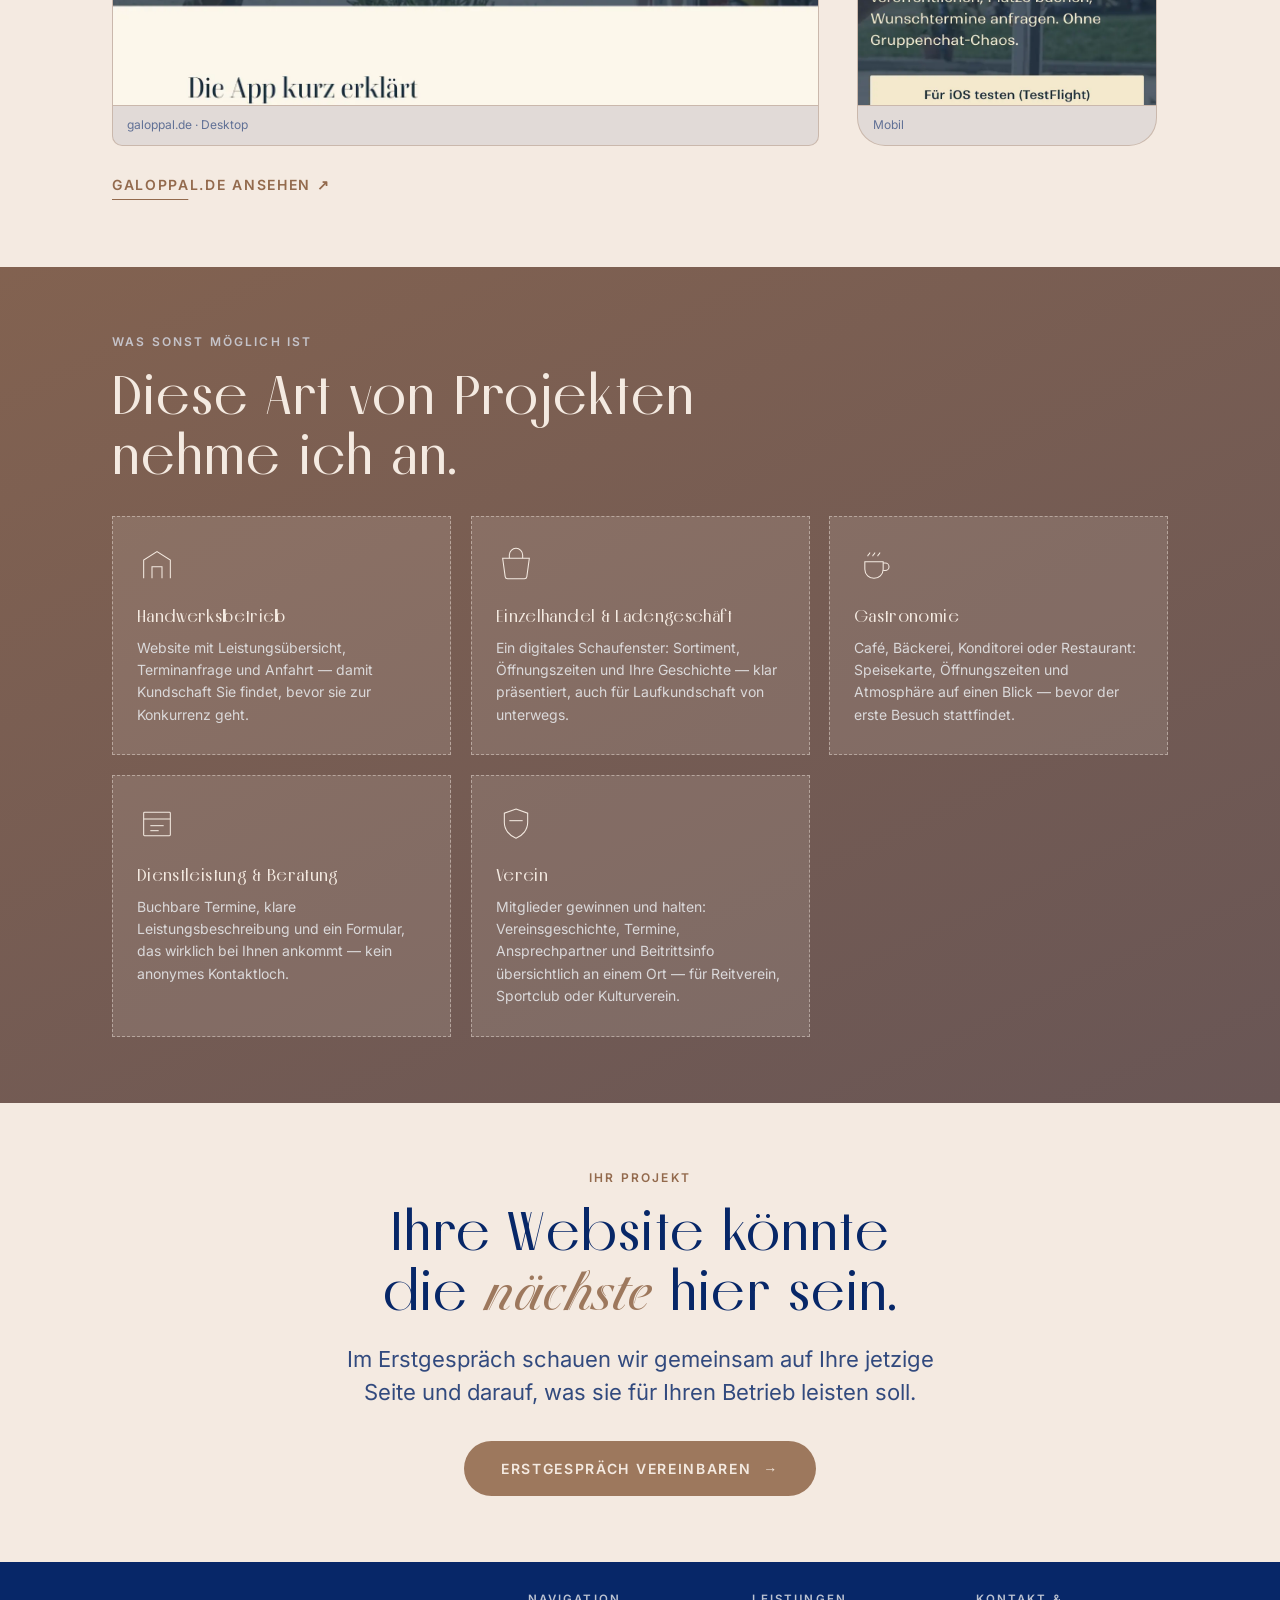
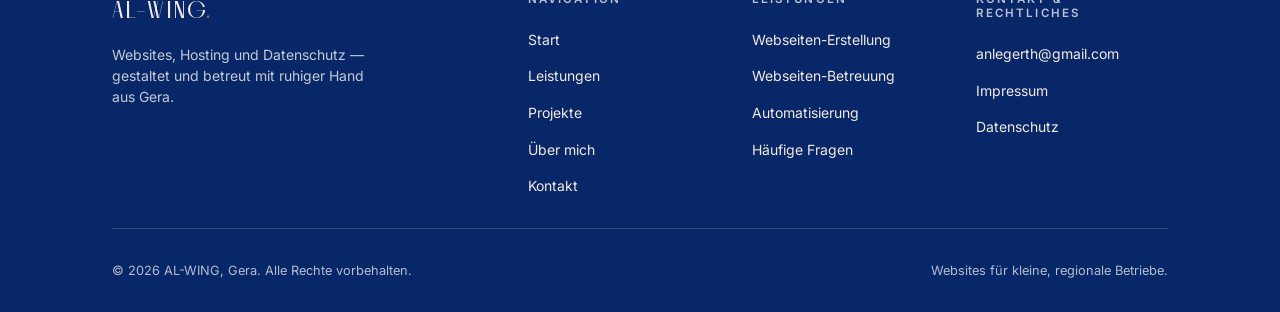
<file: projekte.html>
<!DOCTYPE html>
<html lang="de" class="no-js">
<head>
  <meta charset="UTF-8">
  <meta name="viewport" content="width=device-width, initial-scale=1.0">
  <title>Projekte &amp; Referenzen — AL-WING</title>
  <meta name="description" content="Ausgewählte Arbeiten von AL-WING: Vereinswebsite des TSV 1861 Pölzig im Vorher-Nachher-Vergleich und Galoppal, Marke, App und Website aus einer Hand.">

  <!-- SEO / GEO: Canonical, Open Graph & Twitter Card -->
  <link rel="canonical" href="https://www.studio-gerth.de/projekte.html">
  <meta property="og:type" content="website">
  <meta property="og:site_name" content="AL-WING">
  <meta property="og:locale" content="de_DE">
  <meta property="og:title" content="Projekte & Referenzen — AL-WING">
  <meta property="og:description" content="Ausgewählte Arbeiten von AL-WING: Vereinswebsite des TSV 1861 Pölzig im Vorher-Nachher-Vergleich und Galoppal, Marke, App und Website aus einer Hand.">
  <meta property="og:url" content="https://www.studio-gerth.de/projekte.html">
  <meta property="og:image" content="https://www.studio-gerth.de/assets/og-image.jpg">
  <meta property="og:image:width" content="1200">
  <meta property="og:image:height" content="630">
  <meta name="twitter:card" content="summary_large_image">
  <meta name="twitter:title" content="Projekte & Referenzen — AL-WING">
  <meta name="twitter:description" content="Ausgewählte Arbeiten von AL-WING: Vereinswebsite des TSV 1861 Pölzig im Vorher-Nachher-Vergleich und Galoppal, Marke, App und Website aus einer Hand.">
  <meta name="twitter:image" content="https://www.studio-gerth.de/assets/og-image.jpg">
  <meta name="theme-color" content="#072768">

  <script type="application/ld+json">
{
  "@context": "https://schema.org",
  "@graph": [
    {
      "@type": "ProfessionalService",
      "@id": "https://www.studio-gerth.de/#organization",
      "name": "AL-WING",
      "url": "https://www.studio-gerth.de/",
      "image": "https://www.studio-gerth.de/assets/og-image.jpg",
      "description": "AL-WING baut Websites für kleine, regionale Betriebe — persönlich betreut, mit Hosting und DSGVO-Datenschutz aus einer Hand.",
      "founder": { "@type": "Person", "name": "Anna Lena Gerth" },
      "address": {
        "@type": "PostalAddress",
        "streetAddress": "Naulitz 9a",
        "postalCode": "07554",
        "addressLocality": "Gera",
        "addressRegion": "Thüringen",
        "addressCountry": "DE"
      },
      "email": "anlegerth@gmail.com",
      "telephone": "+49-1520-2758286",
      "areaServed": { "@type": "Country", "name": "Deutschland" },
      "priceRange": "€€"
    },
    {
      "@type": "CollectionPage",
      "@id": "https://www.studio-gerth.de/projekte.html",
      "url": "https://www.studio-gerth.de/projekte.html",
      "name": "Projekte & Referenzen — AL-WING",
      "about": { "@id": "https://www.studio-gerth.de/#organization" }
    },
    {
      "@type": "BreadcrumbList",
      "itemListElement": [
        { "@type": "ListItem", "position": 1, "name": "Start", "item": "https://www.studio-gerth.de/" },
        { "@type": "ListItem", "position": 2, "name": "Projekte", "item": "https://www.studio-gerth.de/projekte.html" }
      ]
    }
  ]
}
  </script>
  <!-- Alle Schriften (Inter, Melodrama, Britney) sind lokal eingebunden ueber css/style.css - kein externer Font-CDN mehr. -->

  <!-- Favicon: Monogramm "AL." als Inline-SVG (keine Bilddatei nötig) -->
  <link rel="icon" href="data:image/svg+xml,%3Csvg xmlns='http://www.w3.org/2000/svg' viewBox='0 0 64 64'%3E%3Crect width='64' height='64' fill='%23072768'/%3E%3Ctext x='32' y='43' font-family='Georgia,serif' font-size='26' fill='%23F4EAE1' text-anchor='middle'%3EAL.%3C/text%3E%3C/svg%3E">

  <link rel="stylesheet" href="css/style.css">
</head>
<body>
  <a class="skip-link" href="#main">Zum Inhalt springen</a>
  <div class="scroll-progress" aria-hidden="true"></div>

  <header class="site-header">
    <div class="container container--wide header-inner">
      <a class="brand" href="index.html">AL-WING<span class="brand-dot">.</span></a>

      <nav class="site-nav" aria-label="Hauptnavigation">
        <ul class="nav-list">
          <li><a href="index.html">Start</a></li>
          <li><a href="leistungen.html">Leistungen</a></li>
          <li><a href="projekte.html" aria-current="page">Projekte</a></li>
          <li><a href="ueber-mich.html">Über mich</a></li>
          <li><a href="kontakt.html">Kontakt</a></li>
          <li><a class="nav-cta" href="kontakt.html">Beratung anfragen</a></li>
        </ul>
      </nav>

      <button class="nav-toggle" aria-expanded="false" aria-label="Menü öffnen" aria-controls="nav-overlay">
        <span class="bar"></span><span class="bar"></span><span class="bar"></span>
      </button>
    </div>
  </header>

  <nav class="nav-overlay" id="nav-overlay" aria-label="Mobile Navigation">
    <ul>
      <li><a href="index.html">Start</a></li>
      <li><a href="leistungen.html">Leistungen</a></li>
      <li><a href="projekte.html" aria-current="page">Projekte</a></li>
      <li><a href="ueber-mich.html">Über mich</a></li>
      <li><a href="kontakt.html">Kontakt</a></li>
    </ul>
    <p class="overlay-meta">
      AL-WING · Gera<br>
      <a href="mailto:anlegerth@gmail.com">anlegerth@gmail.com</a>
    </p>
  </nav>

  <main id="main">

    <!-- Seitenkopf mit Projekt-Index -->
    <section class="page-hero" aria-labelledby="page-heading">
      <div class="container">
        <span class="eyebrow" data-reveal>Projekte &amp; Referenzen</span>
        <h1 id="page-heading" data-reveal style="--reveal-delay: 0.08s">
          Arbeiten, die man <span class="script">vergleichen</span> darf.
        </h1>
        <p class="lead lead--wide" data-reveal style="--reveal-delay: 0.16s">
          Jede Website hier ist von Hand gestaltet und programmiert, ohne Baukasten.
          Wo es eine alte Version gab, sehen Sie beide direkt nebeneinander.
        </p>
        <nav class="case-index" aria-label="Projekte auf dieser Seite" data-reveal style="--reveal-delay: 0.24s">
          <a href="#tsv">
            <span class="case-index-title">TSV 1861 Pölzig</span>
            <span class="case-index-meta">Vereinswebsite · Redesign <span class="case-index-arrow" aria-hidden="true">↓</span></span>
          </a>
          <a href="#galoppal">
            <span class="case-index-title">Galoppal</span>
            <span class="case-index-meta">Eigenprojekt · Marke, App, Website <span class="case-index-arrow" aria-hidden="true">↓</span></span>
          </a>
        </nav>
      </div>
    </section>

    <!-- Fallstudie 1: TSV 1861 Pölzig (Vorher/Nachher-Vergleich) -->
    <article class="section section--divide case" id="tsv" aria-labelledby="tsv-heading">
      <div class="container">
        <header class="case-head" data-reveal>
          <span class="eyebrow">Vereinsprojekt · Redesign</span>
          <h2 id="tsv-heading">TSV 1861 Pölzig</h2>
          <dl class="case-facts">
            <div><dt>Auftraggeber</dt><dd>Sportverein, Pölzig</dd></div>
            <div><dt>Leistung</dt><dd>Konzept, Design, Umsetzung</dd></div>
            <div><dt>Vorher</dt><dd>Jimdo-Baukasten</dd></div>
            <div><dt>Nachher</dt><dd>HTML, CSS, JavaScript</dd></div>
          </dl>
        </header>

        <div class="case-story">
          <div data-reveal>
            <h3 class="case-story-label">Ausgangslage</h3>
            <p>
              Vier Abteilungen, über 160 Jahre Vereinsgeschichte, aber eine Website,
              auf der man genau das kaum fand. Die alte Jimdo-Seite zeigte allgemeine
              Sportmotive, viel leeren Raum und versteckte Trainingszeiten in
              Untermenüs. Auf dem Handy wurde es noch unübersichtlicher.
            </p>
          </div>
          <div data-reveal style="--reveal-delay: 0.08s">
            <h3 class="case-story-label">Was sich geändert hat</h3>
            <ul class="case-list">
              <li>Eine klare Botschaft gleich oben: vier Abteilungen, ein Dorf.</li>
              <li>Abteilungsfinder mit echten Mannschaftsfotos statt Stockbildern.</li>
              <li>Trainingszeiten und beide Sportplätze mit einem Klick erreichbar.</li>
              <li>Neuigkeiten und Termine direkt auf der Startseite.</li>
              <li>Nur technisch notwendige Funktionen, Karten erst nach Zustimmung.</li>
              <li>Von Grund auf für das Handy gebaut.</li>
            </ul>
          </div>
        </div>

        <div class="compare" data-compare data-url-before="tsv1861poelzig.de" data-url-after="tsv1861poelzig.netlify.app" data-reveal="fade">
          <div class="compare-bar">
            <div class="compare-toggle" role="group" aria-label="Ansicht wählen">
              <button type="button" data-view="desktop" aria-pressed="true">Desktop</button>
              <button type="button" data-view="mobil" aria-pressed="false">Mobil</button>
            </div>
            <span class="compare-hint">Balken ziehen · im Fenster scrollen</span>
          </div>
          <div class="compare-stage">
            <div class="ba" style="--pos: 50%">
              <div class="ba-chrome" aria-hidden="true"><i></i><i></i><i></i><span data-url>tsv1861poelzig.de</span></div>
              <div class="ba-scroll" tabindex="0" aria-label="Vergleichsfenster, scrollbar">
                <img class="ba-after" alt="Neue Website des TSV 1861 Pölzig"
                     src="assets/referenzen/tsv-neu-desktop.webp"
                     data-desktop="assets/referenzen/tsv-neu-desktop.webp"
                     data-mobil="assets/referenzen/tsv-neu-mobil.webp"
                     decoding="async">
                <img class="ba-before" alt="Alte Jimdo-Website des TSV 1861 Pölzig"
                     src="assets/referenzen/tsv-alt-desktop.webp"
                     data-desktop="assets/referenzen/tsv-alt-desktop.webp"
                     data-mobil="assets/referenzen/tsv-alt-mobil.webp"
                     decoding="async">
              </div>
              <span class="ba-label ba-label--l" aria-hidden="true">Vorher</span>
              <span class="ba-label ba-label--r" aria-hidden="true">Nachher</span>
              <div class="ba-handle" role="slider" tabindex="0"
                   aria-label="Vergleich alt und neu verschieben"
                   aria-valuemin="0" aria-valuemax="100" aria-valuenow="50"
                   aria-valuetext="50 Prozent alte Seite">
                <span class="ba-knob" aria-hidden="true">
                  <svg viewBox="0 0 24 24" fill="none" stroke="currentColor" stroke-width="1.5" stroke-linecap="round" stroke-linejoin="round"><path d="M9 6l-6 6 6 6M15 6l6 6-6 6"/></svg>
                </span>
              </div>
            </div>
          </div>
        </div>

        <a class="link-line case-live" href="https://tsv1861poelzig.netlify.app" target="_blank" rel="noopener">Neue Website ansehen <span aria-hidden="true">↗</span></a>
      </div>
    </article>

    <!-- Fallstudie 2: Galoppal (Eigenprojekt, Showcase ohne Vorher-Version) -->
    <article class="section section--divide case" id="galoppal" aria-labelledby="galoppal-heading">
      <div class="container">
        <header class="case-head" data-reveal>
          <span class="eyebrow">Eigenprojekt · Alles aus einer Hand</span>
          <h2 id="galoppal-heading">Galoppal</h2>
          <dl class="case-facts">
            <div><dt>Was</dt><dd>App für Reitlehrer:innen und Schüler:innen</dd></div>
            <div><dt>Leistung</dt><dd>Marke, App, Website</dd></div>
            <div><dt>Technik</dt><dd>Flutter, Supabase, HTML, CSS</dd></div>
            <div><dt>Förderung</dt><dd>EXIST Women</dd></div>
          </dl>
        </header>

        <div class="case-story">
          <div data-reveal>
            <h3 class="case-story-label">Die Idee</h3>
            <p>
              Reitstunden werden oft über Gruppenchats verteilt: Wer hat wann Zeit,
              wer sagt ab, wo ist noch ein Platz frei? Galoppal ordnet das.
              Reitlehrer:innen veröffentlichen freie Stunden, Schüler:innen buchen
              selbst oder fragen einen Wunschtermin an.
            </p>
          </div>
          <div data-reveal style="--reveal-delay: 0.08s">
            <h3 class="case-story-label">Was ich gemacht habe</h3>
            <ul class="case-list">
              <li>Markenentwicklung mit Logo, Farbwelt und Typografie.</li>
              <li>Konzept, Design und Programmierung der App für iOS und Android.</li>
              <li>Website, die die App in fünf echten Bildschirmen erklärt.</li>
              <li>Testanmeldung über TestFlight und ein Anfrageformular für Android.</li>
              <li>Newsletter mit Bestätigungslink, datenschutzkonform aufgesetzt.</li>
            </ul>
          </div>
        </div>

        <div class="case-show" data-reveal="fade">
          <figure class="case-shot">
            <div class="case-shot-window" tabindex="0" aria-label="Galoppal-Website am Desktop, scrollbar">
              <img src="assets/referenzen/galoppal-desktop.webp" alt="Startseite von galoppal.de am Desktop" loading="lazy" decoding="async">
            </div>
            <figcaption>galoppal.de · Desktop</figcaption>
          </figure>
          <figure class="case-shot case-shot--phone">
            <div class="case-shot-window" tabindex="0" aria-label="Galoppal-Website am Handy, scrollbar">
              <img src="assets/referenzen/galoppal-mobil.webp" alt="Startseite von galoppal.de am Handy" loading="lazy" decoding="async">
            </div>
            <figcaption>Mobil</figcaption>
          </figure>
        </div>

        <a class="link-line case-live" href="https://galoppal.de" target="_blank" rel="noopener">galoppal.de ansehen <span aria-hidden="true">↗</span></a>
      </div>
    </article>

    <!-- Welche Projekte ich annehme — die Kategorien von vorher, als
         Ergänzung zu den echten Referenzen oben. -->
    <section class="section section--warm" aria-labelledby="categories-heading">
      <div class="container">
        <div class="section-head" data-reveal>
          <span class="eyebrow">Was sonst möglich ist</span>
          <h2 id="categories-heading">Diese Art von Projekten nehme ich an.</h2>
        </div>
        <div class="project-grid">
          <article class="project-card" data-reveal>
            <div class="card-icon" aria-hidden="true">
              <svg viewBox="0 0 48 48" fill="none" stroke="currentColor" stroke-width="1.25">
                <path d="M8 40V18l16-10 16 10v22"/>
                <path d="M18 40V26h12v14"/>
              </svg>
            </div>
            <h3>Handwerksbetrieb</h3>
            <p>Website mit Leistungsübersicht, Terminanfrage und Anfahrt — damit Kundschaft Sie findet, bevor sie zur Konkurrenz geht.</p>
          </article>
          <article class="project-card" data-reveal style="--reveal-delay: 0.08s">
            <div class="card-icon" aria-hidden="true">
              <svg viewBox="0 0 48 48" fill="none" stroke="currentColor" stroke-width="1.25">
                <path d="M8 16h32l-3 22a3 3 0 0 1-3 2.6H14a3 3 0 0 1-3-2.6L8 16z"/>
                <path d="M16 16V12a8 8 0 0 1 16 0v4"/>
              </svg>
            </div>
            <h3>Einzelhandel &amp; Ladengeschäft</h3>
            <p>Ein digitales Schaufenster: Sortiment, Öffnungszeiten und Ihre Geschichte — klar präsentiert, auch für Laufkundschaft von unterwegs.</p>
          </article>
          <article class="project-card" data-reveal style="--reveal-delay: 0.16s">
            <div class="card-icon" aria-hidden="true">
              <svg viewBox="0 0 48 48" fill="none" stroke="currentColor" stroke-width="1.25">
                <path d="M13 20h22v9c0 6.5-5.4 11-11 11s-11-4.5-11-11v-9z"/>
                <path d="M35 21.5h2.5a4.5 4.5 0 0 1 0 9H35"/>
                <path d="M19 9c0 2.2-2.5 2.2-2.5 4.4M25 9c0 2.2-2.5 2.2-2.5 4.4M31 9c0 2.2-2.5 2.2-2.5 4.4"/>
              </svg>
            </div>
            <h3>Gastronomie</h3>
            <p>Café, Bäckerei, Konditorei oder Restaurant: Speisekarte, Öffnungszeiten und Atmosphäre auf einen Blick — bevor der erste Besuch stattfindet.</p>
          </article>
          <article class="project-card" data-reveal style="--reveal-delay: 0.24s">
            <div class="card-icon" aria-hidden="true">
              <svg viewBox="0 0 48 48" fill="none" stroke="currentColor" stroke-width="1.25">
                <rect x="8" y="10" width="32" height="28" rx="1"/>
                <line x1="8" y1="18" x2="40" y2="18"/>
                <line x1="16" y1="26" x2="32" y2="26"/>
                <line x1="16" y1="32" x2="26" y2="32"/>
              </svg>
            </div>
            <h3>Dienstleistung &amp; Beratung</h3>
            <p>Buchbare Termine, klare Leistungsbeschreibung und ein Formular, das wirklich bei Ihnen ankommt — kein anonymes Kontaktloch.</p>
          </article>
          <article class="project-card" data-reveal style="--reveal-delay: 0.08s">
            <div class="card-icon" aria-hidden="true">
              <svg viewBox="0 0 48 48" fill="none" stroke="currentColor" stroke-width="1.25">
                <path d="M24 6l14 5v11c0 9-6 16-14 19-8-3-14-10-14-19V11l14-5z"/>
                <line x1="16" y1="20" x2="32" y2="20"/>
              </svg>
            </div>
            <h3>Verein</h3>
            <p>Mitglieder gewinnen und halten: Vereinsgeschichte, Termine, Ansprechpartner und Beitrittsinfo übersichtlich an einem Ort — für Reitverein, Sportclub oder Kulturverein.</p>
          </article>
        </div>
      </div>
    </section>

    <!--
      DEV-HINWEIS: Neue Referenz ergänzen = einen <article class="section
      section--divide case"> oben kopieren. Mit alter Version: den
      .compare-Block (Vorher/Nachher-Slider, data-url-before/-after anpassen).
      Ohne alte Version: den .case-show-Block (Desktop + Handy).
      Bilder nach assets/referenzen/ legen und im Index oben verlinken.
    -->

    <!-- CTA -->
    <section class="section cta-band" aria-labelledby="cta-heading">
      <div class="container">
        <span class="eyebrow" data-reveal>Ihr Projekt</span>
        <h2 id="cta-heading" data-reveal style="--reveal-delay: 0.08s">
          Ihre Website könnte die <span class="script">nächste</span> hier sein.
        </h2>
        <p class="lead" data-reveal style="--reveal-delay: 0.16s">
          Im Erstgespräch schauen wir gemeinsam auf Ihre jetzige Seite und darauf,
          was sie für Ihren Betrieb leisten soll.
        </p>
        <div class="cta-actions" data-reveal style="--reveal-delay: 0.24s">
          <a class="btn btn--primary" href="kontakt.html">Erstgespräch vereinbaren <span class="btn-arrow" aria-hidden="true">→</span></a>
        </div>
      </div>
    </section>

  </main>

  <footer class="site-footer">
    <div class="container">
      <div class="footer-grid">
        <div class="footer-brand">
          <a class="brand" href="index.html">AL-WING<span class="brand-dot">.</span></a>
          <p>Websites, Hosting und Datenschutz — gestaltet und betreut mit ruhiger Hand aus Gera.</p>
        </div>
        <nav class="footer-col" aria-label="Footer-Navigation">
          <h3>Navigation</h3>
          <ul>
            <li><a href="index.html">Start</a></li>
            <li><a href="leistungen.html">Leistungen</a></li>
            <li><a href="projekte.html">Projekte</a></li>
            <li><a href="ueber-mich.html">Über mich</a></li>
            <li><a href="kontakt.html">Kontakt</a></li>
          </ul>
        </nav>
        <div class="footer-col">
          <h3>Leistungen</h3>
          <ul>
            <li><a href="leistungen.html#erstellung">Webseiten-Erstellung</a></li>
            <li><a href="leistungen.html#betreuung">Webseiten-Betreuung</a></li>
            <li><a href="leistungen.html#automatisierung">Automatisierung</a></li>
            <li><a href="leistungen.html#faq">Häufige Fragen</a></li>
          </ul>
        </div>
        <div class="footer-col">
          <h3>Kontakt &amp; Rechtliches</h3>
          <ul>
            <li><a href="mailto:anlegerth@gmail.com">anlegerth@gmail.com</a></li>
            <li><a href="impressum.html">Impressum</a></li>
            <li><a href="datenschutz.html">Datenschutz</a></li>
          </ul>
        </div>
      </div>
      <div class="footer-bottom">
        <p>© <span data-year>2026</span> AL-WING, Gera. Alle Rechte vorbehalten.</p>
        <p>Websites für kleine, regionale Betriebe.</p>
      </div>
    </div>
  </footer>

  <script src="js/main.js"></script>
</body>
</html>
</file>
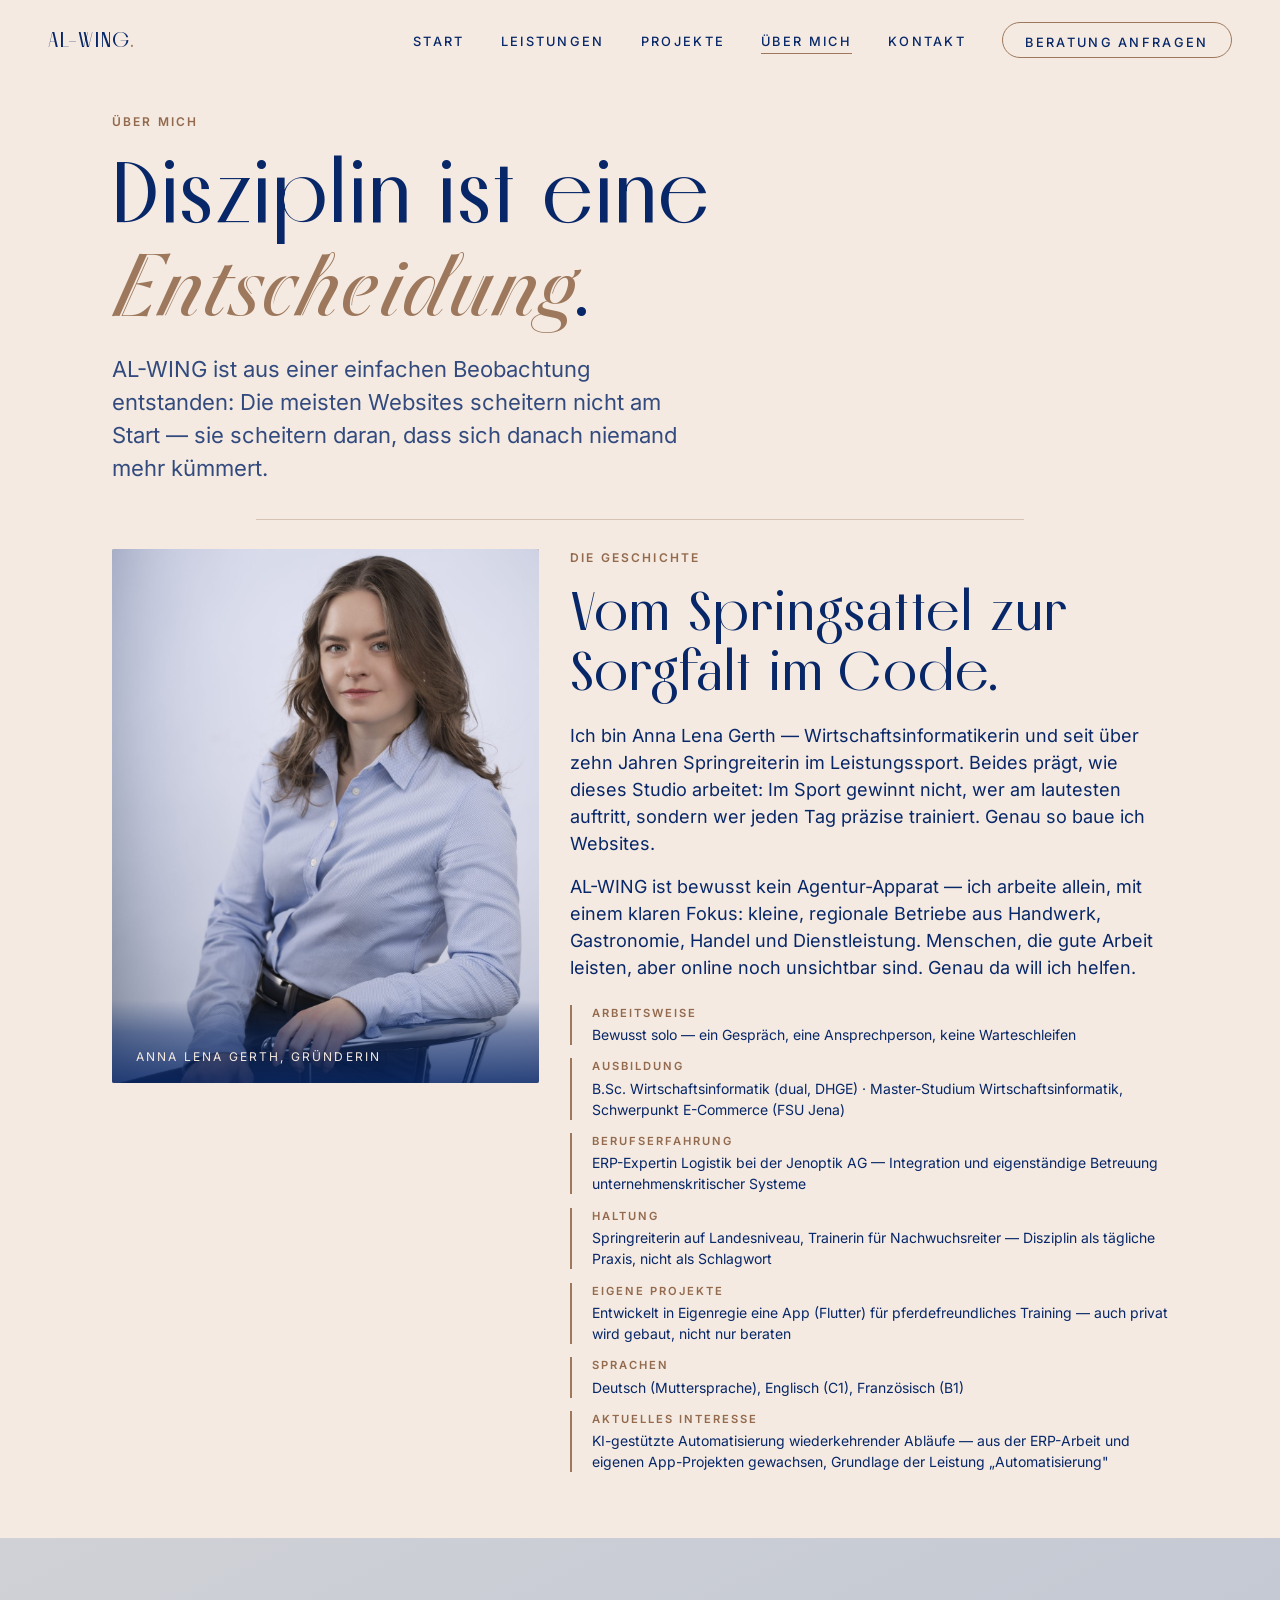
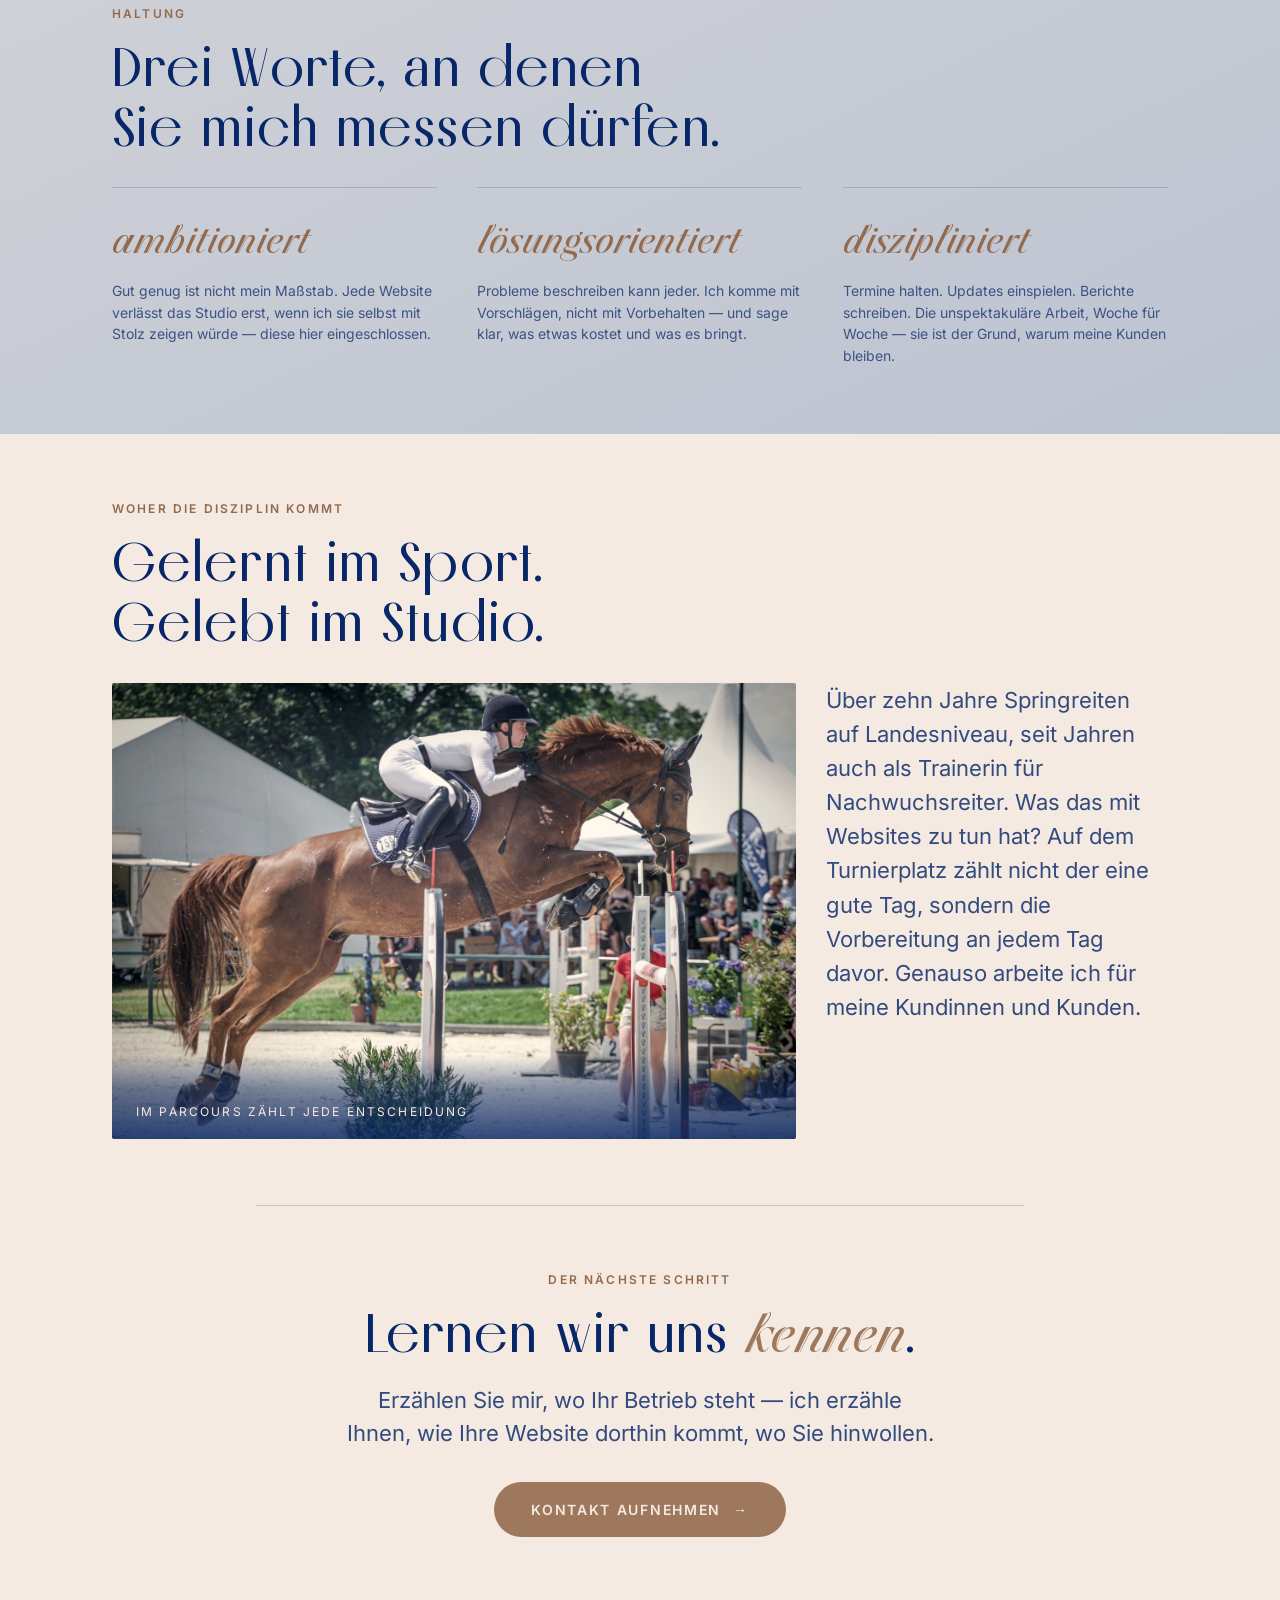
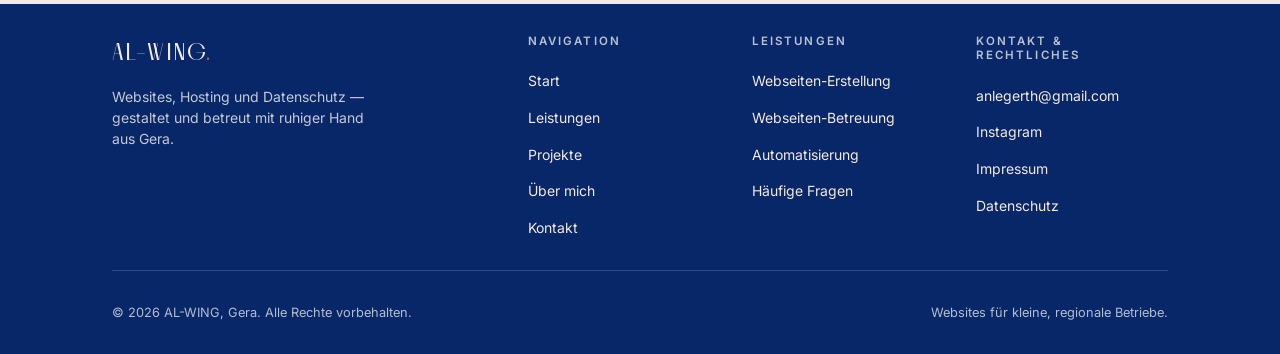
<file: ueber-mich.html>
<!DOCTYPE html>
<html lang="de" class="no-js">
<head>
  <meta charset="UTF-8">
  <meta name="viewport" content="width=device-width, initial-scale=1.0">
  <title>Über mich — AL-WING</title>
  <meta name="description" content="Die Geschichte hinter AL-WING: Anna Lena Gerth verbindet Wirtschaftsinformatik mit der Disziplin des Leistungssports — für Websites, die bleiben.">

  <!-- SEO / GEO: Canonical, Open Graph & Twitter Card -->
  <link rel="canonical" href="https://www.al-wing.de/ueber-mich.html">
  <meta property="og:type" content="website">
  <meta property="og:site_name" content="AL-WING">
  <meta property="og:locale" content="de_DE">
  <meta property="og:title" content="Über mich — AL-WING">
  <meta property="og:description" content="Die Geschichte hinter AL-WING: Anna Lena Gerth verbindet Wirtschaftsinformatik mit der Disziplin des Leistungssports — für Websites, die bleiben.">
  <meta property="og:url" content="https://www.al-wing.de/ueber-mich.html">
  <meta property="og:image" content="https://www.al-wing.de/assets/og-image.jpg">
  <meta property="og:image:width" content="1200">
  <meta property="og:image:height" content="630">
  <meta name="twitter:card" content="summary_large_image">
  <meta name="twitter:title" content="Über mich — AL-WING">
  <meta name="twitter:description" content="Die Geschichte hinter AL-WING: Anna Lena Gerth verbindet Wirtschaftsinformatik mit der Disziplin des Leistungssports — für Websites, die bleiben.">
  <meta name="twitter:image" content="https://www.al-wing.de/assets/og-image.jpg">
  <meta name="theme-color" content="#072768">

  <script type="application/ld+json">
{
  "@context": "https://schema.org",
  "@graph": [
    {
      "@type": "ProfessionalService",
      "@id": "https://www.al-wing.de/#organization",
      "name": "AL-WING",
      "url": "https://www.al-wing.de/",
      "image": "https://www.al-wing.de/assets/og-image.jpg",
      "description": "AL-WING baut Websites für kleine, regionale Betriebe — persönlich betreut, mit Hosting und DSGVO-Datenschutz aus einer Hand.",
      "founder": {
        "@type": "Person",
        "name": "Anna Lena Gerth"
      },
      "address": {
        "@type": "PostalAddress",
        "streetAddress": "Naulitz 9a",
        "postalCode": "07554",
        "addressLocality": "Gera",
        "addressRegion": "Thüringen",
        "addressCountry": "DE"
      },
      "email": "anlegerth@gmail.com",
      "telephone": "+49-1520-2758286",
      "areaServed": {
        "@type": "Country",
        "name": "Deutschland"
      },
      "priceRange": "€€",
      "sameAs": [
        "https://www.instagram.com/alwing.digital/"
      ],
      "knowsLanguage": [
        "de",
        "en"
      ]
    },
    {
      "@type": "AboutPage",
      "@id": "https://www.al-wing.de/ueber-mich.html",
      "url": "https://www.al-wing.de/ueber-mich.html",
      "name": "Über mich — AL-WING",
      "mainEntity": {
        "@type": "Person",
        "name": "Anna Lena Gerth",
        "jobTitle": "Gründerin, AL-WING",
        "worksFor": {
          "@id": "https://www.al-wing.de/#organization"
        },
        "description": "Wirtschaftsinformatikerin und Springreiterin im Leistungssport. Verbindet Handwerk aus der Unternehmens-IT mit der Disziplin des Leistungssports.",
        "knowsAbout": [
          "Webentwicklung",
          "Wirtschaftsinformatik",
          "DSGVO",
          "E-Commerce",
          "App-Entwicklung",
          "ERP-Systeme"
        ]
      }
    },
    {
      "@type": "BreadcrumbList",
      "itemListElement": [
        {
          "@type": "ListItem",
          "position": 1,
          "name": "Start",
          "item": "https://www.al-wing.de/"
        },
        {
          "@type": "ListItem",
          "position": 2,
          "name": "Über mich",
          "item": "https://www.al-wing.de/ueber-mich.html"
        }
      ]
    }
  ]
}
  </script>
  <!-- Alle Schriften (Inter, Melodrama, Britney) sind lokal eingebunden ueber css/style.css - kein externer Font-CDN mehr. -->

  <!-- Favicon: Monogramm "AL." als Inline-SVG (keine Bilddatei nötig) -->
  <link rel="icon" href="data:image/svg+xml,%3Csvg xmlns='http://www.w3.org/2000/svg' viewBox='0 0 64 64'%3E%3Crect width='64' height='64' fill='%23072768'/%3E%3Ctext x='32' y='43' font-family='Georgia,serif' font-size='26' fill='%23F4EAE1' text-anchor='middle'%3EAL.%3C/text%3E%3C/svg%3E">

  <link rel="stylesheet" href="css/style.css">
</head>
<body>
  <a class="skip-link" href="#main">Zum Inhalt springen</a>
  <div class="scroll-progress" aria-hidden="true"></div>

  <header class="site-header">
    <div class="container container--wide header-inner">
      <a class="brand" href="index.html">AL-WING<span class="brand-dot">.</span></a>

      <nav class="site-nav" aria-label="Hauptnavigation">
        <ul class="nav-list">
          <li><a href="index.html">Start</a></li>
          <li><a href="leistungen.html">Leistungen</a></li>
          <li><a href="projekte.html">Projekte</a></li>
          <li><a href="ueber-mich.html" aria-current="page">Über mich</a></li>
          <li><a href="kontakt.html">Kontakt</a></li>
          <li><a class="nav-cta" href="kontakt.html">Beratung anfragen</a></li>
        </ul>
      </nav>

      <button class="nav-toggle" aria-expanded="false" aria-label="Menü öffnen" aria-controls="nav-overlay">
        <span class="bar"></span><span class="bar"></span><span class="bar"></span>
      </button>
    </div>
  </header>

  <nav class="nav-overlay" id="nav-overlay" aria-label="Mobile Navigation">
    <ul>
      <li><a href="index.html">Start</a></li>
      <li><a href="leistungen.html">Leistungen</a></li>
          <li><a href="projekte.html">Projekte</a></li>
      <li><a href="ueber-mich.html" aria-current="page">Über mich</a></li>
      <li><a href="kontakt.html">Kontakt</a></li>
    </ul>
    <p class="overlay-meta">
      AL-WING · Gera<br>
      <a href="mailto:anlegerth@gmail.com">anlegerth@gmail.com</a>
    </p>
  </nav>

  <main id="main">

    <!-- Seitenkopf -->
    <section class="page-hero" aria-labelledby="page-heading">
      <div class="container">
        <span class="eyebrow" data-reveal>Über mich</span>
        <h1 id="page-heading" data-reveal style="--reveal-delay: 0.08s">
          Disziplin ist eine <span class="script">Entscheidung</span>.
        </h1>
        <p class="lead" data-reveal style="--reveal-delay: 0.16s">
          AL-WING ist aus einer einfachen Beobachtung entstanden:
          Die meisten Websites scheitern nicht am Start — sie scheitern daran,
          dass sich danach niemand mehr kümmert.
        </p>
      </div>
    </section>

    <!-- Markenstory -->
    <section class="section section--flush section--flush-bottom section--divide" aria-labelledby="story-heading">
      <div class="container">
        <div class="about-grid">
          <figure class="media media--silk about-portrait" data-reveal>
            <!-- Sobald assets/portrait-founder.jpg im Repo liegt (siehe assets/README.md),
                 wird das Bild automatisch angezeigt; bis dahin bleibt die Seiden-Textur
                 als Hintergrund sichtbar. -->
            <img src="assets/portrait-founder.jpg" alt="Porträt von Anna Lena Gerth, Gründerin von AL-WING" loading="lazy" width="1200" height="1500" style="position:absolute; inset:0; width:100%; height:100%; object-fit:cover;" onerror="this.style.display='none'">
            <figcaption class="media-caption">Anna Lena Gerth, Gründerin</figcaption>
          </figure>
          <div data-reveal style="--reveal-delay: 0.08s">
            <span class="eyebrow">Die Geschichte</span>
            <h2 id="story-heading">Vom Springsattel zur Sorgfalt im Code.</h2>
            <div class="prose" style="margin-top: 1.25rem">
              <p>
                Ich bin Anna Lena Gerth — Wirtschaftsinformatikerin und seit
                über zehn Jahren Springreiterin im Leistungssport. Beides
                prägt, wie dieses Studio arbeitet: Im Sport gewinnt nicht,
                wer am lautesten auftritt, sondern wer jeden Tag präzise
                trainiert. Genau so baue ich Websites.
              </p>
              <p>
                AL-WING ist bewusst kein Agentur-Apparat — ich arbeite
                allein, mit einem klaren Fokus: kleine, regionale Betriebe
                aus Handwerk, Gastronomie, Handel und Dienstleistung.
                Menschen, die gute Arbeit leisten, aber online noch
                unsichtbar sind. Genau da will ich helfen.
              </p>
            </div>
            <ul class="founder-facts">
              <li>
                <span class="fact-label">Arbeitsweise</span>
                <span class="fact-value">Bewusst solo — ein Gespräch, eine Ansprechperson, keine Warteschleifen</span>
              </li>
              <li>
                <span class="fact-label">Ausbildung</span>
                <span class="fact-value">B.Sc. Wirtschaftsinformatik (dual, DHGE) · Master-Studium Wirtschaftsinformatik, Schwerpunkt E-Commerce (FSU Jena)</span>
              </li>
              <li>
                <span class="fact-label">Berufserfahrung</span>
                <span class="fact-value">ERP-Expertin Logistik bei der Jenoptik AG — Integration und eigenständige Betreuung unternehmenskritischer Systeme</span>
              </li>
              <li>
                <span class="fact-label">Haltung</span>
                <span class="fact-value">Springreiterin auf Landesniveau, Trainerin für Nachwuchsreiter — Disziplin als tägliche Praxis, nicht als Schlagwort</span>
              </li>
              <li>
                <span class="fact-label">Eigene Projekte</span>
                <span class="fact-value">Entwickelt in Eigenregie eine App (Flutter) für pferdefreundliches Training — auch privat wird gebaut, nicht nur beraten</span>
              </li>
              <li>
                <span class="fact-label">Sprachen</span>
                <span class="fact-value">Deutsch (Muttersprache), Englisch (C1), Französisch (B1)</span>
              </li>
              <li>
                <span class="fact-label">Aktuelles Interesse</span>
                <span class="fact-value">KI-gestützte Automatisierung wiederkehrender Abläufe — aus der ERP-Arbeit und eigenen App-Projekten gewachsen, Grundlage der Leistung „Automatisierung"</span>
              </li>
            </ul>
          </div>
        </div>
      </div>
    </section>

    <!-- Haltung / Werte -->
    <section class="section section--steel" aria-labelledby="values-heading">
      <div class="container">
        <div class="section-head" data-reveal>
          <span class="eyebrow">Haltung</span>
          <h2 id="values-heading">Drei Worte, an denen Sie mich messen dürfen.</h2>
        </div>
        <div class="values-grid">
          <div class="value-item" data-reveal>
            <span class="value-word">ambitioniert</span>
            <p>
              Gut genug ist nicht mein Maßstab. Jede Website verlässt das
              Studio erst, wenn ich sie selbst mit Stolz zeigen würde —
              diese hier eingeschlossen.
            </p>
          </div>
          <div class="value-item" data-reveal style="--reveal-delay: 0.08s">
            <span class="value-word">lösungsorientiert</span>
            <p>
              Probleme beschreiben kann jeder. Ich komme mit Vorschlägen,
              nicht mit Vorbehalten — und sage klar, was etwas kostet und
              was es bringt.
            </p>
          </div>
          <div class="value-item" data-reveal style="--reveal-delay: 0.24s">
            <span class="value-word">diszipliniert</span>
            <p>
              Termine halten. Updates einspielen. Berichte schreiben.
              Die unspektakuläre Arbeit, Woche für Woche — sie ist der Grund,
              warum meine Kunden bleiben.
            </p>
          </div>
        </div>
      </div>
    </section>

    <!-- ================================================================
         SPORT-BELEG — ersetzt ein erfundenes Zitat durch echte Turnierfotos:
         zeigt statt zu behaupten, woher „diszipliniert" wirklich kommt.
         ================================================================ -->
    <section class="section" aria-labelledby="sport-heading">
      <div class="container">
        <div class="section-head" data-reveal>
          <span class="eyebrow">Woher die Disziplin kommt</span>
          <h2 id="sport-heading">Gelernt im Sport. Gelebt im Studio.</h2>
        </div>
        <div class="sport-proof">
          <figure class="media" data-reveal>
            <img src="assets/Lena-turnier-sprung.jpg" alt="Anna Lena Gerth im Parcours-Sprung bei einem Turnier" loading="lazy" width="1600" height="1066" style="position:absolute; inset:0; width:100%; height:100%; object-fit:cover;">
            <figcaption class="media-caption">Im Parcours zählt jede Entscheidung</figcaption>
          </figure>
          <div class="sport-proof-side" data-reveal style="--reveal-delay: 0.08s">
            <p>
              Über zehn Jahre Springreiten auf Landesniveau, seit Jahren auch
              als Trainerin für Nachwuchsreiter. Was das mit Websites zu tun
              hat? Auf dem Turnierplatz zählt nicht der eine gute Tag, sondern
              die Vorbereitung an jedem Tag davor. Genauso arbeite ich für
              meine Kundinnen und Kunden.
            </p>
          </div>
        </div>
      </div>
    </section>

    <!-- CTA -->
    <section class="section cta-band section--divide" aria-labelledby="cta-heading">
      <div class="container">
        <span class="eyebrow" data-reveal>Der nächste Schritt</span>
        <h2 id="cta-heading" data-reveal style="--reveal-delay: 0.08s">
          Lernen wir uns <span class="script">kennen</span>.
        </h2>
        <p class="lead" data-reveal style="--reveal-delay: 0.16s">
          Erzählen Sie mir, wo Ihr Betrieb steht — ich erzähle Ihnen,
          wie Ihre Website dorthin kommt, wo Sie hinwollen.
        </p>
        <div class="cta-actions" data-reveal style="--reveal-delay: 0.24s">
          <a class="btn btn--primary" href="kontakt.html">Kontakt aufnehmen <span class="btn-arrow" aria-hidden="true">→</span></a>
        </div>
      </div>
    </section>

  </main>

  <footer class="site-footer">
    <div class="container">
      <div class="footer-grid">
        <div class="footer-brand">
          <a class="brand" href="index.html">AL-WING<span class="brand-dot">.</span></a>
          <p>Websites, Hosting und Datenschutz — gestaltet und betreut mit ruhiger Hand aus Gera.</p>
        </div>
        <nav class="footer-col" aria-label="Footer-Navigation">
          <h3>Navigation</h3>
          <ul>
            <li><a href="index.html">Start</a></li>
            <li><a href="leistungen.html">Leistungen</a></li>
            <li><a href="projekte.html">Projekte</a></li>
            <li><a href="ueber-mich.html">Über mich</a></li>
            <li><a href="kontakt.html">Kontakt</a></li>
          </ul>
        </nav>
        <div class="footer-col">
          <h3>Leistungen</h3>
          <ul>
            <li><a href="leistungen.html#erstellung">Webseiten-Erstellung</a></li>
            <li><a href="leistungen.html#betreuung">Webseiten-Betreuung</a></li>
            <li><a href="leistungen.html#automatisierung">Automatisierung</a></li>
            <li><a href="leistungen.html#faq">Häufige Fragen</a></li>
          </ul>
        </div>
        <div class="footer-col">
          <h3>Kontakt &amp; Rechtliches</h3>
          <ul>
            <li><a href="mailto:anlegerth@gmail.com">anlegerth@gmail.com</a></li>
            <li><a href="https://www.instagram.com/alwing.digital/" target="_blank" rel="noopener">Instagram</a></li>
            <li><a href="impressum.html">Impressum</a></li>
            <li><a href="datenschutz.html">Datenschutz</a></li>
          </ul>
        </div>
      </div>
      <div class="footer-bottom">
        <p>© <span data-year>2026</span> AL-WING, Gera. Alle Rechte vorbehalten.</p>
        <p>Websites für kleine, regionale Betriebe.</p>
      </div>
    </div>
  </footer>

  <script src="js/main.js"></script>
</body>
</html>
</file>
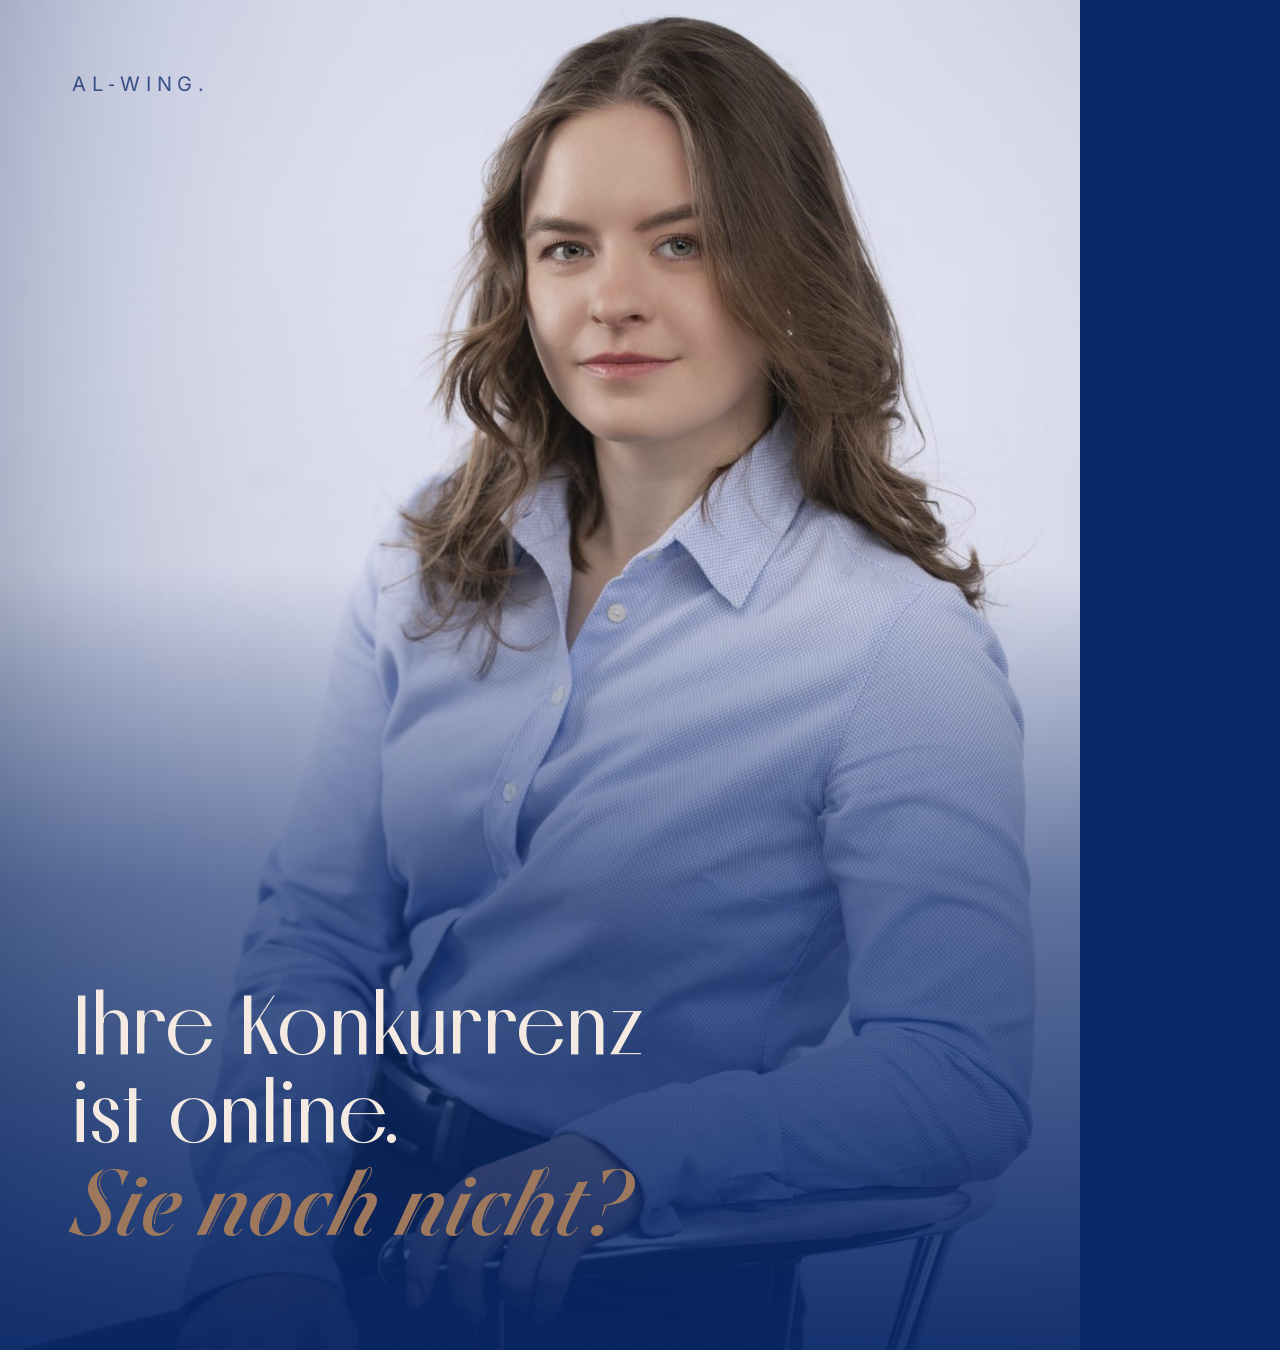
<file: social/instagram/2026-07-founder-intro/slides/slide-1.html>
<!DOCTYPE html>
<html lang="de">
<head>
<meta charset="UTF-8">
<link rel="stylesheet" href="../base.css">
<style>
  body { background: var(--navy); }
  .photo {
    position: absolute;
    inset: 0;
    width: 1080px;
    height: 1350px;
    object-fit: cover;
    object-position: 50% 18%;
  }
  .veil {
    position: absolute;
    inset: 0;
    background: linear-gradient(180deg,
      rgba(7,39,104,0) 0%,
      rgba(7,39,104,0) 42%,
      rgba(7,39,104,0.55) 66%,
      rgba(7,39,104,0.92) 100%);
  }
  .eyebrow {
    position: absolute;
    top: 72px;
    left: 72px;
    color: var(--navy);
    opacity: 0.75;
  }
  .hook {
    position: absolute;
    left: 72px;
    right: 72px;
    bottom: 96px;
    color: var(--cream);
  }
  .hook .line { font-size: 84px; display: block; }
  .hook .line.accent {
    font-family: 'Britney', serif;
    color: var(--tan);
    font-size: 92px;
    font-weight: 500;
  }
</style>
</head>
<body>
  <div class="frame">
    <img class="photo" src="../images/portrait-founder.jpg">
    <div class="veil"></div>
    <div class="eyebrow">AL&#8209;WING.</div>
    <div class="hook headline">
      <span class="line">Ihre Konkurrenz</span>
      <span class="line">ist online.</span>
      <span class="line accent">Sie noch nicht?</span>
    </div>
  </div>
</body>
</html>
</file>
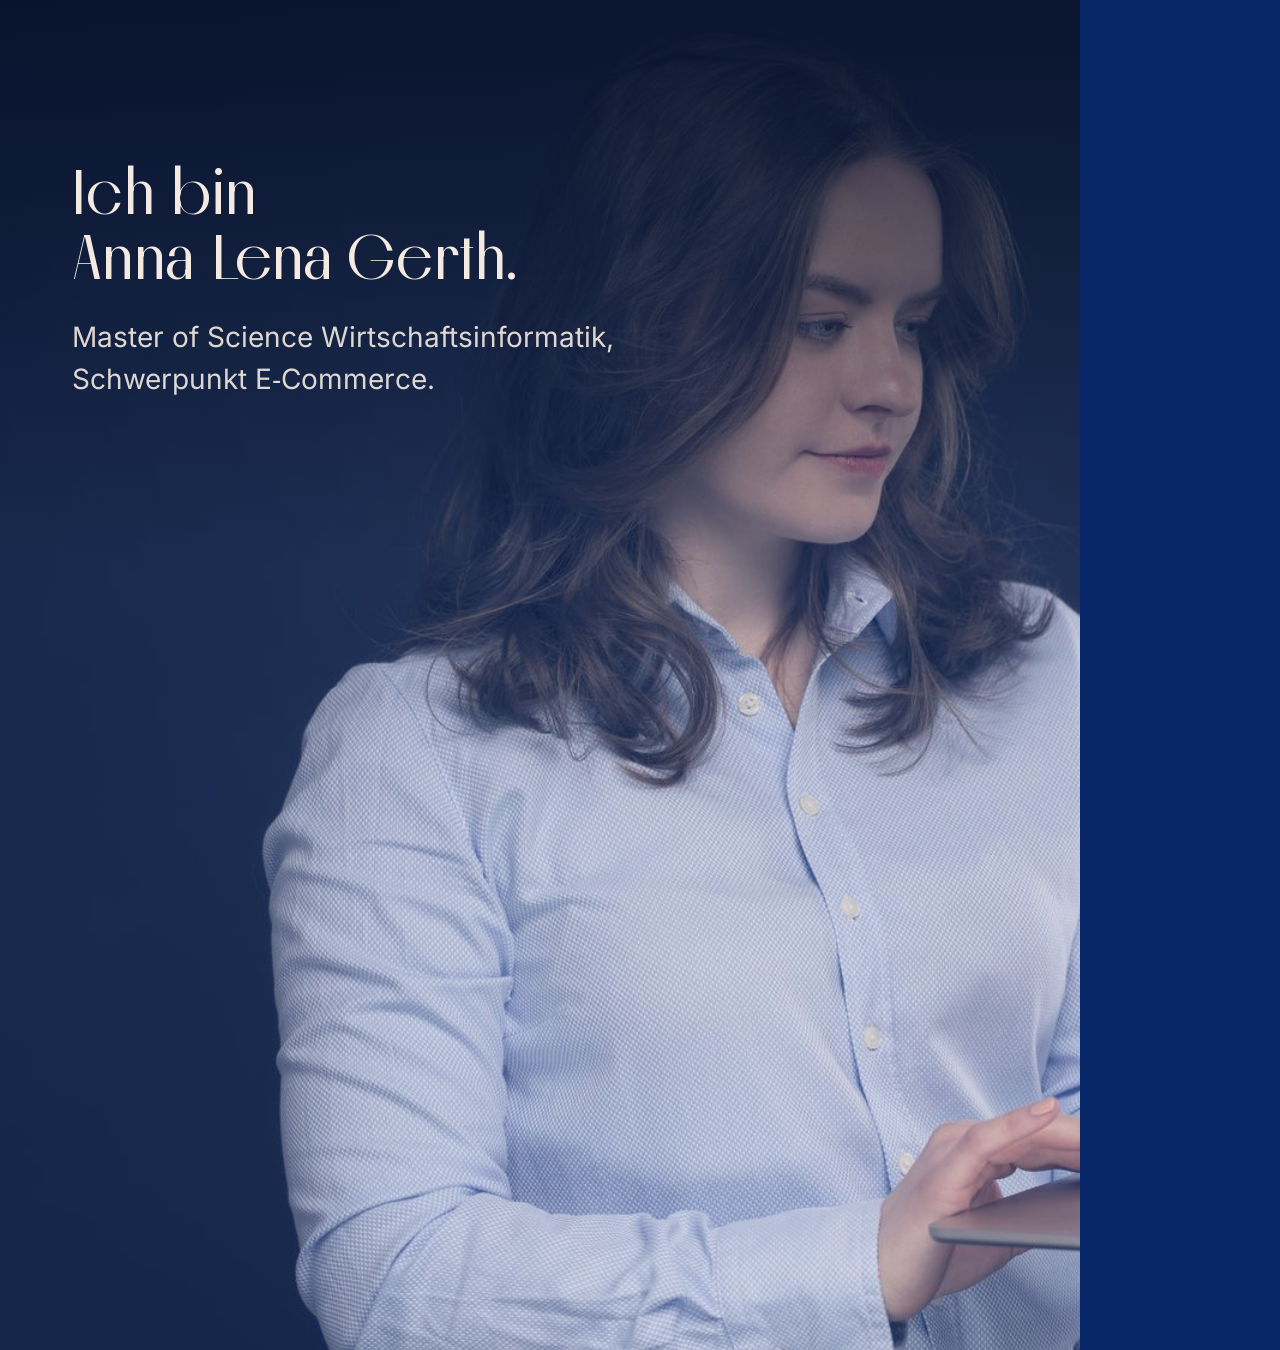
<file: social/instagram/2026-07-founder-intro/slides/slide-2.html>
<!DOCTYPE html>
<html lang="de">
<head>
<meta charset="UTF-8">
<link rel="stylesheet" href="../base.css">
<style>
  body { background: var(--navy); }
  .bleed-window { position: absolute; inset: 0; overflow: hidden; background: #050b1a; }
  .bleed-img {
    position: absolute;
    top: -45px;
    left: -160px;
    width: 2160px;
    height: 1440px;
    transform: scaleX(-1);
  }
  .navy-tint {
    position: absolute;
    inset: 0;
    background: var(--navy);
    mix-blend-mode: screen;
    opacity: 0.6;
  }
  .veil-top {
    position: absolute;
    top: 0; left: 0; right: 0;
    height: 560px;
    background: linear-gradient(180deg, rgba(4,12,32,0.7) 0%, rgba(4,12,32,0) 100%);
  }
  .caption {
    position: absolute;
    top: 160px;
    left: 72px;
    right: 72px;
    color: var(--cream);
  }
  .caption .headline { font-size: 62px; margin-bottom: 26px; }
  .caption .body-text { font-size: 28px; color: var(--cream); opacity: 0.9; max-width: 620px; }
</style>
</head>
<body>
  <div class="frame">
    <div class="bleed-window">
      <img class="bleed-img" src="../images/Lena-67.jpg">
      <div class="navy-tint"></div>
    </div>
    <div class="veil-top"></div>
    <div class="caption">
      <div class="headline">Ich bin<br>Anna&nbsp;Lena&nbsp;Gerth.</div>
      <div class="body-text">Master of Science Wirtschaftsinformatik, Schwerpunkt E&#8209;Commerce.</div>
    </div>
  </div>
</body>
</html>
</file>
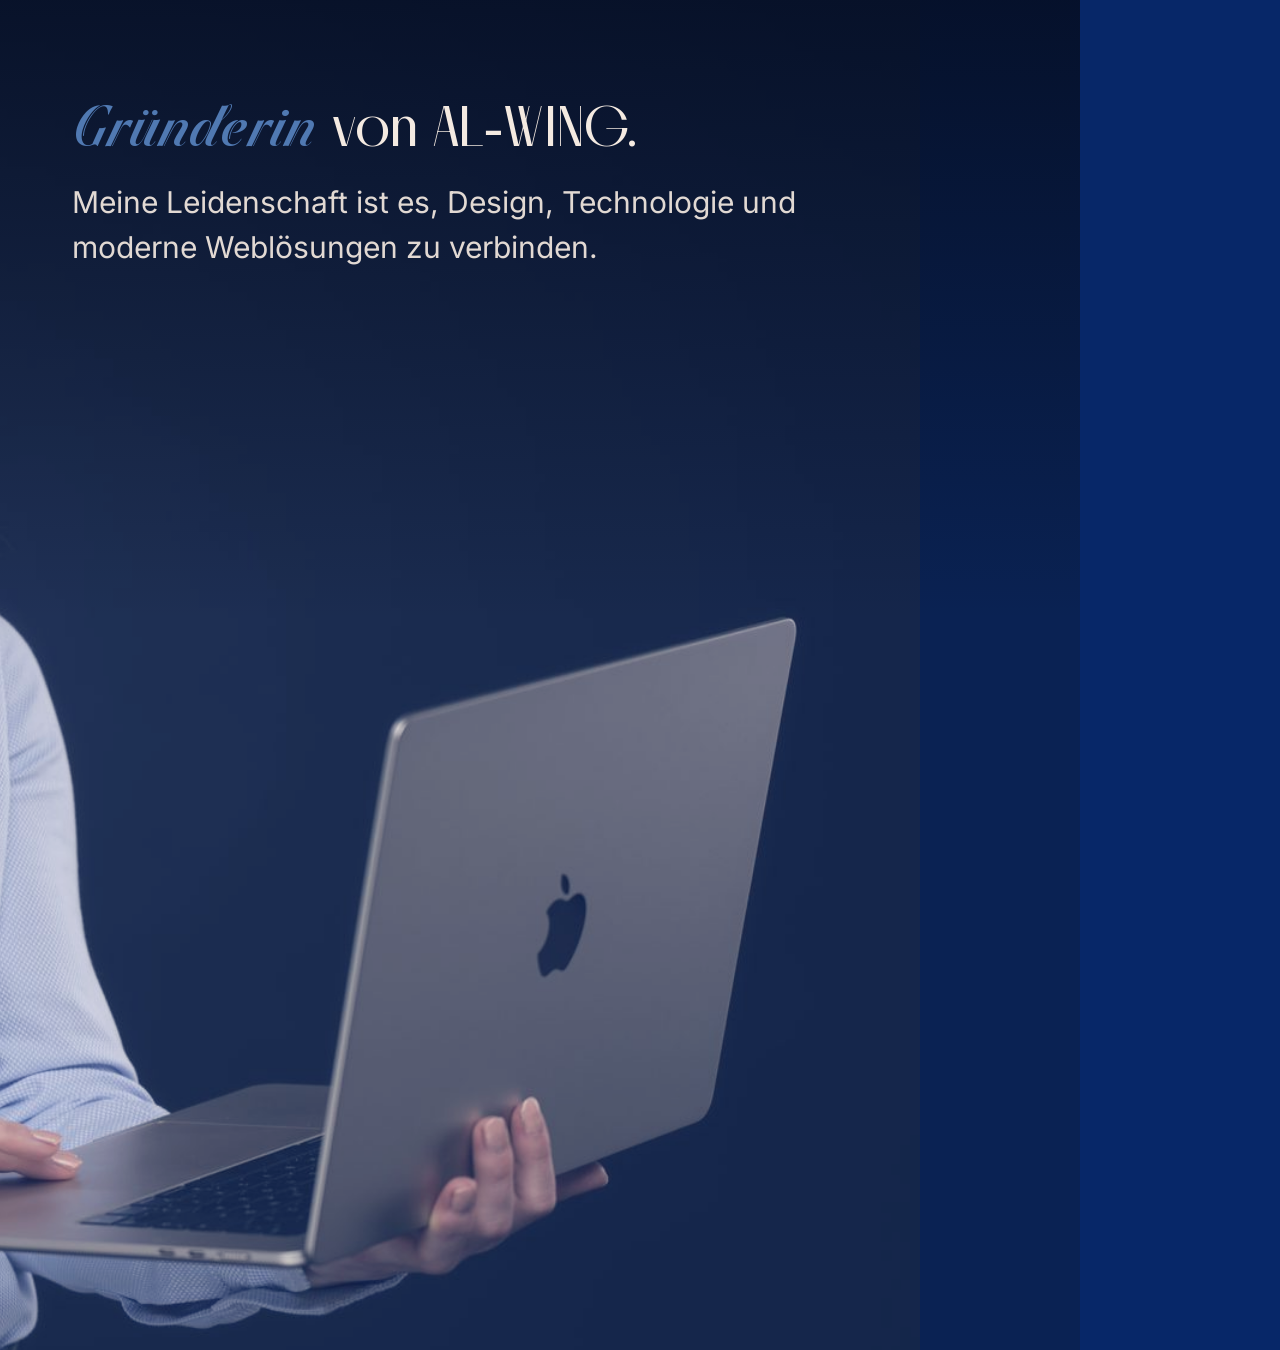
<file: social/instagram/2026-07-founder-intro/slides/slide-3.html>
<!DOCTYPE html>
<html lang="de">
<head>
<meta charset="UTF-8">
<link rel="stylesheet" href="../base.css">
<style>
  body { background: var(--navy); }
  .bleed-window { position: absolute; inset: 0; overflow: hidden; background: #050b1a; }
  .bleed-img {
    position: absolute;
    top: -45px;
    left: -1240px;
    width: 2160px;
    height: 1440px;
    transform: scaleX(-1);
  }
  .navy-tint {
    position: absolute;
    inset: 0;
    background: var(--navy);
    mix-blend-mode: screen;
    opacity: 0.6;
  }
  .veil-top {
    position: absolute;
    top: 0; left: 0; right: 0;
    height: 620px;
    background: linear-gradient(180deg, rgba(4,12,32,0.78) 0%, rgba(4,12,32,0) 100%);
  }
  .caption {
    position: absolute;
    top: 96px;
    left: 72px;
    right: 72px;
    color: var(--cream);
  }
  .caption .headline { font-size: 58px; margin-bottom: 22px; }
  .caption .headline .accent {
    font-family: 'Britney', serif;
    color: var(--steel-blue);
    font-weight: 500;
  }
  .caption .body-text { font-size: 30px; color: var(--cream); opacity: 0.92; max-width: 780px; }
</style>
</head>
<body>
  <div class="frame">
    <div class="bleed-window">
      <img class="bleed-img" src="../images/Lena-67.jpg">
      <div class="navy-tint"></div>
    </div>
    <div class="veil-top"></div>
    <div class="caption">
      <div class="headline"><span class="accent">Gr&uuml;nderin</span> von AL&#8209;WING.</div>
      <div class="body-text">Meine Leidenschaft ist es, Design, Technologie und moderne Webl&ouml;sungen zu verbinden.</div>
    </div>
  </div>
</body>
</html>
</file>
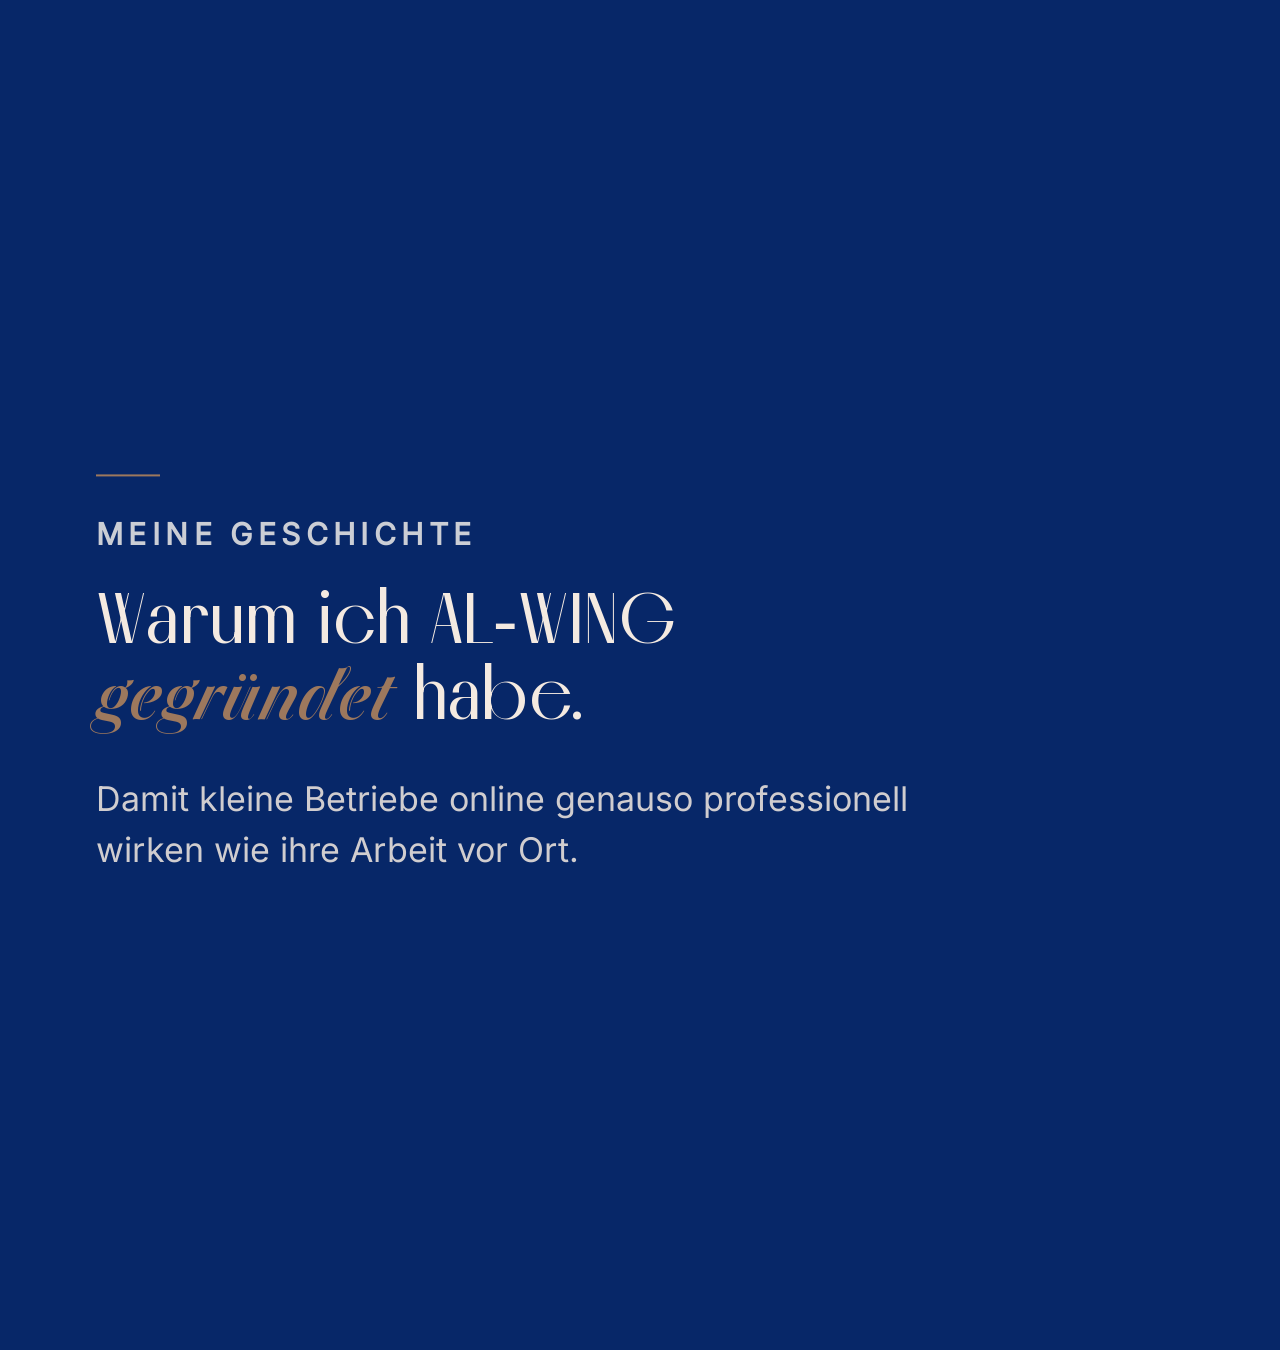
<file: social/instagram/2026-07-founder-intro/slides/slide-4.html>
<!DOCTYPE html>
<html lang="de">
<head>
<meta charset="UTF-8">
<link rel="stylesheet" href="../base.css">
<style>
  body { background: var(--navy); }
  .content {
    position: absolute;
    left: 96px;
    right: 96px;
    top: 50%;
    transform: translateY(-50%);
  }
  .site-kicker {
    margin-bottom: 28px;
  }
  .rule {
    width: 64px;
    height: 2px;
    background: var(--tan);
    margin-bottom: 40px;
  }
  .headline {
    font-size: 72px;
    color: var(--cream);
    margin-bottom: 40px;
  }
  .headline .accent {
    font-family: 'Britney', serif;
    color: var(--tan);
    font-weight: 500;
  }
  .body-text {
    font-size: 34px;
    color: var(--cream);
    opacity: 0.85;
    max-width: 820px;
  }
</style>
</head>
<body>
  <div class="frame on-dark">
    <div class="content">
      <div class="rule"></div>
      <div class="site-kicker">Meine Geschichte</div>
      <div class="headline">Warum ich AL&#8209;WING <span class="accent">gegr&uuml;ndet</span> habe.</div>
      <div class="body-text">Damit kleine Betriebe online genauso professionell wirken wie ihre Arbeit vor Ort.</div>
    </div>
  </div>
</body>
</html>
</file>
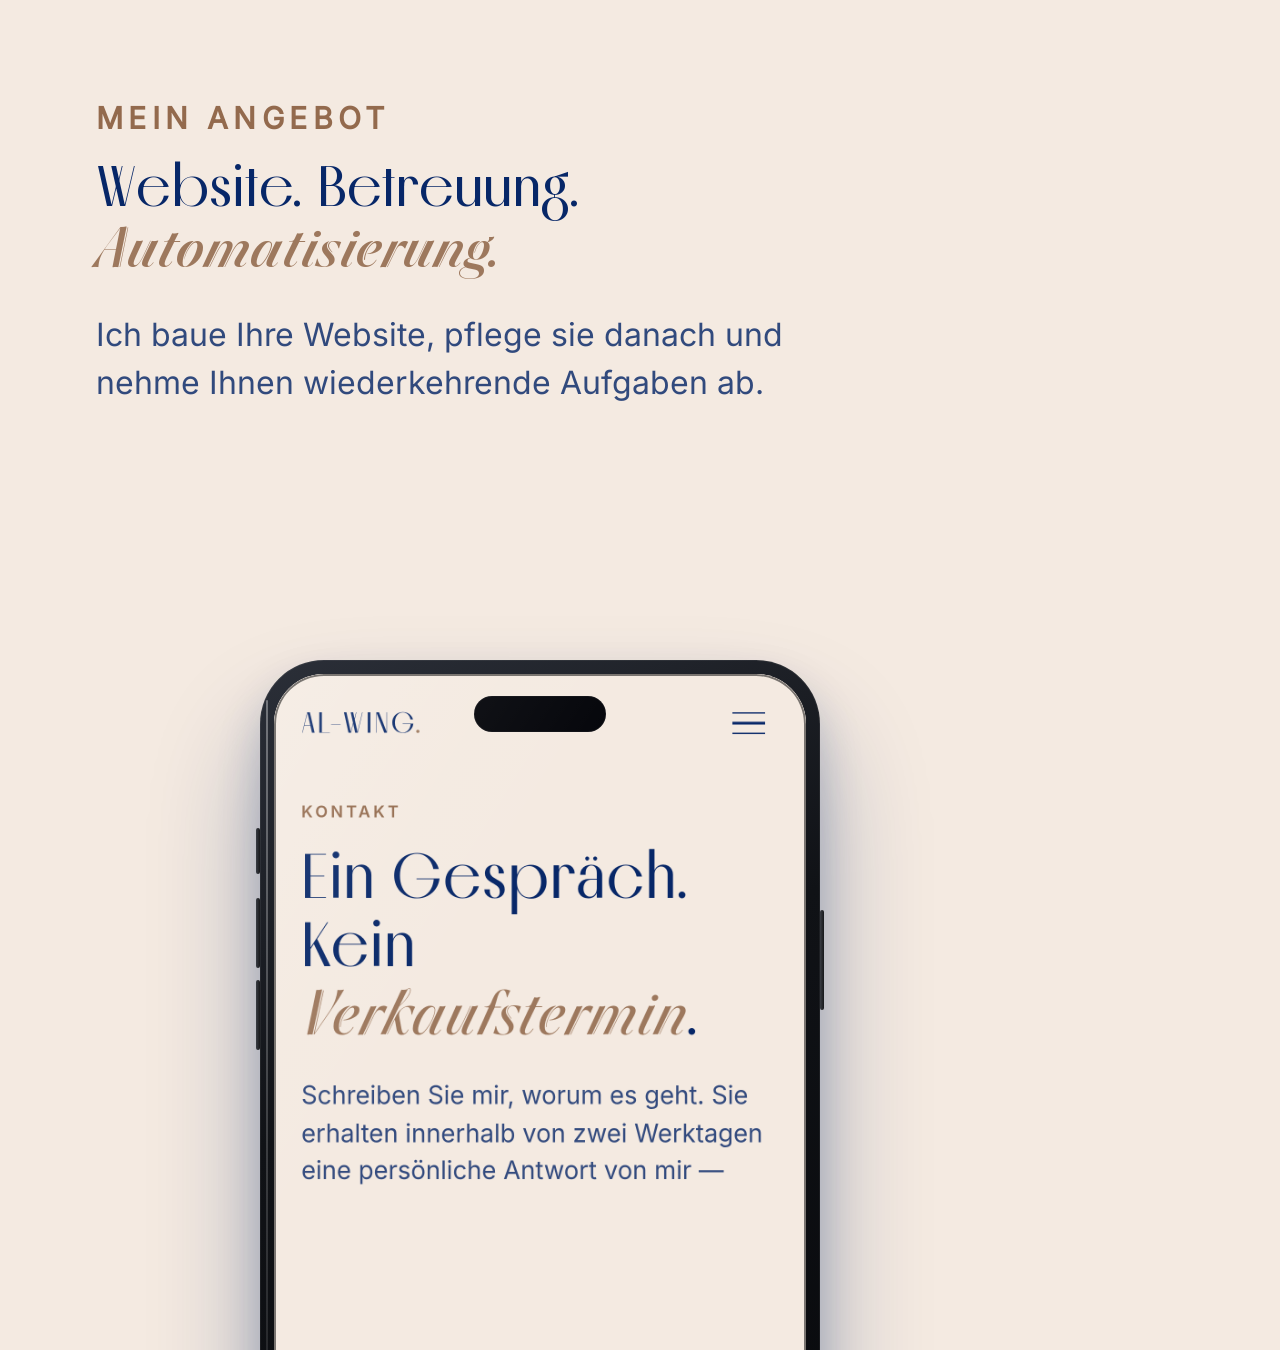
<file: social/instagram/2026-07-founder-intro/slides/slide-5.html>
<!DOCTYPE html>
<html lang="de">
<head>
<meta charset="UTF-8">
<link rel="stylesheet" href="../base.css">
<style>
  body { background: var(--cream); }
  .heading {
    position: absolute;
    left: 96px;
    right: 96px;
    top: 100px;
  }
  .site-kicker {
    margin-bottom: 20px;
  }
  .headline {
    font-size: 58px;
    color: var(--navy);
    max-width: 800px;
    margin-bottom: 32px;
  }
  .headline .accent {
    font-family: 'Britney', serif;
    color: var(--tan);
    font-weight: 500;
  }
  .body-text {
    font-size: 32px;
    color: var(--navy);
    opacity: 0.82;
    max-width: 760px;
  }

  .phone {
    position: absolute;
    left: 50%;
    top: 660px;
    transform: translateX(-50%);
    width: 560px;
  }
  .phone-outer {
    position: relative;
    background: linear-gradient(155deg, #2b2f38 0%, #101216 38%, #06070a 100%);
    border-radius: 64px;
    padding: 14px;
    box-shadow:
      0 70px 110px rgba(7,39,104,0.32),
      0 24px 44px rgba(7,39,104,0.2),
      inset 0 0 0 1px rgba(255,255,255,0.06);
  }
  .phone-outer::before {
    content: "";
    position: absolute;
    left: 6px; top: 40px; bottom: 40px;
    width: 2px;
    background: linear-gradient(180deg, rgba(255,255,255,0.35), rgba(255,255,255,0));
    border-radius: 2px;
  }
  .side-btn {
    position: absolute;
    background: linear-gradient(90deg, #3a3d44, #17181b);
    border-radius: 3px;
  }
  .side-btn.mute   { left: -4px; top: 168px; width: 4px; height: 46px; }
  .side-btn.vol-up { left: -4px; top: 238px; width: 4px; height: 70px; }
  .side-btn.vol-dn { left: -4px; top: 320px; width: 4px; height: 70px; }
  .side-btn.power  { right: -4px; top: 250px; width: 4px; height: 100px; }

  .phone-screen {
    position: relative;
    width: 532px;
    height: 996px;
    border-radius: 50px;
    overflow: hidden;
    background: var(--cream);
  }
  .phone-screen img {
    width: 532px;
    display: block;
  }
  .dynamic-island {
    position: absolute;
    top: 22px;
    left: 50%;
    transform: translateX(-50%);
    width: 132px;
    height: 36px;
    background: #04050a;
    border-radius: 20px;
    z-index: 3;
    box-shadow: inset 0 0 0 1px rgba(255,255,255,0.04);
  }
  .glass-reflection {
    position: absolute;
    inset: 0;
    z-index: 4;
    pointer-events: none;
    background: linear-gradient(122deg,
      rgba(255,255,255,0.16) 0%,
      rgba(255,255,255,0.05) 18%,
      rgba(255,255,255,0) 34%,
      rgba(255,255,255,0) 100%);
  }
  .screen-edge {
    position: absolute;
    inset: 0;
    z-index: 5;
    pointer-events: none;
    border-radius: 50px;
    box-shadow: inset 0 0 0 2px rgba(0,0,0,0.5);
  }
</style>
</head>
<body>
  <div class="frame">
    <div class="heading">
      <div class="site-kicker">Mein Angebot</div>
      <div class="headline">Website. Betreuung. <span class="accent">Automatisierung.</span></div>
      <div class="body-text">Ich baue Ihre Website, pflege sie danach und nehme Ihnen wiederkehrende Aufgaben ab.</div>
    </div>

    <div class="phone">
      <div class="phone-outer">
        <div class="side-btn mute"></div>
        <div class="side-btn vol-up"></div>
        <div class="side-btn vol-dn"></div>
        <div class="side-btn power"></div>
        <div class="phone-screen">
          <img src="../images/mobile-kontakt-crop.png">
          <div class="dynamic-island"></div>
          <div class="glass-reflection"></div>
          <div class="screen-edge"></div>
        </div>
      </div>
    </div>
  </div>
</body>
</html>
</file>
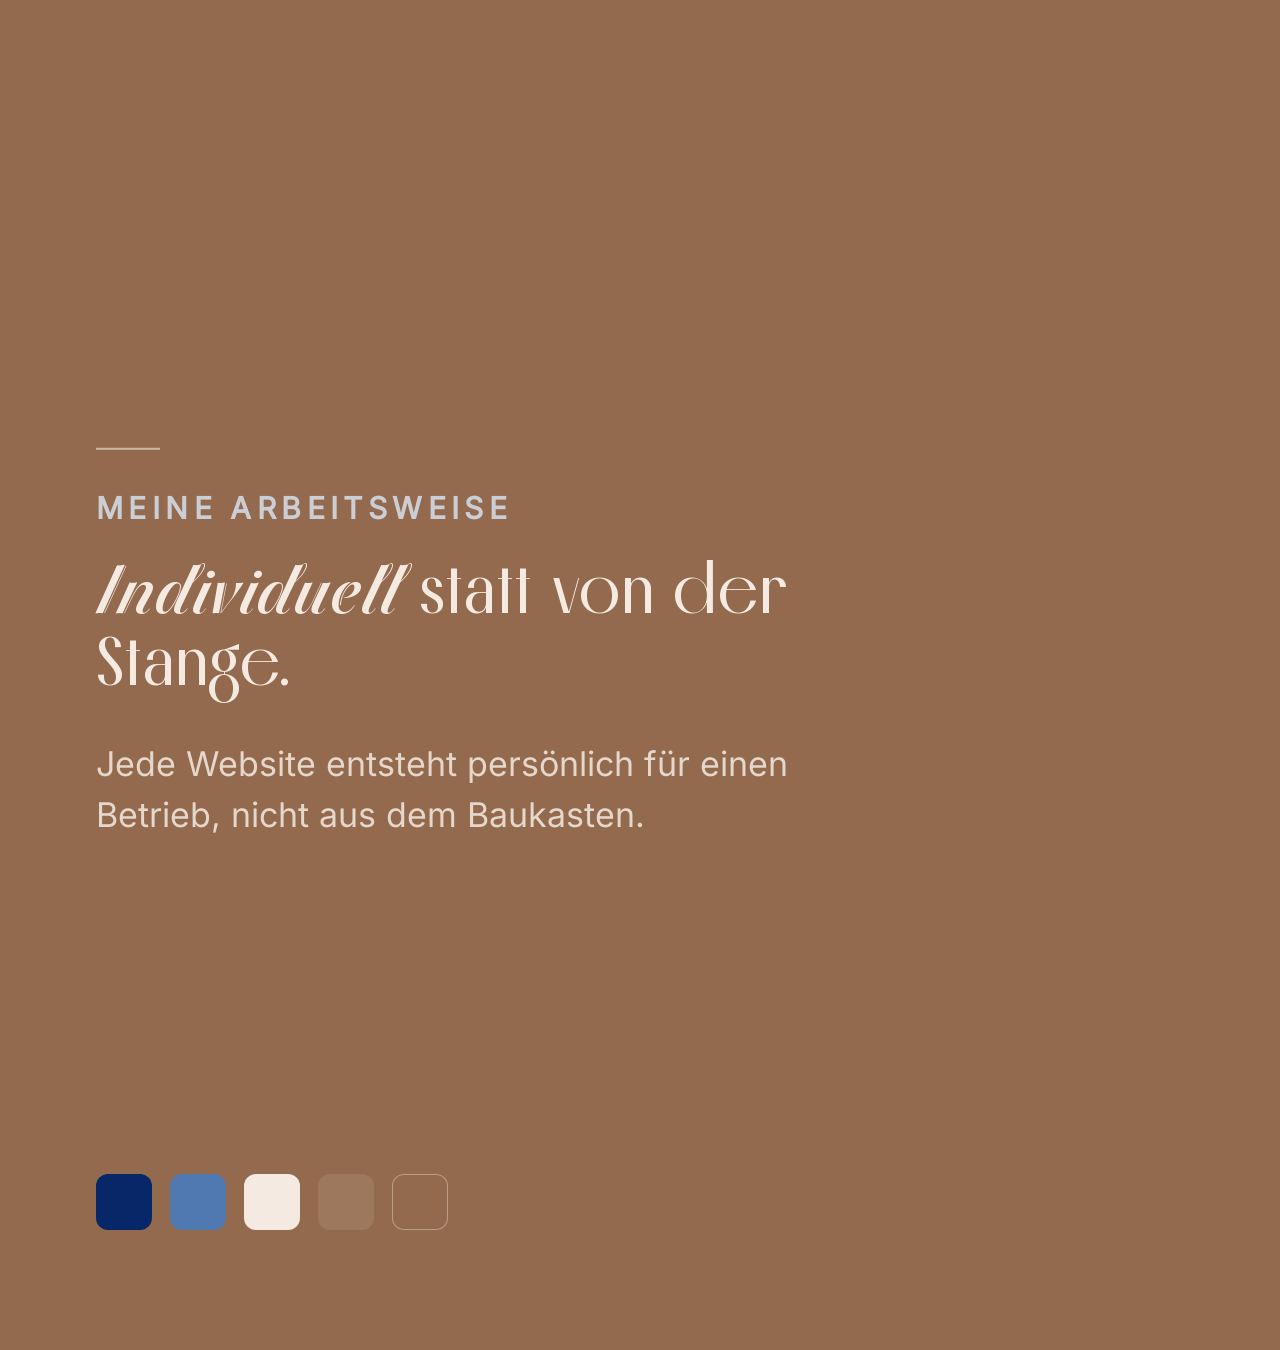
<file: social/instagram/2026-07-founder-intro/slides/slide-6.html>
<!DOCTYPE html>
<html lang="de">
<head>
<meta charset="UTF-8">
<link rel="stylesheet" href="../base.css">
<style>
  body { background: var(--brown); }
  .content {
    position: absolute;
    left: 96px;
    right: 96px;
    top: 50%;
    transform: translateY(-58%);
  }
  .site-kicker {
    margin-bottom: 28px;
  }
  .rule {
    width: 64px;
    height: 2px;
    background: var(--cream);
    opacity: 0.6;
    margin-bottom: 40px;
  }
  .headline {
    font-size: 68px;
    color: var(--cream);
    margin-bottom: 40px;
    max-width: 840px;
  }
  .headline .accent {
    font-family: 'Britney', serif;
    color: var(--cream);
    font-weight: 500;
  }
  .body-text {
    font-size: 34px;
    color: var(--cream);
    opacity: 0.85;
    max-width: 800px;
  }
  .palette {
    position: absolute;
    left: 96px;
    bottom: 120px;
    display: flex;
    gap: 18px;
  }
  .swatch {
    width: 56px;
    height: 56px;
    border-radius: 12px;
  }
</style>
</head>
<body>
  <div class="frame on-dark">
    <div class="content">
      <div class="rule"></div>
      <div class="site-kicker">Meine Arbeitsweise</div>
      <div class="headline"><span class="accent">Individuell</span> statt von der Stange.</div>
      <div class="body-text">Jede Website entsteht pers&ouml;nlich f&uuml;r einen Betrieb, nicht aus dem Baukasten.</div>
    </div>
    <div class="palette">
      <div class="swatch" style="background:var(--navy)"></div>
      <div class="swatch" style="background:var(--steel-blue)"></div>
      <div class="swatch" style="background:var(--cream)"></div>
      <div class="swatch" style="background:var(--tan)"></div>
      <div class="swatch" style="background:var(--brown); border:1px solid rgba(244,234,225,0.4)"></div>
    </div>
  </div>
</body>
</html>
</file>
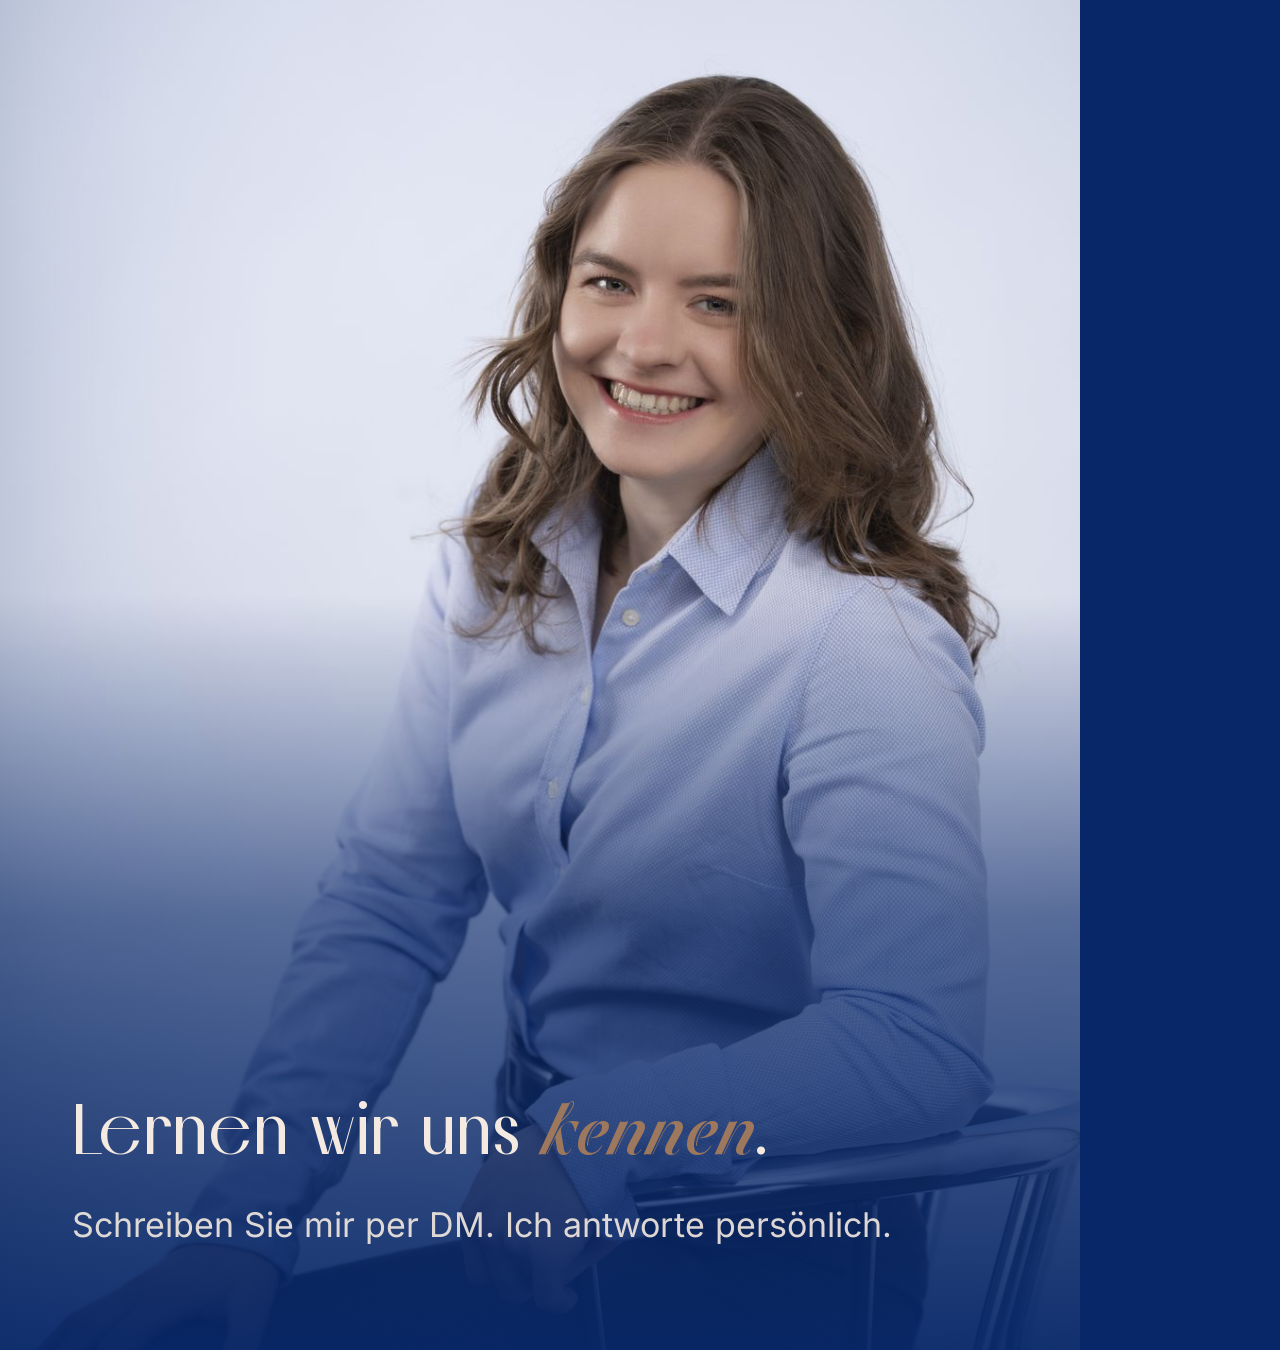
<file: social/instagram/2026-07-founder-intro/slides/slide-7.html>
<!DOCTYPE html>
<html lang="de">
<head>
<meta charset="UTF-8">
<link rel="stylesheet" href="../base.css">
<style>
  body { background: var(--navy); }
  .photo {
    position: absolute;
    inset: 0;
    width: 1080px;
    height: 1350px;
    object-fit: cover;
    object-position: 50% 18%;
  }
  .veil {
    position: absolute;
    inset: 0;
    background: linear-gradient(180deg,
      rgba(7,39,104,0) 0%,
      rgba(7,39,104,0) 44%,
      rgba(7,39,104,0.6) 68%,
      rgba(7,39,104,0.94) 100%);
  }
  .cta {
    position: absolute;
    left: 72px;
    right: 72px;
    bottom: 100px;
    color: var(--cream);
  }
  .headline { font-size: 72px; margin-bottom: 30px; }
  .headline .accent {
    font-family: 'Britney', serif;
    color: var(--tan);
    font-weight: 500;
  }
  .body-text { font-size: 34px; color: var(--cream); opacity: 0.9; max-width: 820px; }
</style>
</head>
<body>
  <div class="frame">
    <img class="photo" src="../images/Lena-27.jpg">
    <div class="veil"></div>
    <div class="cta">
      <div class="headline">Lernen wir uns <span class="accent">kennen</span>.</div>
      <div class="body-text">Schreiben Sie mir per DM. Ich antworte pers&ouml;nlich.</div>
    </div>
  </div>
</body>
</html>
</file>
<file: css/style.css>
/* ==========================================================================
   AL-WING — Quiet Luxury / Editorial Discipline
   Design-System & Layout
   --------------------------------------------------------------------------
   Farbwelt:  Navy & Steel-Blue (Vertrauen, Professionalität)
              Cream, Tan & Brown (Wärme, Exklusivität)
   Typo:      Melodrama (Display-Serif) · Britney (Script-Akzent, sparsam)
              Inter (Fließtext & UI)
   Prinzip:   Mobile-first · viel Weißraum · ruhige Bewegung
   ========================================================================== */

/* --------------------------------------------------------------------------
   0. Selbst gehostete Schriften — Inter statt Google-Fonts-CDN, damit beim
   Seitenaufruf keine IP-Adresse mehr an fonts.googleapis.com/gstatic.com
   übertragen wird (siehe Datenschutzerklärung). Zwei Unicode-Subsets
   (latin, latin-ext) reichen für deutschsprachige Inhalte; Google liefert
   für 400/500/600 dieselbe Variable-Font-Datei aus, daher genügt je
   Subset eine Datei für alle drei Schnitte.
   -------------------------------------------------------------------------- */
@font-face {
  font-family: "Inter";
  font-style: normal;
  font-weight: 400 600;
  font-display: swap;
  src: url("../assets/fonts/inter-400-latin.woff2") format("woff2");
  unicode-range: U+0000-00FF, U+0131, U+0152-0153, U+02BB-02BC, U+02C6, U+02DA, U+02DC, U+0304, U+0308, U+0329, U+2000-206F, U+20AC, U+2122, U+2191, U+2193, U+2212, U+2215, U+FEFF, U+FFFD;
}

@font-face {
  font-family: "Inter";
  font-style: normal;
  font-weight: 400 600;
  font-display: swap;
  src: url("../assets/fonts/inter-400-latin-ext.woff2") format("woff2");
  unicode-range: U+0100-02BA, U+02BD-02C5, U+02C7-02CC, U+02CE-02D7, U+02DD-02FF, U+0304, U+0308, U+0329, U+1D00-1DBF, U+1E00-1E9F, U+1EF2-1EFF, U+2020, U+20A0-20AB, U+20AD-20C0, U+2113, U+2C60-2C7F, U+A720-A7FF;
}

/* Melodrama & Britney (Indian Type Foundry / Fontshare) — jetzt ebenfalls
   selbst gehostet statt über api.fontshare.com geladen, letzter externer
   Font-CDN-Kontakt entfällt damit vollständig. Beide sind Variable Fonts;
   eine Datei pro Familie deckt alle im Design-System genutzten Schnitte
   (500/600 bei Melodrama, 400 bei Britney) über die font-weight-Spanne ab. */
@font-face {
  font-family: "Melodrama";
  font-style: normal;
  font-weight: 300 700;
  font-display: swap;
  src: url("../assets/fonts/melodrama-variable.woff2") format("woff2");
}

@font-face {
  font-family: "Britney";
  font-style: normal;
  font-weight: 300 900;
  font-display: swap;
  src: url("../assets/fonts/britney-variable.woff2") format("woff2");
}

/* --------------------------------------------------------------------------
   1. Design-Tokens
   -------------------------------------------------------------------------- */
:root {
  /* Die fünf Markenfarben — keine weiteren Farben erfinden */
  --color-navy: #072768;
  --color-steel-blue: #5079B2;
  --color-cream: #F4EAE1;
  --color-tan: #9D785D;
  --color-brown: #936A4D;

  /* Abgeleitete Tinten & Schleier (ausschließlich aus den fünf Farben gemischt) */
  --tint-cream-deep: color-mix(in srgb, var(--color-cream) 92%, var(--color-tan));
  --tint-navy-soft: color-mix(in srgb, var(--color-navy) 8%, var(--color-cream));
  --veil-navy-40: color-mix(in srgb, var(--color-navy) 40%, transparent);
  --veil-navy-70: color-mix(in srgb, var(--color-navy) 70%, transparent);
  --line-soft: color-mix(in srgb, var(--color-tan) 35%, transparent);

  /* Typografie */
  --font-display: "Melodrama", "Cormorant Garamond", Georgia, serif;
  --font-script: "Britney", "Melodrama", Georgia, serif;
  --font-body: "Inter", "Helvetica Neue", Arial, sans-serif;

  --text-body: clamp(1rem, 0.95rem + 0.25vw, 1.125rem);
  --text-small: 0.875rem;
  --text-lead: clamp(1.125rem, 1rem + 0.6vw, 1.375rem);
  --text-h3: clamp(1.375rem, 1.2rem + 0.9vw, 1.75rem);
  --text-h2: clamp(2rem, 1.5rem + 2.5vw, 3.5rem);
  /* Eine zweite, kleinere H2-Stufe für dichtere Kontexte (Leistungs-Detail,
     Rechtsseiten) — ersetzt zwei vorherige, unabhängig erfundene clamp()-Werte,
     die dieselbe Semantik unterschiedlich groß darstellten. */
  --text-h2-compact: clamp(1.6rem, 1.3rem + 1.5vw, 2.5rem);
  --text-h1: clamp(2.75rem, 1.8rem + 4.5vw, 5.5rem);
  --text-hero: clamp(2.5rem, 1.5rem + 6vw, 6.5rem);

  --tracking-wide: 0.18em;
  --tracking-head: 0.02em;

  /* Rhythmus — kompakter als zuvor: höhere Informationsdichte, weniger
     frei schwebender Leerraum zwischen den Blöcken */
  --space-section: clamp(2.25rem, 1.75rem + 3vw, 4.25rem);
  --space-section-sm: calc(var(--space-section) * 0.5);
  --space-inner: clamp(1.25rem, 1rem + 1.1vw, 2.1rem);
  --container: 72rem;
  --container-wide: 86rem;
  --gutter: clamp(1.25rem, 4vw, 3rem);

  /* Bewegung */
  --ease-out: cubic-bezier(0.22, 1, 0.36, 1);
  --dur-reveal: 0.9s;
  /* Reveal-Staffelung: Verzögerungen sind Vielfache von --stagger
     (0.08s / 0.16s / 0.24s / 0.32s) statt frei gewählter Werte. */
  --stagger: 0.08s;

  --header-h: 4.5rem;
}

/* --------------------------------------------------------------------------
   2. Reset & Basis
   -------------------------------------------------------------------------- */
*,
*::before,
*::after {
  box-sizing: border-box;
  margin: 0;
}

html {
  scroll-behavior: smooth;
  -webkit-text-size-adjust: 100%;
}

body {
  font-family: var(--font-body);
  font-size: var(--text-body);
  font-weight: 400;
  line-height: 1.5;
  color: var(--color-navy);
  background-color: var(--color-cream);
  overflow-x: hidden;
}

img,
svg,
video {
  display: block;
  max-width: 100%;
  height: auto;
}

a {
  color: var(--color-steel-blue);
  text-decoration: none;
  transition: color 0.25s var(--ease-out);
}

a:hover {
  color: var(--color-navy);
}

:focus-visible {
  outline: 2px solid var(--color-steel-blue);
  outline-offset: 3px;
  border-radius: 2px;
}

::selection {
  background: var(--color-navy);
  color: var(--color-cream);
}

/* Anker-Ziele landen nicht unter dem fixen Header */
[id] {
  scroll-margin-top: calc(var(--header-h) + 1.5rem);
}

/* Skip-Link für Tastatur-Nutzer:innen */
.skip-link {
  position: absolute;
  top: -100%;
  left: 1rem;
  z-index: 200;
  padding: 0.75rem 1.25rem;
  background: var(--color-navy);
  color: var(--color-cream);
  font-size: var(--text-small);
  letter-spacing: var(--tracking-wide);
  text-transform: uppercase;
}

.skip-link:focus-visible {
  top: 1rem;
  color: var(--color-cream);
}

/* --------------------------------------------------------------------------
   3. Typografie
   -------------------------------------------------------------------------- */
h1,
h2,
h3,
.display {
  font-family: var(--font-display);
  font-weight: 500;
  line-height: 1.08;
  letter-spacing: var(--tracking-head);
  color: var(--color-navy);
  text-wrap: balance;
}

h1 { font-size: var(--text-h1); }
h2 { font-size: var(--text-h2); }
h3 {
  font-size: var(--text-h3);
  line-height: 1.25;
}

.script {
  font-family: var(--font-script);
  font-weight: 400;
  letter-spacing: 0.01em;
  color: var(--color-tan);
  font-style: normal;
}

.on-dark .script,
.script--light {
  color: var(--color-cream);
}

.eyebrow {
  display: block;
  font-family: var(--font-body);
  font-size: 0.75rem;
  font-weight: 600;
  letter-spacing: var(--tracking-wide);
  text-transform: uppercase;
  color: var(--color-brown);
  margin-bottom: 0.85rem;
}

.on-dark .eyebrow {
  color: color-mix(in srgb, var(--color-cream) 75%, var(--color-steel-blue));
}

.lead {
  font-size: var(--text-lead);
  line-height: 1.5;
  color: color-mix(in srgb, var(--color-navy) 82%, var(--color-cream));
  max-width: 42ch;
}

/* Für editoriale Fließtext-Absätze, die mehr als eine kurze Anmoderation
   sind (z. B. "Warum es zählt") — breiter, damit lange Sätze nicht in
   unnötig viele kurze Zeilen zerfallen. */
.lead--wide {
  max-width: 62ch;
}

p {
  max-width: 62ch;
}

.text-brown { color: var(--color-brown); }

/* Hervorhebung einzelner Wörter im Fließtext (Gewicht + Akzentfarbe,
   nicht die Display-Schrift) — passt sich auf dunklem Grund an, wie
   viele andere Klassen im System (.eyebrow, .script, .lead). */
.text-accent { color: var(--color-tan); }
.on-dark .text-accent { color: var(--color-cream); }

/* Dichter, bewusster Fließtext-Rhythmus für längere Prosa-Blöcke (z. B.
   Markenstory) — ersetzt einzeln inline gesetzte margin-top-Werte */
.prose {
  display: grid;
  gap: 1rem;
}

/* --------------------------------------------------------------------------
   4. Layout-Helfer
   -------------------------------------------------------------------------- */
.container {
  width: 100%;
  max-width: var(--container);
  margin-inline: auto;
  padding-inline: var(--gutter);
}

.container--wide {
  max-width: var(--container-wide);
}

.section {
  padding-block: var(--space-section);
  position: relative;
}

.section--flush { padding-block: 0; }

/* Ersetzt das wiederholt inline gesetzte style="padding-bottom: var(--space-section)"
   auf .section--flush-Blöcken, die nur unten Luft brauchen (Seitenkopf übernimmt oben). */
.section--flush-bottom { padding-block: 0 var(--space-section); }

/* Ein flush-Top hat sonst keinen Raum für die Trenner-Linie und den
   Abstand danach — hier ausnahmsweise etwas Luft zurückgeben. */
.section--flush.section--divide,
.section--flush-bottom.section--divide {
  padding-top: var(--space-inner);
}

.section-head {
  max-width: 46rem;
  margin-bottom: var(--space-inner);
}

.on-dark {
  background: var(--color-navy);
  color: var(--color-cream);
}

.on-dark h1,
.on-dark h2,
.on-dark h3,
.on-dark p,
.on-dark .lead {
  color: var(--color-cream);
}

.on-dark .lead {
  color: color-mix(in srgb, var(--color-cream) 85%, var(--color-steel-blue));
}

.rule {
  border: none;
  height: 1px;
  background: var(--line-soft);
  margin-block: var(--space-inner);
}

/* Sektions-Trenner: feine, zur Mitte hin begrenzte Linie zwischen zwei
   Containern derselben Hintergrundfarbe — ohne sie zeigt ein reiner
   Farbwechsel nichts an, weil es keinen gibt; die Linie übernimmt die
   strukturelle Trennung, die die Farbe hier nicht leisten kann. */
.section--divide::before {
  content: "";
  position: absolute;
  top: 0;
  left: 50%;
  width: 60%;
  height: 1px;
  transform: translateX(-50%);
  background: var(--line-soft);
}

.on-dark.section--divide::before,
.section--warm.section--divide::before {
  background: color-mix(in srgb, var(--color-cream) 22%, transparent);
}

/* --------------------------------------------------------------------------
   5. Buttons
   -------------------------------------------------------------------------- */
.btn {
  display: inline-flex;
  align-items: center;
  gap: 0.75rem;
  padding: 1rem 2.25rem;
  border: 1px solid transparent;
  border-radius: 999px;
  font-family: var(--font-body);
  font-size: var(--text-small);
  font-weight: 600;
  letter-spacing: 0.12em;
  text-transform: uppercase;
  cursor: pointer;
  transition:
    background-color 0.3s var(--ease-out),
    color 0.3s var(--ease-out),
    border-color 0.3s var(--ease-out),
    transform 0.3s var(--ease-out);
}

.btn:hover {
  transform: translateY(-2px);
}

.btn:active {
  transform: translateY(0);
}

.btn--primary {
  background: var(--color-tan);
  color: var(--color-cream);
}

.btn--primary:hover {
  background: var(--color-brown);
  color: var(--color-cream);
}

.btn--outline {
  border-color: var(--color-navy);
  color: var(--color-navy);
  background: transparent;
}

.btn--outline:hover {
  background: var(--color-navy);
  color: var(--color-cream);
}

.btn--outline-light {
  border-color: var(--color-cream);
  color: var(--color-cream);
  background: transparent;
}

.btn--outline-light:hover {
  background: var(--color-cream);
  color: var(--color-navy);
}

.btn .btn-arrow {
  transition: transform 0.3s var(--ease-out);
}

.btn:hover .btn-arrow {
  transform: translateX(4px);
}

/* Textlink mit Unterstrich-Animation */
.link-line {
  position: relative;
  font-size: var(--text-small);
  font-weight: 600;
  letter-spacing: 0.12em;
  text-transform: uppercase;
  color: var(--color-brown);
  padding-bottom: 0.35rem;
}

.link-line::after {
  content: "";
  position: absolute;
  left: 0;
  bottom: 0;
  width: 100%;
  height: 1px;
  background: currentColor;
  transform: scaleX(0.35);
  transform-origin: left;
  transition: transform 0.4s var(--ease-out);
}

.link-line:hover {
  color: var(--color-navy);
}

.link-line:hover::after {
  transform: scaleX(1);
}

/* --------------------------------------------------------------------------
   6. Header & Navigation
   -------------------------------------------------------------------------- */
.site-header {
  position: fixed;
  inset: 0 0 auto 0;
  z-index: 100;
  height: var(--header-h);
  display: flex;
  align-items: center;
  background: transparent;
  transition:
    background-color 0.4s var(--ease-out),
    box-shadow 0.4s var(--ease-out),
    height 0.4s var(--ease-out);
}

/* Zustand nach dem Scrollen: Cream-Fläche mit feinem Schatten */
.site-header.is-scrolled {
  background: color-mix(in srgb, var(--color-cream) 92%, transparent);
  -webkit-backdrop-filter: blur(12px);
  backdrop-filter: blur(12px);
  box-shadow: 0 1px 0 var(--line-soft), 0 12px 32px -20px var(--veil-navy-40);
}

.header-inner {
  display: flex;
  align-items: center;
  justify-content: space-between;
  gap: 2rem;
  width: 100%;
}

.brand {
  font-family: var(--font-display);
  font-size: 1.35rem;
  font-weight: 500;
  letter-spacing: 0.08em;
  color: var(--color-navy);
  white-space: nowrap;
}

.brand .brand-dot {
  color: var(--color-tan);
}

/* Auf dunklem Hero startet die Marke hell und wechselt beim Scrollen */
.header-on-dark:not(.is-scrolled) .brand,
.header-on-dark:not(.is-scrolled) .nav-list a,
.header-on-dark:not(.is-scrolled) .nav-cta {
  color: var(--color-cream);
}

.header-on-dark:not(.is-scrolled) .nav-cta {
  border-color: color-mix(in srgb, var(--color-cream) 60%, transparent);
}

.site-nav {
  display: none;
}

.nav-list {
  display: flex;
  align-items: center;
  gap: 2.25rem;
  list-style: none;
  padding: 0;
}

.nav-list a {
  font-size: 0.8rem;
  font-weight: 500;
  letter-spacing: var(--tracking-wide);
  text-transform: uppercase;
  color: var(--color-navy);
  position: relative;
  padding-bottom: 0.3rem;
}

.nav-list a::after {
  content: "";
  position: absolute;
  left: 0;
  bottom: 0;
  width: 100%;
  height: 1px;
  background: var(--color-tan);
  transform: scaleX(0);
  transform-origin: left;
  transition: transform 0.35s var(--ease-out);
}

.nav-list a:hover::after,
.nav-list a[aria-current="page"]::after {
  transform: scaleX(1);
}

.nav-cta {
  display: inline-block;
  padding: 0.6rem 1.4rem;
  border: 1px solid var(--color-tan);
  border-radius: 999px;
  font-size: 0.75rem;
  font-weight: 600;
  letter-spacing: var(--tracking-wide);
  text-transform: uppercase;
  color: var(--color-navy);
  transition:
    background-color 0.3s var(--ease-out),
    color 0.3s var(--ease-out);
}

.nav-cta:hover {
  background: var(--color-tan);
  color: var(--color-cream);
}

/* Mobiler Menü-Button */
.nav-toggle {
  display: inline-flex;
  flex-direction: column;
  justify-content: center;
  gap: 6px;
  width: 44px;
  height: 44px;
  padding: 10px;
  border: none;
  background: transparent;
  cursor: pointer;
  z-index: 120;
}

.nav-toggle .bar {
  display: block;
  width: 100%;
  height: 1.5px;
  background: var(--color-navy);
  transition: transform 0.35s var(--ease-out), opacity 0.25s;
}

.header-on-dark:not(.is-scrolled) .nav-toggle .bar {
  background: var(--color-cream);
}

.nav-toggle[aria-expanded="true"] .bar {
  background: var(--color-cream);
}

.nav-toggle[aria-expanded="true"] .bar:nth-child(1) {
  transform: translateY(7.5px) rotate(45deg);
}

.nav-toggle[aria-expanded="true"] .bar:nth-child(2) {
  opacity: 0;
}

.nav-toggle[aria-expanded="true"] .bar:nth-child(3) {
  transform: translateY(-7.5px) rotate(-45deg);
}

/* Mobiles Overlay-Menü: Navy-Fläche, große Serif-Einträge */
.nav-overlay {
  position: fixed;
  inset: 0;
  z-index: 110;
  display: flex;
  flex-direction: column;
  justify-content: center;
  padding: var(--gutter);
  background: var(--color-navy);
  opacity: 0;
  visibility: hidden;
  transition: opacity 0.45s var(--ease-out), visibility 0s linear 0.45s;
}

.nav-overlay.is-open {
  opacity: 1;
  visibility: visible;
  transition: opacity 0.45s var(--ease-out);
}

.nav-overlay ul {
  list-style: none;
  padding: 0;
  display: grid;
  gap: 1.25rem;
}

.nav-overlay a {
  font-family: var(--font-display);
  font-size: clamp(2rem, 8vw, 3.25rem);
  color: var(--color-cream);
  line-height: 1.15;
  display: inline-block;
  transform: translateY(1.5rem);
  opacity: 0;
  transition: transform 0.6s var(--ease-out), opacity 0.6s var(--ease-out), color 0.3s;
}

.nav-overlay.is-open a {
  transform: translateY(0);
  opacity: 1;
}

.nav-overlay li:nth-child(2) a { transition-delay: 0.05s; }
.nav-overlay li:nth-child(3) a { transition-delay: 0.1s; }
.nav-overlay li:nth-child(4) a { transition-delay: 0.15s; }
.nav-overlay li:nth-child(5) a { transition-delay: 0.2s; }

.nav-overlay a:hover,
.nav-overlay a[aria-current="page"] {
  color: var(--color-tan);
}

.nav-overlay .overlay-meta {
  margin-top: 3rem;
  font-size: var(--text-small);
  color: color-mix(in srgb, var(--color-cream) 70%, var(--color-steel-blue));
}

.nav-overlay .overlay-meta a {
  font-family: var(--font-body);
  font-size: inherit;
  color: inherit;
  opacity: 1;
  transform: none;
}

body.nav-open {
  overflow: hidden;
}

/* --------------------------------------------------------------------------
   7. Hero (Startseite) — GSAP/ScrollTrigger Video-Scrubbing, Navy → Cream
   -------------------------------------------------------------------------- */
.hero {
  position: relative;
}

/* Pin-Ziel für ScrollTrigger (siehe js/main.js, Abschnitt 4) — die
   Scrollstrecke selbst legt GSAP per pin-spacer automatisch an. */
#hero-scroll-container {
  position: relative;
  height: 100vh;
  height: 100svh;
  overflow: hidden;
  background: var(--color-navy);
}

/* Radiale Navy-Glut über dem Video: mix-blend-mode: screen hebt das
   Schwarz am Bildrand auf, sodass das Video nahtlos in die Navy-Bühne
   übergeht statt als hartes schwarzes Rechteck zu wirken. */
.hero-silk {
  position: absolute;
  z-index: 2;
  inset: 0;
  pointer-events: none;
  mix-blend-mode: screen;
  background:
    radial-gradient(60% 70% at 15% 15%, color-mix(in srgb, var(--color-steel-blue) 40%, transparent), transparent 65%),
    radial-gradient(85% 75% at 50% 50%, transparent 40%, color-mix(in srgb, var(--color-navy) 85%, var(--color-steel-blue)) 75%, var(--color-navy) 100%);
}

/* Standbild: verhindert unnatürliche KI-Augenbewegungen beim Laden, bis
   der erste Scroll das Video übernehmen lässt (main.js blendet es aus). */
#hero-fallback-image {
  position: absolute;
  z-index: 1;
  inset: 0;
  background-image: url("../assets/Lena-69.jpg");
  background-position: center;
  background-size: cover;
  background-repeat: no-repeat;
  will-change: opacity;
}

/* Mobil: eigenes, ruhigeres Foto statt des Video-Standbilds — passend zum
   statischen Hero ohne Scroll-Video (siehe main.js, Abschnitt 4). */
.hero-mobile-static #hero-fallback-image {
  background-image: url("../assets/Lena-20.jpg");
}

/* Über die gesamte Bühne fixiert, Video zoomt ab Scroll-Hälfte per JS heran */
#hero-video {
  position: absolute;
  z-index: 0;
  inset: 0;
  width: 100%;
  height: 100%;
  object-fit: cover;
  will-change: transform;
}

/* Editierbares, scharfes HTML über dem Video — sichtbar bis der Effekt
   es im ersten Drittel des Scrollwegs ausblendet (siehe js/main.js).
   Bewusst tief positioniert: "noch keine" ragt leicht über den Laptop im
   Hintergrund, "webseite?" liegt auf dessen Höhe daneben. */
.hero-intro-copy {
  position: absolute;
  z-index: 4;
  top: auto;
  bottom: 32%;
  left: var(--gutter);
  max-width: min(28rem, 44vw);
  will-change: opacity, transform;
}

.hero-intro-copy-line {
  margin: 0;
  font-family: var(--font-display);
  font-weight: 500;
  line-height: 1.05;
  color: var(--color-cream);
}

h1.hero-intro-copy-line {
  font-size: var(--text-hero);
  max-width: 12ch;
}

.hero-intro-copy .script {
  font-size: 1.06em;
  /* Auf Navy braucht der Tan-Akzent mehr Leuchtkraft */
  color: color-mix(in srgb, var(--color-tan) 55%, var(--color-cream));
}

/* Kleiner Subtext, bewusst vom Heading gelöst und nah an den unteren
   Rand der Hero-Bühne gerückt — eigenständig lesbar, nicht daran geklebt */
.hero-intro-sub {
  position: absolute;
  z-index: 4;
  left: var(--gutter);
  bottom: clamp(4.5rem, 12vh, 7rem);
  max-width: min(24rem, 44vw);
  margin: 0;
  font-size: clamp(1.2rem, 2.5vw, 1.65rem);
  font-weight: 400;
  color: color-mix(in srgb, var(--color-cream) 88%, var(--color-steel-blue));
  will-change: opacity, transform;
}

/* Ausgeschalteter Laptop-Bildschirm: tiefschwarz, anfangs komplett
   unsichtbar — blendet erst ein, wenn das Video ganz herangezoomt ist */
.laptop-screen-overlay {
  position: absolute;
  z-index: 5;
  inset: 0;
  display: flex;
  align-items: center;
  justify-content: center;
  background: #000000;
  opacity: 0;
  will-change: opacity;
}

.laptop-screen-overlay-inner {
  max-width: min(46rem, 80vw);
  text-align: center;
  display: grid;
  gap: 1.25rem;
  padding-inline: var(--gutter);
}

.trigger-headline,
.trigger-text {
  margin: 0;
  opacity: 0;
  transform: translateY(30px);
  will-change: opacity, transform;
}

.trigger-headline {
  font-family: var(--font-display);
  font-weight: 500;
  font-size: var(--text-h1);
  line-height: 1.05;
  color: var(--color-cream);
}

.trigger-text {
  font-size: var(--text-lead);
  color: color-mix(in srgb, var(--color-cream) 85%, var(--color-steel-blue));
}

.hero-kicker {
  position: absolute;
  top: calc(var(--header-h) + clamp(1rem, 4vh, 3rem));
  left: 50%;
  transform: translateX(-50%);
  z-index: 4;
  font-size: 0.75rem;
  font-weight: 600;
  letter-spacing: var(--tracking-wide);
  text-transform: uppercase;
  color: color-mix(in srgb, var(--color-cream) 80%, var(--color-steel-blue));
  width: max-content;
  max-width: calc(100vw - 2 * var(--gutter));
  text-align: center;
  will-change: opacity;
}

/* Scroll-Hinweis */
.hero-cue {
  position: absolute;
  bottom: clamp(1.5rem, 5vh, 3rem);
  left: 50%;
  transform: translateX(-50%);
  z-index: 4;
  display: flex;
  flex-direction: column;
  align-items: center;
  gap: 0.75rem;
  color: color-mix(in srgb, var(--color-cream) 75%, var(--color-steel-blue));
  font-size: 0.7rem;
  letter-spacing: var(--tracking-wide);
  text-transform: uppercase;
  will-change: opacity;
}

.hero-cue::after {
  content: "";
  width: 1px;
  height: 3rem;
  background: linear-gradient(to bottom, currentColor, transparent);
  animation: cue-drop 2.2s var(--ease-out) infinite;
}

@keyframes cue-drop {
  0% { transform: scaleY(0); transform-origin: top; }
  45% { transform: scaleY(1); transform-origin: top; }
  55% { transform: scaleY(1); transform-origin: bottom; }
  100% { transform: scaleY(0); transform-origin: bottom; }
}

/* Statischer Hero-Fallback (reduced motion / kein JS / Mobile): nur
   Standbild und Einstiegstext, kein Scroll-Effekt, kein Bildschirm-Reveal.
   .hero-mobile-static wird von main.js unterhalb von 768px gesetzt — dort
   gibt es ohnehin kein Video-Scrubbing, das Standbild ist die eigentliche
   Bühne, kein Fallback. */
.no-js .hero,
.reduced-motion .hero,
.hero-mobile-static .hero {
  height: auto;
}

/* Lena-20 hat einen hellen Hintergrund — ohne abdunkelnden Scrim wäre die
   helle Cream-Schrift darüber kaum lesbar. Nur auf Mobile nötig: die
   Video-Standbilder sind dunkel genug, dass .hero-silk (mix-blend: screen)
   dort schon ausreicht. Als ::after auf #hero-fallback-image selbst statt
   auf dem Container, damit der Scrim in dessen eigenem Stacking-Context
   (z-index: 1) bleibt — und nicht über den Text (z-index: 2 im Fallback,
   siehe unten) gerät. */
.hero-mobile-static #hero-fallback-image::after {
  content: "";
  position: absolute;
  inset: 0;
  background: color-mix(in srgb, var(--color-navy) 72%, transparent);
  pointer-events: none;
}

.no-js #hero-scroll-container,
.reduced-motion #hero-scroll-container,
.hero-mobile-static #hero-scroll-container {
  position: relative;
  height: auto;
  min-height: 100vh;
  display: flex;
  flex-direction: column;
  align-items: center;
  justify-content: center;
  gap: 2rem;
  padding: calc(var(--header-h) + 3rem) var(--gutter) 3rem;
}

.no-js .hero-kicker,
.reduced-motion .hero-kicker,
.hero-mobile-static .hero-kicker,
.no-js .hero-cue,
.reduced-motion .hero-cue,
.hero-mobile-static .hero-cue {
  position: static;
  transform: none;
  opacity: 1;
}

.no-js .hero-intro-copy,
.reduced-motion .hero-intro-copy,
.hero-mobile-static .hero-intro-copy,
.no-js .hero-intro-sub,
.reduced-motion .hero-intro-sub,
.hero-mobile-static .hero-intro-sub {
  position: static;
  opacity: 1;
  transform: none;
  max-width: 32rem;
  text-align: center;
  z-index: 2;
}

.no-js #hero-fallback-image,
.reduced-motion #hero-fallback-image,
.hero-mobile-static #hero-fallback-image {
  position: absolute;
  inset: 0;
  z-index: 1;
}

.no-js #hero-video,
.reduced-motion #hero-video,
.hero-mobile-static #hero-video,
.no-js .laptop-screen-overlay,
.reduced-motion .laptop-screen-overlay,
.hero-mobile-static .laptop-screen-overlay {
  display: none;
}

.no-js .hero-cue::after,
.reduced-motion .hero-cue::after,
.hero-mobile-static .hero-cue::after {
  animation: none;
}

/* Text auf beigem Grund, der auf Mobile nach dem statischen Hero-Bild
   folgt — inhaltlich identisch zum Desktop-Reveal im Laptop-Bildschirm,
   hier aber regulärer Fließtext-Block statt Video-Overlay, sichtbar für
   Screenreader (kein aria-hidden) und über die normale [data-reveal]-
   Mechanik eingeblendet, sobald er in den Viewport scrollt. */
.hero-mobile-followup {
  display: none;
}

.hero-mobile-static .hero-mobile-followup {
  display: block;
  background: var(--color-cream);
  padding: var(--space-section) var(--gutter);
  text-align: center;
}

.hero-mobile-followup .trigger-headline,
.hero-mobile-followup .trigger-text {
  opacity: 1;
  transform: none;
}

.hero-mobile-followup .trigger-headline {
  font-family: var(--font-display);
  font-weight: 500;
  font-size: var(--text-h1);
  line-height: 1.05;
  color: var(--color-navy);
  margin-bottom: 1rem;
}

.hero-mobile-followup .trigger-text {
  font-size: var(--text-lead);
  color: color-mix(in srgb, var(--color-navy) 82%, var(--color-cream));
  max-width: 32rem;
  margin-inline: auto;
}

/* --------------------------------------------------------------------------
   8. Editorial-Bausteine
   -------------------------------------------------------------------------- */

/* Bild-Platzhalter im Moodboard-Stil — werden später durch echte Fotografien
   ersetzt (siehe /assets/README.md). Die Flächen tragen die Stimmung schon
   jetzt: warmes Licht, Seide, lange Schatten. */
.media {
  position: relative;
  overflow: hidden;
  border-radius: 2px;
  min-height: 20rem;
  background: var(--tint-cream-deep);
}

.media--silk {
  background:
    radial-gradient(130% 90% at 20% 15%, color-mix(in srgb, var(--color-cream) 70%, var(--color-tan)), transparent 55%),
    radial-gradient(120% 100% at 80% 80%, color-mix(in srgb, var(--color-brown) 55%, var(--color-cream)), transparent 60%),
    radial-gradient(80% 70% at 55% 45%, color-mix(in srgb, var(--color-tan) 75%, var(--color-cream)), transparent 70%),
    linear-gradient(150deg, var(--color-tan), var(--color-brown));
}

.media--light {
  background:
    radial-gradient(100% 120% at 75% 0%, color-mix(in srgb, var(--color-cream) 55%, transparent), transparent 55%),
    linear-gradient(165deg, var(--tint-cream-deep) 0%, color-mix(in srgb, var(--color-tan) 45%, var(--color-cream)) 100%);
}

/* Navy-Duotone-Moment für Section-Übergänge */
.media--duotone {
  background:
    radial-gradient(120% 90% at 25% 20%, color-mix(in srgb, var(--color-steel-blue) 60%, var(--color-navy)), transparent 60%),
    radial-gradient(90% 80% at 80% 85%, color-mix(in srgb, var(--color-steel-blue) 35%, var(--color-navy)), transparent 60%),
    linear-gradient(160deg, var(--color-navy), color-mix(in srgb, var(--color-navy) 72%, var(--color-steel-blue)));
}

/* Steel-Blue-Moment — hellere Variante für Abwechslung zu Navy-Duotone */
.media--steel {
  background:
    radial-gradient(120% 90% at 20% 15%, color-mix(in srgb, var(--color-steel-blue) 85%, var(--color-cream)), transparent 60%),
    radial-gradient(100% 80% at 85% 90%, color-mix(in srgb, var(--color-navy) 40%, var(--color-steel-blue)), transparent 65%),
    linear-gradient(155deg, var(--color-steel-blue), color-mix(in srgb, var(--color-steel-blue) 70%, var(--color-navy)));
}

/* Feines Fensterlicht als Overlay — nur auf den abstrakten Verlaufs-
   Platzhaltern; auf echten Fotos sieht dasselbe Muster wie ein Objektiv-
   Reflex aus, den echte Aufnahmen nicht brauchen. */
.media::after {
  content: "";
  position: absolute;
  inset: 0;
  background: linear-gradient(115deg, transparent 42%, color-mix(in srgb, var(--color-cream) 22%, transparent) 47%, transparent 55%, color-mix(in srgb, var(--color-cream) 14%, transparent) 62%, transparent 70%);
  pointer-events: none;
}

.media:has(img)::after {
  content: none;
}

.media .media-caption {
  position: absolute;
  left: 1.5rem;
  bottom: 1.25rem;
  right: 1.5rem;
  font-size: 0.75rem;
  letter-spacing: var(--tracking-wide);
  text-transform: uppercase;
  color: var(--color-cream);
  opacity: 0.85;
}

/* Echte Fotos haben unvorhersehbaren lokalen Kontrast — die Caption
   bekommt hier zusätzlich einen dunklen Verlauf als Scrim, damit sie
   unabhängig vom Bildinhalt lesbar bleibt (die reinen Verlaufs-Platzhalter
   sind dafür bereits kontrastreich genug und brauchen ihn nicht). */
.media:has(img) .media-caption {
  left: 0;
  right: 0;
  bottom: 0;
  padding: 3rem 1.5rem 1.1rem;
  opacity: 1;
  background: linear-gradient(
    to top,
    color-mix(in srgb, var(--color-navy) 80%, transparent) 0%,
    color-mix(in srgb, var(--color-navy) 45%, transparent) 60%,
    transparent 100%
  );
}

/* --------------------------------------------------------------------------
   9. Leistungs-Karten (Startseite)
   -------------------------------------------------------------------------- */
.services-grid {
  display: grid;
  gap: 1.25rem;
  counter-reset: service;
}

.service-card {
  position: relative;
  padding: 2rem 1.75rem;
  background: color-mix(in srgb, var(--color-cream) 60%, transparent);
  border: 1px solid var(--line-soft);
  border-radius: 2px;
  transition: transform 0.45s var(--ease-out), box-shadow 0.45s var(--ease-out), border-color 0.45s var(--ease-out);
}

.service-card:hover {
  transform: translateY(-6px);
  border-color: color-mix(in srgb, var(--color-tan) 60%, transparent);
  box-shadow: 0 30px 60px -35px var(--veil-navy-40);
}

.service-card .card-index {
  font-family: var(--font-display);
  font-size: 0.95rem;
  letter-spacing: 0.2em;
  color: var(--color-tan);
}

.service-card .card-index::before {
  content: counter(service, upper-roman);
  counter-increment: service;
}

.service-card h3 {
  margin-block: 1rem 0.75rem;
}

.service-card p {
  color: color-mix(in srgb, var(--color-navy) 78%, var(--color-cream));
  font-size: var(--text-small);
  line-height: 1.6;
}

.service-card .link-line {
  margin-top: 1.75rem;
  display: inline-block;
}

.service-card .card-icon {
  width: 3rem;
  height: 3rem;
  color: var(--color-brown);
}

.service-card .card-icon svg {
  width: 100%;
  height: 100%;
}

/* --------------------------------------------------------------------------
   9b. Warme Sektion & Trust-Badges — Farbvielfalt jenseits Cream/Navy
   -------------------------------------------------------------------------- */
.section--warm {
  background: linear-gradient(
    155deg,
    color-mix(in srgb, var(--color-brown) 88%, var(--color-navy)),
    color-mix(in srgb, var(--color-brown) 70%, var(--color-navy))
  );
  color: var(--color-cream);
}

.section--warm h2,
.section--warm .eyebrow {
  color: var(--color-cream);
}

.section--warm .eyebrow {
  color: color-mix(in srgb, var(--color-cream) 80%, var(--color-navy));
}

/* Fakten-Grid auf warmem Grund: Label/Wert/Trennlinie auf Cream statt
   Navy umgestellt, sonst gegen den dunkleren Untergrund unlesbar */
.section--warm .fact-item {
  border-left-color: color-mix(in srgb, var(--color-cream) 55%, transparent);
}

.section--warm .fact-item .fact-label {
  color: var(--color-cream);
}

.section--warm .fact-item .fact-value {
  color: color-mix(in srgb, var(--color-cream) 92%, transparent);
}

.section--warm .fact-item strong {
  color: var(--color-cream);
}

/* Helle Steel-Blue-Sektion — für Blöcke MITTEN auf der Seite statt Navy:
   Navy bleibt so ausschließlich Hero-Anfang und Footer-Ende vorbehalten,
   ein mittiger Navy-Block würde sonst wie ein (falsches) Seitenende
   wirken. Bewusst hell (Steel-Blue in Cream verdünnt) statt dunkel, damit
   die braune Akzentfarbe (Eyebrow, Ziffern) hier lesbar bleibt — helle
   Cream-Schrift funktioniert auf diesem Hintergrund nicht mehr, darum
   NICHT mit .on-dark kombinieren. Navy übernimmt stattdessen Überschriften
   und Fließtext (siehe .process-step/.value-item weiter unten), genau wie
   auf den anderen hellen Sektionen der Seite. */
.section--steel {
  color: var(--color-navy);
  background: linear-gradient(
    155deg,
    color-mix(in srgb, var(--color-steel-blue) 22%, var(--color-cream)),
    color-mix(in srgb, var(--color-steel-blue) 34%, var(--color-cream))
  );
}

.badge-strip {
  display: grid;
  gap: 1px;
  background: color-mix(in srgb, var(--color-cream) 25%, transparent);
  border: 1px solid color-mix(in srgb, var(--color-cream) 25%, transparent);
}

.badge-item {
  padding: 1.4rem 1.5rem;
  background: linear-gradient(155deg, var(--color-tan), var(--color-brown));
  display: flex;
  align-items: center;
  gap: 1rem;
}

.badge-item .badge-icon {
  flex: none;
  width: 1.75rem;
  height: 1.75rem;
  color: var(--color-cream);
}

.badge-item .badge-icon svg {
  width: 100%;
  height: 100%;
}

.badge-item p {
  font-size: var(--text-small);
  font-weight: 500;
  line-height: 1.5;
  color: var(--color-cream);
}

/* --------------------------------------------------------------------------
   9c. Fakten-Grid — belegt Versprechen mit überprüfbaren Fakten statt
   eines weiteren Zitats. Bewusst auf warmem Grund (.section--warm, nicht
   Cream, nicht on-dark): sonst stünden drei helle Cream-Sections in Folge
   (Intro, Leistungen, Fakten), und direkt vor der dunklen Prozess-Section
   wäre ein zweiter dunkler Vollbild-Block ebenfalls zu viel.
   -------------------------------------------------------------------------- */
.fact-grid {
  display: grid;
  gap: 1.5rem 2rem;
}

.fact-item {
  padding-left: 1.25rem;
  border-left: 2px solid var(--color-tan);
}

.fact-item .fact-label {
  display: block;
  font-size: 0.7rem;
  font-weight: 600;
  letter-spacing: var(--tracking-wide);
  text-transform: uppercase;
  color: var(--color-brown);
  margin-bottom: 0.4rem;
}

.fact-item .fact-value {
  font-size: var(--text-small);
  line-height: 1.6;
  color: color-mix(in srgb, var(--color-navy) 82%, var(--color-cream));
}

.fact-item strong {
  color: var(--color-navy);
  font-weight: 600;
}

@media (min-width: 768px) {
  .fact-grid {
    grid-template-columns: repeat(4, 1fr);
  }
}

/* --------------------------------------------------------------------------
   10. Prozess-Sektion
   -------------------------------------------------------------------------- */
.process {
  counter-reset: step;
  /* Größerer Abstand zur vorherigen (warmen) Sektion, damit die Eyebrow
     nicht direkt am Farbwechsel klebt, sondern sichtbar dazugehört. */
  padding-top: calc(var(--space-section) * 1.6);
}

/* Kompaktes Raster statt breiter vertikaler Liste — bei sechs Schritten
   wäre eine lange Zeilen-für-Zeile-Liste unübersichtlich geworden.
   Jede Zelle bekommt oben eine dünne Linie (dasselbe Verbindungsmotiv
   wie .value-item auf "Über mich") statt eigener umrandeter Kästen. */
.process-list {
  list-style: none;
  padding: 0;
  display: grid;
  gap: 1.75rem 1.5rem;
}

.process-step {
  padding-top: 1.25rem;
  border-top: 1px solid color-mix(in srgb, var(--color-navy) 18%, transparent);
}

.process-step::before {
  content: counter(step, upper-roman);
  counter-increment: step;
  display: block;
  font-family: var(--font-display);
  font-size: 1.5rem;
  font-weight: 600;
  color: var(--color-brown);
  margin-bottom: 0.6rem;
}

.process-step h3 {
  margin-bottom: 0.4rem;
  font-size: 1.05rem;
}

.process-step p {
  font-size: var(--text-small);
  line-height: 1.55;
  color: color-mix(in srgb, var(--color-navy) 78%, var(--color-cream));
}

/* --------------------------------------------------------------------------
   11. CTA-Band
   -------------------------------------------------------------------------- */
.cta-band {
  text-align: center;
}

.cta-band h2 {
  max-width: 18ch;
  margin-inline: auto;
}

.cta-band .lead {
  margin: 1.25rem auto 2rem;
}

.cta-actions {
  display: flex;
  flex-wrap: wrap;
  gap: 1rem;
  justify-content: center;
}

/* --------------------------------------------------------------------------
   12. Leistungen (Unterseite)
   -------------------------------------------------------------------------- */
.page-hero {
  padding-top: calc(var(--header-h) + var(--space-section-sm));
  padding-bottom: var(--space-section-sm);
}

.page-hero .lead {
  margin-top: 1.25rem;
}

.detail-icon {
  width: 3.25rem;
  height: 3.25rem;
  color: var(--color-brown);
}

.detail-icon svg {
  width: 100%;
  height: 100%;
}

.feature-list {
  list-style: none;
  padding: 0;
  margin-top: 1.1rem;
  display: grid;
  gap: 0.5rem;
  font-size: var(--text-small);
}

.feature-list li {
  display: flex;
  gap: 0.75rem;
  align-items: baseline;
  color: color-mix(in srgb, var(--color-navy) 82%, var(--color-cream));
}

.feature-list li::before {
  content: "—";
  color: var(--color-tan);
  flex: none;
}

.feature-list .tag {
  font-size: 0.7rem;
  letter-spacing: var(--tracking-wide);
  text-transform: uppercase;
  color: var(--color-brown);
}

.benefit {
  margin-top: 1.25rem;
  padding: 1.1rem 1.4rem;
  border-left: 2px solid var(--color-tan);
  background: color-mix(in srgb, var(--color-tan) 8%, transparent);
  font-size: var(--text-small);
  line-height: 1.6;
}

.benefit strong {
  display: block;
  font-size: 0.7rem;
  font-weight: 600;
  letter-spacing: var(--tracking-wide);
  text-transform: uppercase;
  color: var(--color-brown);
  margin-bottom: 0.4rem;
}

/* Richtwerte statt Festpreisen — Trennlinien statt Karten, damit sich das
   Muster in dieselbe ruhige Zeilen-Sprache wie .process-step/.value-item
   einfügt statt eine eigene Preistabellen-Optik einzuführen. */
.pricing-tiers {
  display: grid;
  margin-top: 1.25rem;
}

.pricing-tier {
  display: flex;
  justify-content: space-between;
  align-items: flex-start;
  gap: 1rem;
  padding-block: 0.85rem;
  border-top: 1px solid var(--line-soft);
}

.pricing-tier:first-child {
  border-top: none;
}

.pricing-tier-name {
  display: block;
  font-size: var(--text-small);
  color: color-mix(in srgb, var(--color-navy) 85%, var(--color-cream));
}

.pricing-scope {
  display: block;
  font-size: 0.75rem;
  color: color-mix(in srgb, var(--color-navy) 60%, var(--color-cream));
  margin-top: 0.2rem;
}

.pricing-tier-value {
  flex: none;
  font-family: var(--font-display);
  font-size: 1rem;
  color: var(--color-brown);
  white-space: nowrap;
  text-align: right;
}

.pricing-note {
  margin-top: 0.85rem;
  font-size: 0.8rem;
  line-height: 1.55;
  color: color-mix(in srgb, var(--color-navy) 62%, var(--color-cream));
}

/* --------------------------------------------------------------------------
   12a. Leistungs-Übersicht — drei Karten, im Überblick sichtbar, per
   natives <details>/<summary> aufklappbar (kein JS nötig, wie bei der FAQ
   auf derselben Seite — bewusst dasselbe Muster statt eines neuen Widgets).
   -------------------------------------------------------------------------- */
/* Ein gemeinsames Panel statt drei einzeln umrandeter Karten: die drei
   Leistungen gehören zusammen, nicht nebeneinander gestreut. Trennlinien
   statt eigener Rahmen — und dank align-items: stretch (Grid-Standard)
   ziehen sich diese Trennlinien immer über die volle Panel-Höhe, egal wie
   unterschiedlich lang Überschrift/Text in den einzelnen Feldern sind. */
.capability-panel {
  display: grid;
  border: 1px solid var(--line-soft);
  border-radius: 2px;
  background: color-mix(in srgb, var(--color-cream) 60%, transparent);
  overflow: hidden;
}

.capability-details {
  border-top: 1px solid var(--line-soft);
}

.capability-details:first-child {
  border-top: none;
}

.capability-details[open] {
  background: color-mix(in srgb, var(--color-tan) 6%, transparent);
}

.capability-summary {
  cursor: pointer;
  list-style: none;
  padding: 2rem 1.75rem;
  transition: background-color 0.25s ease;
}

/* Karten mit redaktionellem Foto/Textur-Kopf brauchen kein Padding auf
   der Summary selbst — das übernimmt .capability-summary-body, damit
   das Bild randlos bis an die Panel-Kante reicht. */
.capability-summary:has(.capability-media) {
  padding: 0;
}

@media (hover: hover) and (pointer: fine) {
  .capability-summary:hover {
    background: color-mix(in srgb, var(--color-tan) 6%, transparent);
  }
}

.capability-summary::-webkit-details-marker {
  display: none;
}

/* Redaktionelles Foto (oder Textur-Platzhalter, wenn keines vorliegt) als
   Vollbild-Kopf direkt in der Summary — bewusst keine eigene, separat
   umrandete Karte darüber, sondern derselbe Panel-Ausschnitt wie der Rest. */
.capability-media {
  min-height: 12rem;
}

.capability-summary-body {
  padding: 1.5rem 1.75rem 2rem;
}

/* Erstellung und Betreuung gehören als "Webseiten" zusammen — ein
   gemeinsam beschrifteter Bereich, innen aber klar in zwei Felder
   getrennt. Automatisierung ist keine Website-Leistung im engeren Sinn
   und steht bewusst als eigene Zeile darunter, nicht daneben. */
.capability-group-label {
  display: block;
  padding: 1.5rem 1.75rem 0;
  font-size: 0.7rem;
  font-weight: 600;
  letter-spacing: var(--tracking-wide);
  text-transform: uppercase;
  color: var(--color-brown);
}

.capability-group-row {
  display: grid;
}

.capability-group-row .capability-details {
  border-top: 1px solid var(--line-soft);
}

.capability-group-row .capability-details:first-child {
  border-top: none;
}

.capability-summary .card-index {
  display: block;
  font-family: var(--font-display);
  font-size: 0.95rem;
  letter-spacing: 0.2em;
  color: var(--color-tan);
  margin-bottom: 0.75rem;
}

.capability-summary h3 {
  font-size: var(--text-h3);
  margin-bottom: 0.75rem;
}

.capability-intro {
  font-size: var(--text-small);
  line-height: 1.6;
  color: color-mix(in srgb, var(--color-navy) 78%, var(--color-cream));
}

.capability-toggle {
  display: inline-flex;
  align-items: center;
  gap: 0.5rem;
  margin-top: 1.25rem;
  font-size: 0.7rem;
  font-weight: 600;
  letter-spacing: var(--tracking-wide);
  text-transform: uppercase;
  color: var(--color-brown);
}

.capability-toggle-icon {
  font-family: var(--font-body);
  font-size: 1rem;
  transition: transform 0.25s var(--ease-out);
}

.capability-details[open] .capability-toggle-icon {
  transform: rotate(45deg);
}

.capability-body {
  padding: 0 1.75rem 2rem;
  border-top: 1px solid var(--line-soft);
  margin-top: -1px;
}

/* Der Inhalt blendet sanft ein statt schlagartig zu erscheinen — reine
   Opacity/Transform-Animation (keine Höhe, kein Layout-Kostenpunkt), nur
   in Browsern, die @starting-style kennen; überall sonst erscheint der
   Inhalt einfach sofort, genau wie beim FAQ darunter. */
.capability-body-inner {
  padding-top: 1.5rem;
  opacity: 1;
  transform: translateY(0);
  transition: opacity 0.22s var(--ease-out), transform 0.22s var(--ease-out);
}

@starting-style {
  .capability-details[open] .capability-body-inner {
    opacity: 0;
    transform: translateY(-6px);
  }
}

@media (min-width: 640px) {
  .capability-group-row {
    grid-template-columns: repeat(2, 1fr);
  }

  .capability-group-row .capability-details {
    border-top: none;
  }

  .capability-group-row .capability-details:not(:first-child) {
    border-left: 1px solid var(--line-soft);
  }

  /* Automatisierung steht als einzige Zeile auf voller Breite — Foto
     und Text nebeneinander statt gestapelt, damit der zusätzliche
     Platz nicht ungenutzt bleibt. */
  .capability-summary:has(.capability-media) {
    display: grid;
    grid-template-columns: 1fr 1.2fr;
  }
}

/* --------------------------------------------------------------------------
   12b. FAQ (native <details>/<summary>, kein JS nötig)
   -------------------------------------------------------------------------- */
.faq-list {
  display: grid;
  max-width: 46rem;
}

.faq-item {
  border-top: 1px solid var(--line-soft);
  padding-block: 1.15rem;
}

.faq-item:last-child {
  border-bottom: 1px solid var(--line-soft);
}

.faq-item summary {
  cursor: pointer;
  list-style: none;
  display: flex;
  align-items: baseline;
  justify-content: space-between;
  gap: 1.5rem;
  font-family: var(--font-display);
  font-size: 1.15rem;
  color: var(--color-navy);
}

.faq-item summary::-webkit-details-marker {
  display: none;
}

.faq-item summary::after {
  content: "+";
  flex: none;
  font-family: var(--font-body);
  font-size: 1.1rem;
  color: var(--color-tan);
  transition: transform 0.3s var(--ease-out);
}

.faq-item[open] summary::after {
  transform: rotate(45deg);
}

.faq-item summary:focus-visible {
  outline: 2px solid var(--color-steel-blue);
  outline-offset: 4px;
}

.faq-item p {
  margin-top: 1rem;
  font-size: var(--text-small);
  line-height: 1.6;
  color: color-mix(in srgb, var(--color-navy) 78%, var(--color-cream));
  max-width: 58ch;
}

/* --------------------------------------------------------------------------
   12b. Projekte & Referenzen
   -------------------------------------------------------------------------- */
.empty-state {
  padding: clamp(1.5rem, 3vw, 2.5rem);
  border: 1px solid var(--line-soft);
  background: color-mix(in srgb, var(--color-tan) 7%, transparent);
  max-width: 46rem;
}

.empty-state p {
  font-size: var(--text-small);
  line-height: 1.65;
  color: color-mix(in srgb, var(--color-navy) 82%, var(--color-cream));
}

.empty-state p + p {
  margin-top: 0.85rem;
}

.empty-state .btn {
  margin-top: 1.4rem;
}

/* Bewusst klein und zurückhaltend, damit ein leeres Testimonial-Feld nicht
   dieselbe Bühne bekommt wie ein echter Vertrauensbeweis. */
.empty-state p.empty-state-note {
  margin-top: 1.1rem;
  font-size: 0.8rem;
  color: color-mix(in srgb, var(--color-navy) 60%, var(--color-cream));
}

.project-grid {
  display: grid;
  gap: 1.25rem;
  margin-top: var(--space-inner);
}

/* Gestrichelter Rand ist hier bewusst anders als bei .service-card:
   diese Kategorien sind Beispiele, keine abgeschlossenen Fallstudien —
   der „Skizzen"-Rand trägt diese Ehrlichkeit mit. Kein Hover-Lift, weil
   die Karte selbst kein Link ist (anders als .service-card mit "Mehr
   erfahren"-Link) — ein Hebe-Effekt würde Klickbarkeit vortäuschen. */
.project-card {
  padding: 1.75rem 1.5rem;
  border: 1px dashed color-mix(in srgb, var(--color-tan) 55%, transparent);
  background: color-mix(in srgb, var(--color-cream) 55%, transparent);
  transition: border-color 0.3s var(--ease-out), background-color 0.3s var(--ease-out);
}

.project-card:hover {
  border-color: color-mix(in srgb, var(--color-tan) 85%, transparent);
  background: color-mix(in srgb, var(--color-cream) 75%, transparent);
}

.project-card .card-icon {
  width: 2.5rem;
  height: 2.5rem;
  color: var(--color-brown);
  margin-bottom: 1.25rem;
}

.project-card .card-icon svg {
  width: 100%;
  height: 100%;
}

.project-card h3 {
  font-size: 1.1rem;
  margin-bottom: 0.6rem;
}

.project-card p {
  font-size: var(--text-small);
  line-height: 1.6;
  color: color-mix(in srgb, var(--color-navy) 78%, var(--color-cream));
}

/* Auf warmem (braunem) Grund brauchen Karte, Icon und Text hellere Werte —
   dieselben Cream-Kontrast-Anpassungen wie .section--warm .fact-item. */
.section--warm .project-card {
  border-color: color-mix(in srgb, var(--color-cream) 45%, transparent);
  background: color-mix(in srgb, var(--color-cream) 12%, transparent);
}

.section--warm .project-card:hover {
  border-color: color-mix(in srgb, var(--color-cream) 70%, transparent);
  background: color-mix(in srgb, var(--color-cream) 20%, transparent);
}

.section--warm .project-card .card-icon {
  color: var(--color-cream);
}

.section--warm .project-card h3 {
  color: var(--color-cream);
}

.section--warm .project-card p {
  color: color-mix(in srgb, var(--color-cream) 85%, var(--color-steel-blue));
}

.testimonial-placeholder {
  padding: clamp(1.5rem, 3vw, 2.5rem);
  text-align: center;
  border-top: 1px solid color-mix(in srgb, var(--color-cream) 25%, transparent);
  border-bottom: 1px solid color-mix(in srgb, var(--color-cream) 25%, transparent);
}

.testimonial-placeholder p {
  font-family: var(--font-display);
  font-size: clamp(1.25rem, 1.05rem + 0.9vw, 1.75rem);
  line-height: 1.5;
  max-width: 32rem;
  margin-inline: auto;
  color: var(--color-cream);
}

/* --------------------------------------------------------------------------
   12c. Referenzen — Fallstudien mit Faktenzeile, Story und Vergleichsfenster
   Linien statt Flächen, damit die Screenshots die Bühne bekommen.
   -------------------------------------------------------------------------- */
.case-index {
  margin-top: var(--space-inner);
  border-top: 1px solid var(--line-soft);
  max-width: 46rem;
}

.case-index a {
  display: grid;
  gap: 0.25rem 1.5rem;
  align-items: baseline;
  padding-block: 1.15rem;
  border-bottom: 1px solid var(--line-soft);
  color: var(--color-navy);
}

.case-index-title {
  font-family: var(--font-display);
  font-weight: 500;
  font-size: var(--text-h3);
}

.case-index-meta {
  font-size: var(--text-small);
  color: color-mix(in srgb, var(--color-navy) 62%, var(--color-cream));
}

.case-index-arrow {
  display: inline-block;
  margin-left: 0.4em;
  color: var(--color-tan);
  transition: transform 0.3s var(--ease-out);
}

.case-index a:hover .case-index-arrow {
  transform: translateY(3px);
}

.case-head {
  display: grid;
  gap: 1rem;
  margin-bottom: var(--space-inner);
}

.case-head .eyebrow {
  margin-bottom: 0;
}

.case-head h2 {
  font-size: var(--text-h2-compact);
}

.case-facts {
  display: grid;
  grid-template-columns: repeat(auto-fit, minmax(10.5rem, 1fr));
  border-top: 1px solid var(--line-soft);
  margin-top: 0.5rem;
}

.case-facts div {
  padding: 0.85rem 1rem 0.85rem 0;
  border-bottom: 1px solid var(--line-soft);
}

.case-facts dt {
  font-size: 0.72rem;
  font-weight: 600;
  letter-spacing: var(--tracking-wide);
  text-transform: uppercase;
  color: color-mix(in srgb, var(--color-navy) 62%, var(--color-cream));
  margin-bottom: 0.25rem;
}

.case-facts dd {
  margin: 0;
  font-size: var(--text-small);
}

.case-story {
  display: grid;
  gap: 2rem;
  margin-bottom: var(--space-inner);
}

.case-story-label {
  font-family: var(--font-body);
  font-size: 0.75rem;
  font-weight: 600;
  letter-spacing: var(--tracking-wide);
  text-transform: uppercase;
  color: var(--color-brown);
  margin-bottom: 0.75rem;
}

.case-story p {
  line-height: 1.65;
  color: color-mix(in srgb, var(--color-navy) 85%, var(--color-cream));
}

.case-list {
  list-style: none;
  padding: 0;
  display: grid;
  gap: 0.6rem;
}

.case-list li {
  position: relative;
  padding-left: 1.4em;
  line-height: 1.55;
  color: color-mix(in srgb, var(--color-navy) 85%, var(--color-cream));
}

.case-list li::before {
  content: "";
  position: absolute;
  left: 0;
  top: 0.8em;
  width: 0.8em;
  height: 1px;
  background: var(--color-tan);
}

.case-live {
  display: inline-block;
  margin-top: 1.75rem;
}

/* Vorher/Nachher-Vergleich */
.compare-bar {
  display: flex;
  flex-wrap: wrap;
  justify-content: space-between;
  align-items: center;
  gap: 1rem;
  margin-bottom: 1rem;
}

.compare-toggle {
  display: inline-flex;
  padding: 3px;
  border: 1px solid var(--line-soft);
  border-radius: 999px;
}

.compare-toggle button {
  font: inherit;
  font-size: 0.8rem;
  font-weight: 600;
  letter-spacing: 0.08em;
  text-transform: uppercase;
  padding: 0.45rem 1.1rem;
  border: 0;
  border-radius: 999px;
  background: transparent;
  color: color-mix(in srgb, var(--color-navy) 62%, var(--color-cream));
  cursor: pointer;
  transition: background-color 0.3s var(--ease-out), color 0.3s var(--ease-out);
}

.compare-toggle button[aria-pressed="true"] {
  background: var(--color-navy);
  color: var(--color-cream);
}

.compare-hint {
  font-size: 0.8rem;
  color: color-mix(in srgb, var(--color-navy) 62%, var(--color-cream));
}

.compare-stage {
  display: flex;
  justify-content: center;
}

.ba {
  --chrome-h: 2.4rem;
  position: relative;
  width: 100%;
  overflow: hidden;
  background: var(--tint-navy-soft);
  border: 1px solid var(--line-soft);
  border-radius: 10px;
  transition: max-width 0.5s var(--ease-out), border-radius 0.5s var(--ease-out);
}

.ba.is-mobil {
  max-width: 390px;
  border-radius: 28px;
}

.ba-chrome {
  height: var(--chrome-h);
  display: flex;
  align-items: center;
  gap: 6px;
  padding-inline: 14px;
  border-bottom: 1px solid var(--line-soft);
}

.ba-chrome i {
  width: 8px;
  height: 8px;
  border-radius: 50%;
  background: var(--line-soft);
}

.ba-chrome span {
  margin-left: 10px;
  font-size: 0.75rem;
  color: color-mix(in srgb, var(--color-navy) 62%, var(--color-cream));
  white-space: nowrap;
  overflow: hidden;
  text-overflow: ellipsis;
}

.ba.is-mobil .ba-chrome {
  justify-content: center;
}

.ba.is-mobil .ba-chrome i {
  display: none;
}

.ba-scroll {
  position: relative;
  height: min(68vh, 660px);
  overflow-y: auto;
  overscroll-behavior: contain;
}

.ba.is-mobil .ba-scroll {
  height: min(72vh, 720px);
}

.ba-scroll img {
  width: 100%;
  max-width: none;
  user-select: none;
  -webkit-user-drag: none;
}

.ba-before {
  position: absolute;
  inset: 0 0 auto 0;
  clip-path: inset(0 calc(100% - var(--pos, 50%)) 0 0);
}

.ba-label {
  position: absolute;
  top: calc(var(--chrome-h) + 14px);
  z-index: 3;
  padding: 0.3rem 0.7rem;
  border-radius: 999px;
  font-size: 0.68rem;
  font-weight: 600;
  letter-spacing: var(--tracking-wide);
  text-transform: uppercase;
  background: var(--veil-navy-70);
  color: var(--color-cream);
  pointer-events: none;
  transition: opacity 0.2s;
}

.ba-label--l { left: 14px; }
.ba-label--r { right: 14px; }

.ba-handle {
  position: absolute;
  top: var(--chrome-h);
  bottom: 0;
  left: var(--pos, 50%);
  z-index: 4;
  width: 44px;
  margin-left: -22px;
  display: flex;
  justify-content: center;
  align-items: center;
  cursor: ew-resize;
  touch-action: none;
}

.ba-handle::before {
  content: "";
  position: absolute;
  top: 0;
  bottom: 0;
  left: 50%;
  width: 1px;
  background: var(--color-cream);
  box-shadow: 0 0 0 0.5px var(--veil-navy-40);
}

.ba-knob {
  position: relative;
  width: 40px;
  height: 40px;
  display: grid;
  place-items: center;
  border-radius: 50%;
  background: var(--color-cream);
  color: var(--color-navy);
  box-shadow: 0 2px 10px var(--veil-navy-40);
  transition: transform 0.2s var(--ease-out);
}

.ba-knob svg {
  width: 18px;
  height: 18px;
}

.ba-handle:hover .ba-knob,
.ba-handle.is-dragging .ba-knob {
  transform: scale(1.08);
}

.ba-handle:focus-visible {
  outline: none;
}

.ba-handle:focus-visible .ba-knob {
  outline: 2px solid var(--color-steel-blue);
  outline-offset: 3px;
}

/* Showcase ohne Vorher-Version: Desktop + Handy nebeneinander */
.case-show {
  display: grid;
  gap: 1.75rem;
  align-items: end;
}

.case-shot {
  margin: 0;
  overflow: hidden;
  background: var(--tint-navy-soft);
  border: 1px solid var(--line-soft);
  border-radius: 10px;
}

.case-shot-window {
  height: min(60vh, 560px);
  overflow-y: auto;
  overscroll-behavior: contain;
}

.case-shot img {
  width: 100%;
}

.case-shot--phone {
  width: 100%;
  max-width: 300px;
  justify-self: center;
  border-radius: 28px;
}

.case-shot--phone .case-shot-window {
  height: min(60vh, 600px);
}

.case-shot figcaption {
  padding: 0.65rem 0.9rem;
  border-top: 1px solid var(--line-soft);
  font-size: 0.75rem;
  color: color-mix(in srgb, var(--color-navy) 62%, var(--color-cream));
}

@media (min-width: 560px) {
  .case-index a {
    grid-template-columns: 1fr auto;
  }

  .case-index-meta {
    text-align: right;
  }
}

@media (min-width: 768px) {
  .case-story {
    grid-template-columns: repeat(2, minmax(0, 1fr));
    gap: 3rem;
  }

  .case-show {
    grid-template-columns: minmax(0, 2.2fr) minmax(0, 1fr);
  }
}

/* --------------------------------------------------------------------------
   13. Über mich
   -------------------------------------------------------------------------- */
.about-grid {
  display: grid;
  gap: var(--space-inner);
  align-items: start;
}

/* Aspect-ratio statt fixer min-height: das Bild wird nicht mehr je nach
   Spaltenbreite unterschiedlich stark oben/unten beschnitten — es bleibt
   immer vollständig zu sehen, in seinem eigenen Seitenverhältnis (4:5). */
.about-portrait {
  aspect-ratio: 4 / 5;
  min-height: 20rem;
}

.values-grid {
  display: grid;
  gap: 1.25rem;
}

.value-item {
  padding-top: 1.4rem;
  border-top: 1px solid color-mix(in srgb, var(--color-navy) 18%, transparent);
}

.value-item .value-word {
  font-family: var(--font-script);
  font-size: clamp(1.75rem, 1.4rem + 1.5vw, 2.5rem);
  color: var(--color-brown);
  display: block;
  margin-bottom: 0.6rem;
}

.value-item p {
  font-size: var(--text-small);
  line-height: 1.55;
  color: color-mix(in srgb, var(--color-navy) 78%, var(--color-cream));
}

.founder-facts {
  list-style: none;
  padding: 0;
  margin-top: 1.5rem;
  display: grid;
  gap: 0.85rem;
}

.founder-facts li {
  display: grid;
  gap: 0.15rem;
  padding-left: 1.25rem;
  border-left: 2px solid var(--color-tan);
}

.founder-facts .fact-label {
  font-size: 0.7rem;
  font-weight: 600;
  letter-spacing: var(--tracking-wide);
  text-transform: uppercase;
  color: var(--color-brown);
}

.founder-facts .fact-value {
  font-size: var(--text-small);
}

/* Sport-Beleg: ein echtes Turnierfoto statt eines erfundenen Zitats */
.sport-proof {
  display: grid;
  gap: var(--space-inner);
}

/* Aspect-ratio statt min-height/Stretch: das Turnierfoto (1600×1066)
   bekommt exakt seine eigene Boxform, damit object-fit:cover nichts mehr
   beschneidet — das ganze Bild bleibt sichtbar statt nur ein Ausschnitt. */
.sport-proof > .media {
  aspect-ratio: 1600 / 1066;
}

.sport-proof-side {
  display: grid;
  align-content: center;
}

.sport-proof-side p {
  font-size: var(--text-lead);
  line-height: 1.55;
  color: color-mix(in srgb, var(--color-navy) 82%, var(--color-cream));
}

@media (min-width: 768px) {
  .sport-proof {
    grid-template-columns: 2fr 1fr;
    /* Verhindert, dass das Grid die Bildspalte auf die (ggf. höhere)
       Textspalte streckt — das würde die aspect-ratio wieder aufheben. */
    align-items: start;
  }
}

/* --------------------------------------------------------------------------
   14. Kontakt & Formular
   -------------------------------------------------------------------------- */
.contact-grid {
  display: grid;
  gap: var(--space-inner);
  align-items: start;
}

.contact-form {
  display: grid;
  gap: 1.4rem;
}

/* Ohne diese Regel gewinnt display:grid oben gegen die UA-Regel für
   [hidden] (Autoren-Styles schlagen User-Agent-Styles unabhängig von der
   Spezifität) — form.hidden = true im JS hätte sonst keine sichtbare
   Wirkung, obwohl die Erfolgsmeldung darunter längst eingeblendet ist. */
.contact-form[hidden] {
  display: none;
}

.form-field {
  display: grid;
  gap: 0.5rem;
}

.form-field label {
  font-size: 0.75rem;
  font-weight: 600;
  letter-spacing: var(--tracking-wide);
  text-transform: uppercase;
  color: var(--color-brown);
}

.form-field input,
.form-field select,
.form-field textarea {
  font-family: var(--font-body);
  font-size: var(--text-body);
  color: var(--color-navy);
  background: transparent;
  border: none;
  border-bottom: 1px solid color-mix(in srgb, var(--color-tan) 55%, transparent);
  border-radius: 0;
  padding: 0.65rem 0.1rem;
  transition: border-color 0.3s var(--ease-out);
  width: 100%;
}

.form-field textarea {
  resize: vertical;
  min-height: 8rem;
}

.form-field input:focus,
.form-field select:focus,
.form-field textarea:focus {
  outline: none;
  border-bottom-color: var(--color-navy);
}

.form-field input::placeholder,
.form-field textarea::placeholder {
  color: color-mix(in srgb, var(--color-brown) 55%, var(--color-cream));
}

.form-field.has-error input,
.form-field.has-error select,
.form-field.has-error textarea {
  border-bottom-color: var(--color-brown);
}

.field-error {
  font-size: 0.8rem;
  color: var(--color-brown);
  min-height: 1.2em;
}

.form-consent {
  display: flex;
  gap: 0.85rem;
  align-items: flex-start;
  font-size: var(--text-small);
  color: color-mix(in srgb, var(--color-navy) 80%, var(--color-cream));
}

.form-consent input {
  margin-top: 0.3rem;
  accent-color: var(--color-navy);
  width: 1.05rem;
  height: 1.05rem;
  flex: none;
}

.form-status {
  padding: 1.25rem 1.5rem;
  border-left: 2px solid var(--color-steel-blue);
  background: color-mix(in srgb, var(--color-steel-blue) 10%, transparent);
  font-size: var(--text-small);
}

.form-status[hidden] {
  display: none;
}

/* Honeypot: unsichtbar für Menschen (aus dem Viewport geschoben statt
   display:none/visibility:hidden — einfache Bots überspringen bekannte
   "hidden"-Techniken oft gezielt, ein außerhalb positioniertes Feld füllen
   sie trotzdem aus), aber technisch vorhanden, damit Bots es finden. */
.form-honeypot {
  position: absolute;
  left: -9999px;
  width: 1px;
  height: 1px;
  overflow: hidden;
}

.contact-meta {
  display: grid;
  gap: 1.5rem;
}

.contact-meta .meta-block h3 {
  font-size: 1.1rem;
  margin-bottom: 0.5rem;
}

.contact-meta .meta-block p,
.contact-meta .meta-block a {
  font-size: var(--text-small);
  line-height: 1.8;
}

.map-placeholder {
  min-height: 16rem;
  display: grid;
  place-items: center;
}

.map-placeholder span {
  position: relative;
  z-index: 1;
  font-size: 0.75rem;
  letter-spacing: var(--tracking-wide);
  text-transform: uppercase;
  color: var(--color-cream);
  text-align: center;
  padding-inline: 1.5rem;
}

/* --------------------------------------------------------------------------
   15. Rechtsseiten
   -------------------------------------------------------------------------- */
.legal-content {
  max-width: 46rem;
}

/* Jeder Abschnitt bekommt einen sichtbaren Trenner statt einer
   ununterbrochenen Textwand — klare Struktur beim Überfliegen */
.legal-content > h2 {
  font-size: var(--text-h2-compact);
  margin-top: var(--space-inner);
  padding-top: var(--space-inner);
  margin-bottom: 0.85rem;
  border-top: 1px solid var(--line-soft);
}

.legal-content > h2:first-child {
  margin-top: 0;
  padding-top: 0;
  border-top: none;
}

.legal-content h3 {
  font-size: 1.15rem;
  margin-top: 1.5rem;
  margin-bottom: 0.6rem;
}

.legal-content h4 {
  font-size: 1rem;
  margin-top: 1.25rem;
  margin-bottom: 0.5rem;
}

.legal-content p,
.legal-content li {
  font-size: var(--text-small);
  line-height: 1.65;
  color: color-mix(in srgb, var(--color-navy) 85%, var(--color-cream));
}

.legal-content p + p {
  margin-top: 0.85rem;
}

.legal-content ul {
  padding-left: 1.25rem;
  display: grid;
  gap: 0.4rem;
  margin-block: 0.6rem;
}

.legal-content address {
  font-style: normal;
  font-size: var(--text-small);
  line-height: 1.65;
  margin-top: 0.6rem;
}

/* --------------------------------------------------------------------------
   16. Footer
   -------------------------------------------------------------------------- */
.site-footer {
  background: var(--color-navy);
  color: var(--color-cream);
  padding-block: var(--space-inner) 2rem;
  margin-top: 0;
}

.footer-grid {
  display: grid;
  gap: 2rem;
  padding-bottom: var(--space-inner);
  border-bottom: 1px solid color-mix(in srgb, var(--color-cream) 18%, transparent);
}

.footer-brand .brand {
  color: var(--color-cream);
  font-size: 1.5rem;
}

.footer-brand p {
  margin-top: 1rem;
  font-size: var(--text-small);
  color: color-mix(in srgb, var(--color-cream) 72%, var(--color-steel-blue));
  max-width: 30ch;
}

.footer-col h3 {
  font-family: var(--font-body);
  font-size: 0.72rem;
  font-weight: 600;
  letter-spacing: var(--tracking-wide);
  text-transform: uppercase;
  color: color-mix(in srgb, var(--color-cream) 65%, var(--color-steel-blue));
  margin-bottom: 1.15rem;
}

.footer-col ul {
  list-style: none;
  padding: 0;
  display: grid;
  gap: 0.6rem;
}

.footer-col a {
  color: var(--color-cream);
  font-size: var(--text-small);
}

.footer-col a:hover {
  color: var(--color-tan);
}

.footer-bottom {
  display: flex;
  flex-wrap: wrap;
  gap: 1rem;
  justify-content: space-between;
  align-items: center;
  padding-top: 2rem;
  font-size: 0.8rem;
  color: color-mix(in srgb, var(--color-cream) 60%, var(--color-steel-blue));
}

.footer-claim {
  font-family: var(--font-script);
  font-size: 1.1rem;
  color: var(--color-tan);
}

/* --------------------------------------------------------------------------
   17. Scroll-Reveal (IntersectionObserver setzt .is-visible)
   -------------------------------------------------------------------------- */
[data-reveal] {
  opacity: 0;
  transform: translateY(2rem);
  transition:
    opacity var(--dur-reveal) var(--ease-out),
    transform var(--dur-reveal) var(--ease-out);
  transition-delay: var(--reveal-delay, 0s);
  will-change: opacity, transform;
}

[data-reveal="left"] { transform: translateX(-2.5rem); }
[data-reveal="right"] { transform: translateX(2.5rem); }
[data-reveal="fade"] { transform: none; }

[data-reveal].is-visible {
  opacity: 1;
  transform: none;
}

/* Kein JS: Inhalte niemals verstecken */
.no-js [data-reveal] {
  opacity: 1;
  transform: none;
}

/* --------------------------------------------------------------------------
   18. CSS Scroll-Driven Animations (progressive enhancement)
   JS-Fallback: main.js prüft CSS.supports('animation-timeline: scroll()')
   und übernimmt sonst per requestAnimationFrame.
   -------------------------------------------------------------------------- */
.scroll-progress {
  position: fixed;
  top: 0;
  left: 0;
  right: 0;
  height: 2px;
  z-index: 101;
  background: var(--color-tan);
  transform-origin: left;
  transform: scaleX(0);
}

@supports (animation-timeline: scroll()) {
  .scroll-progress {
    animation: progress-grow linear both;
    animation-timeline: scroll(root);
  }

  @keyframes progress-grow {
    from { transform: scaleX(0); }
    to { transform: scaleX(1); }
  }

}

/* --------------------------------------------------------------------------
   19. Reduced Motion — alle Animationen bekommen eine ruhige Alternative
   -------------------------------------------------------------------------- */
@media (prefers-reduced-motion: reduce) {
  html {
    scroll-behavior: auto;
  }

  *,
  *::before,
  *::after {
    animation-duration: 0.01ms !important;
    animation-iteration-count: 1 !important;
    transition-duration: 0.01ms !important;
  }

  [data-reveal] {
    opacity: 1;
    transform: none;
  }

  .scroll-progress {
    display: none;
  }
}

/* --------------------------------------------------------------------------
   20. Breakpoints — mobile-first
   -------------------------------------------------------------------------- */
@media (min-width: 480px) {
  .services-grid {
    gap: 1.75rem;
  }

  .cta-actions {
    gap: 1.25rem;
  }

  .process-list {
    grid-template-columns: repeat(2, 1fr);
  }
}

@media (min-width: 768px) {
  :root {
    --header-h: 5rem;
  }

  .services-grid {
    grid-template-columns: repeat(3, 1fr);
  }

  .about-grid {
    grid-template-columns: 5fr 7fr;
  }

  .values-grid {
    grid-template-columns: repeat(3, 1fr);
    gap: 2.5rem;
  }

  .contact-grid {
    grid-template-columns: 7fr 5fr;
  }

  .footer-grid {
    grid-template-columns: 2fr 1fr 1fr 1fr;
  }

  .process-list {
    grid-template-columns: repeat(3, 1fr);
  }

  .badge-strip {
    grid-template-columns: repeat(4, 1fr);
  }

  .project-grid {
    grid-template-columns: repeat(2, 1fr);
  }
}

@media (min-width: 1024px) {
  .site-nav {
    display: block;
  }

  .nav-toggle,
  .nav-overlay {
    display: none;
  }

  .project-grid {
    grid-template-columns: repeat(3, 1fr);
  }
}

@media (min-width: 1440px) {
  :root {
    --container: 78rem;
    --container-wide: 96rem;
  }

  h1.hero-intro-copy-line {
    max-width: 11ch;
  }
}
</file>
<file: social/instagram/2026-07-founder-intro/base.css>
@font-face {
  font-family: 'Melodrama';
  src: url('fonts/melodrama-variable.woff2') format('woff2');
  font-weight: 200 700;
  font-style: normal;
}
@font-face {
  font-family: 'Britney';
  src: url('fonts/britney-variable.woff2') format('woff2');
  font-weight: 300 700;
  font-style: normal;
}
@font-face {
  font-family: 'Inter';
  src: url('fonts/inter-400-latin.woff2') format('woff2');
  font-weight: 400;
  font-style: normal;
}

:root {
  --navy: #072768;
  --steel-blue: #5079B2;
  --cream: #F4EAE1;
  --tan: #9D785D;
  --brown: #936A4D;
}

* { margin: 0; padding: 0; box-sizing: border-box; }

html, body {
  width: 1080px;
  height: 1350px;
  overflow: hidden;
  position: relative;
  font-family: 'Inter', sans-serif;
  -webkit-font-smoothing: antialiased;
}

.frame {
  width: 1080px;
  height: 1350px;
  position: relative;
  overflow: hidden;
}

.eyebrow {
  font-family: 'Inter', sans-serif;
  font-size: 20px;
  letter-spacing: 0.28em;
  text-transform: uppercase;
  font-weight: 500;
}

.site-kicker {
  font-family: 'Inter', sans-serif;
  font-size: 30px;
  font-weight: 600;
  letter-spacing: 0.18em;
  text-transform: uppercase;
  color: var(--brown);
}

.on-dark .site-kicker {
  color: color-mix(in srgb, var(--cream) 75%, var(--steel-blue));
}

.script {
  font-family: 'Britney', serif;
  font-style: normal;
  font-weight: 400;
}

.headline {
  font-family: 'Melodrama', serif;
  font-weight: 500;
  letter-spacing: 0.005em;
  line-height: 1.05;
}

.body-text {
  font-family: 'Inter', sans-serif;
  font-weight: 400;
  line-height: 1.5;
}
</file>
